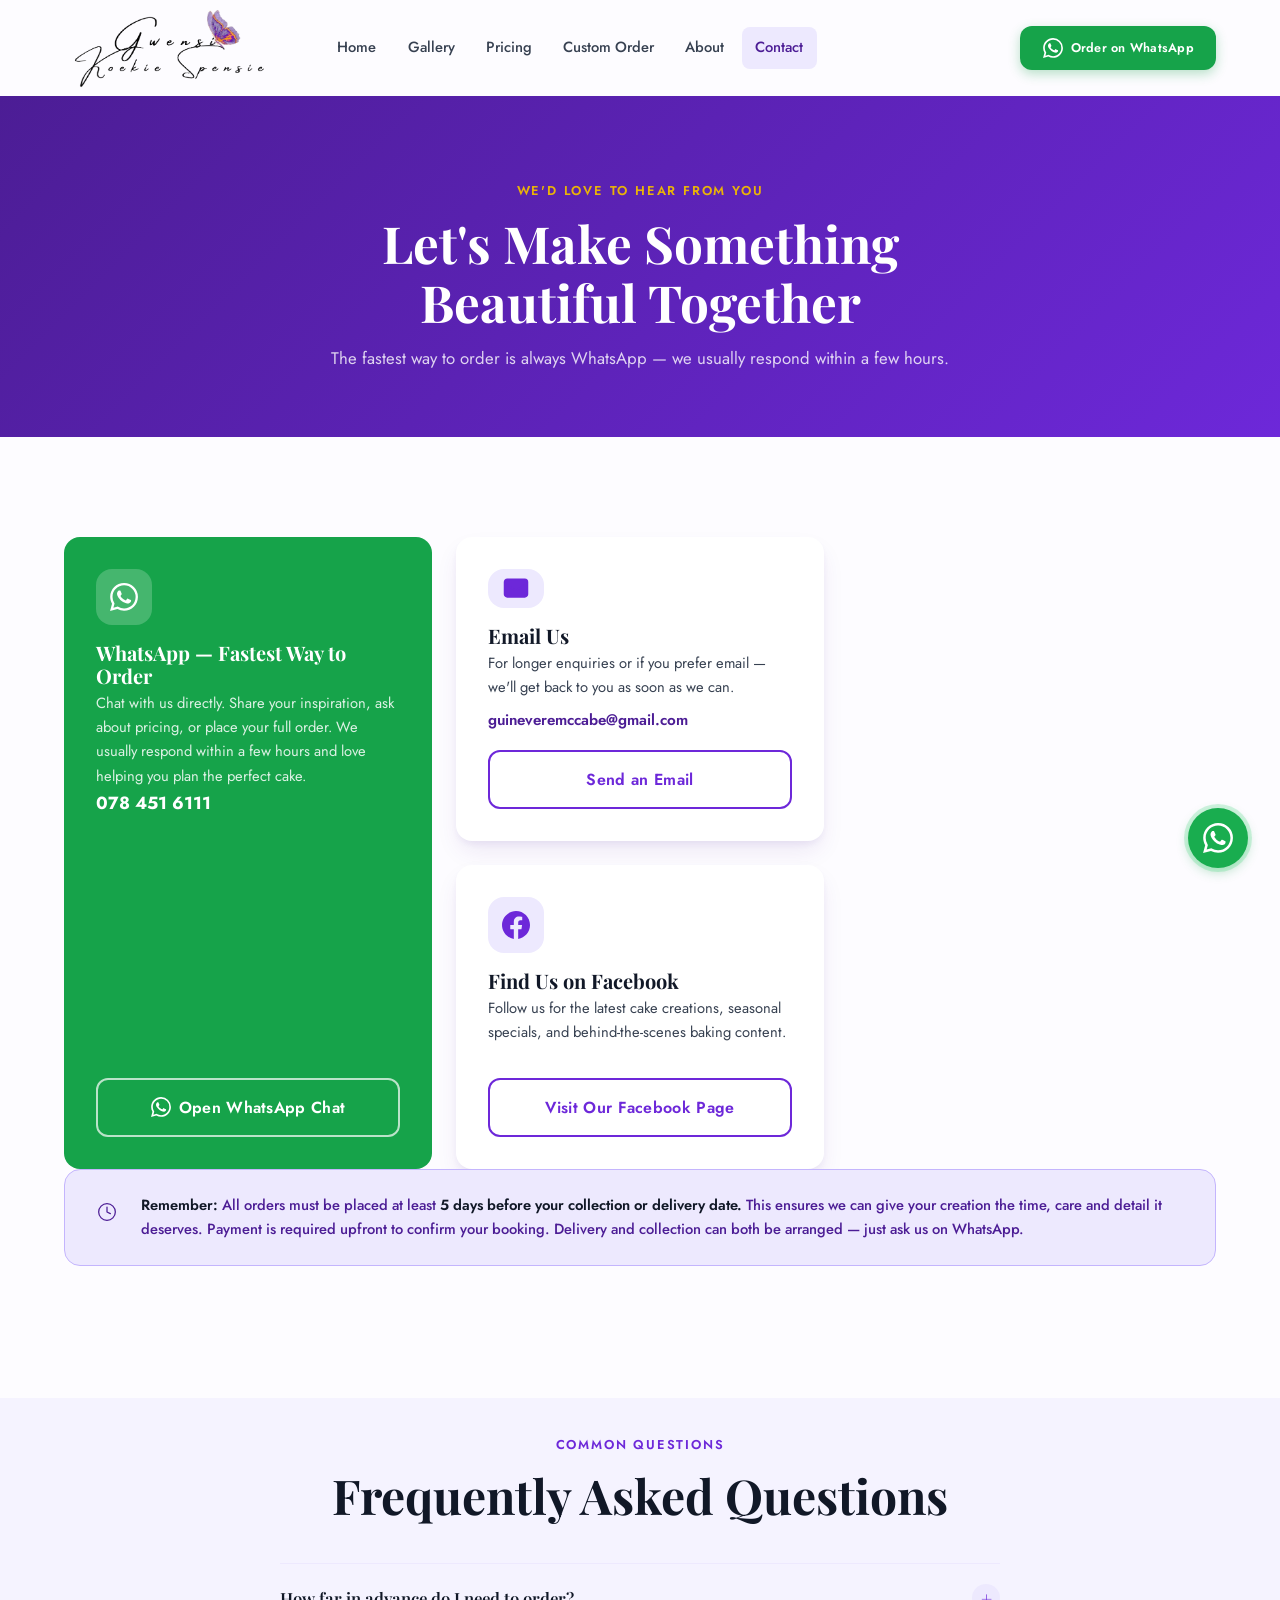
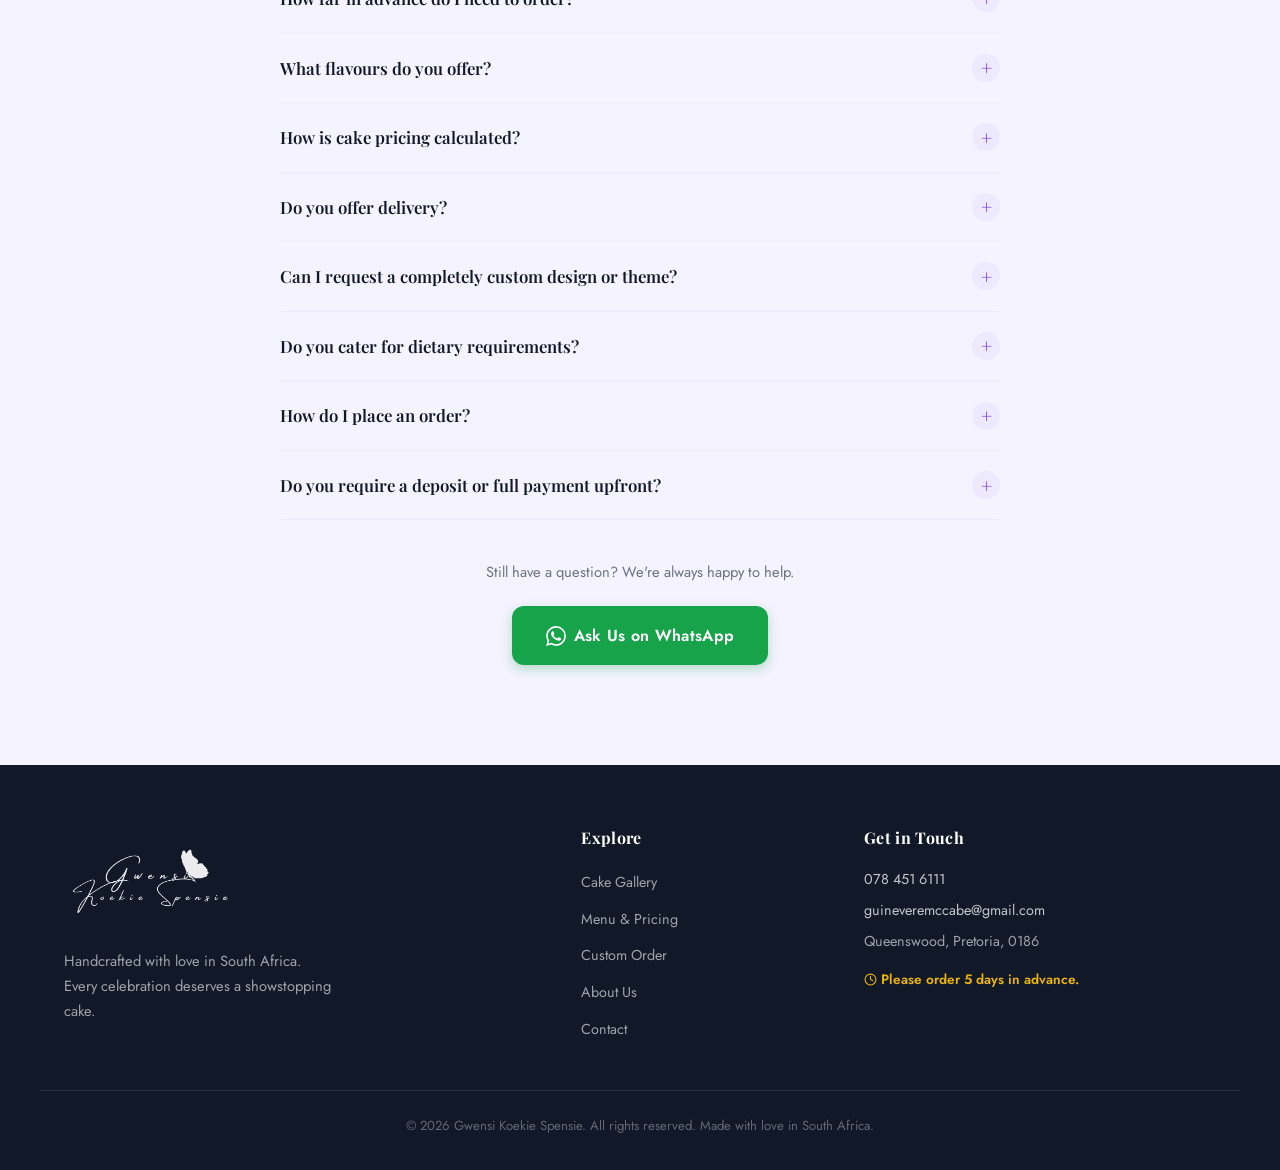
<file: contact.html>
<!DOCTYPE html>
<html lang="en">
<head>
  <meta charset="UTF-8">
  <meta name="viewport" content="width=device-width, initial-scale=1.0">
  <meta name="description" content="Contact Gwensi Koekie Spensie — order custom cakes on WhatsApp, send us an email, or find us on Facebook. We respond within hours.">
  <meta name="theme-color" content="#4C1D95">
  <title>Contact — Gwensi Koekie Spensie</title>
  <link rel="icon" type="image/png" href="images/logo.png">
  <link rel="canonical" href="https://gwensi.co.za/contact">
  <meta property="og:type" content="website">
  <meta property="og:url" content="https://gwensi.co.za/contact">
  <meta property="og:title" content="Contact — Gwensi Koekie Spensie">
  <meta property="og:description" content="Contact Gwensi Koekie Spensie — order custom cakes on WhatsApp, send us an email, or find us on Facebook. We respond within hours.">
  <meta property="og:image" content="images/logo.png">
  <meta property="og:site_name" content="Gwensi Koekie Spensie">
  <link rel="preconnect" href="https://fonts.googleapis.com">
  <link rel="preconnect" href="https://fonts.gstatic.com" crossorigin>
  <link href="https://fonts.googleapis.com/css2?family=Playfair+Display:ital,wght@0,400;0,600;0,700;1,400&family=Jost:wght@300;400;500;600&display=swap" rel="stylesheet">
  <link rel="stylesheet" href="css/base.css">
  <link rel="stylesheet" href="css/components.css">
  <link rel="stylesheet" href="css/pages.css">
</head>
<body data-page="contact">

  <!-- HEADER -->
  <header class="site-header" id="site-header">
    <div class="container header-inner">
      <a href="index.html" class="logo-link" aria-label="Gwensi Koekie Spensie home">
        <img src="images/logo.png" alt="Gwensi Koekie Spensie logo" class="logo-img">
      </a>
      <nav class="main-nav" id="main-nav" aria-label="Main navigation">
        <ul class="nav-list">
          <li><a href="index.html">Home</a></li>
          <li><a href="gallery.html">Gallery</a></li>
          <li><a href="pricing.html">Pricing</a></li>
          <li><a href="order.html">Custom Order</a></li>
          <li><a href="about.html">About</a></li>
          <li><a href="contact.html">Contact</a></li>
        </ul>
      </nav>
      <a href="https://wa.me/27784516111?text=Hi%20Gwensi!%20I%27d%20love%20to%20place%20an%20order." target="_blank" rel="noopener noreferrer" class="btn btn-whatsapp header-wa-btn">
        <svg xmlns="http://www.w3.org/2000/svg" viewBox="0 0 24 24" fill="currentColor" aria-hidden="true" width="20" height="20"><path d="M17.472 14.382c-.297-.149-1.758-.867-2.03-.967-.273-.099-.471-.148-.67.15-.197.297-.767.966-.94 1.164-.173.199-.347.223-.644.075-.297-.15-1.255-.463-2.39-1.475-.883-.788-1.48-1.761-1.653-2.059-.173-.297-.018-.458.13-.606.134-.133.298-.347.446-.52.149-.174.198-.298.298-.497.099-.198.05-.371-.025-.52-.075-.149-.669-1.612-.916-2.207-.242-.579-.487-.5-.669-.51-.173-.008-.371-.01-.57-.01-.198 0-.52.074-.792.372-.272.297-1.04 1.016-1.04 2.479 0 1.462 1.065 2.875 1.213 3.074.149.198 2.096 3.2 5.077 4.487.709.306 1.262.489 1.694.625.712.227 1.36.195 1.871.118.571-.085 1.758-.719 2.006-1.413.248-.694.248-1.289.173-1.413-.074-.124-.272-.198-.57-.347m-5.421 7.403h-.004a9.87 9.87 0 01-5.031-1.378l-.361-.214-3.741.982.998-3.648-.235-.374a9.86 9.86 0 01-1.51-5.26c.001-5.45 4.436-9.884 9.888-9.884 2.64 0 5.122 1.03 6.988 2.898a9.825 9.825 0 012.893 6.994c-.003 5.45-4.437 9.884-9.885 9.884m8.413-18.297A11.815 11.815 0 0012.05 0C5.495 0 .16 5.335.157 11.892c0 2.096.547 4.142 1.588 5.945L.057 24l6.305-1.654a11.882 11.882 0 005.683 1.448h.005c6.554 0 11.89-5.335 11.893-11.893a11.821 11.821 0 00-3.48-8.413z"/></svg>
        Order on WhatsApp
      </a>
      <button class="hamburger" id="hamburger" aria-label="Open navigation menu" aria-expanded="false" aria-controls="main-nav">
        <span></span><span></span><span></span>
      </button>
    </div>
  </header>

  <main>

    <!-- HERO -->
    <section class="contact-hero">
      <span class="eyebrow eyebrow--gold">We'd Love to Hear from You</span>
      <h1 style="font-size: clamp(1.9rem, 4vw, 3.2rem);">Let's Make Something<br>Beautiful Together</h1>
      <p style="margin-top: 0.75rem;">The fastest way to order is always WhatsApp — we usually respond within a few hours.</p>
    </section>

    <!-- CONTACT CARDS -->
    <section class="section">
      <div class="container">

        <div class="contact-grid reveal">

          <!-- WhatsApp — Primary / Dominant -->
          <div class="contact-card contact-card--primary">
            <div class="contact-card__icon" aria-hidden="true">
              <svg xmlns="http://www.w3.org/2000/svg" viewBox="0 0 24 24" aria-hidden="true"><path d="M17.472 14.382c-.297-.149-1.758-.867-2.03-.967-.273-.099-.471-.148-.67.15-.197.297-.767.966-.94 1.164-.173.199-.347.223-.644.075-.297-.15-1.255-.463-2.39-1.475-.883-.788-1.48-1.761-1.653-2.059-.173-.297-.018-.458.13-.606.134-.133.298-.347.446-.52.149-.174.198-.298.298-.497.099-.198.05-.371-.025-.52-.075-.149-.669-1.612-.916-2.207-.242-.579-.487-.5-.669-.51-.173-.008-.371-.01-.57-.01-.198 0-.52.074-.792.372-.272.297-1.04 1.016-1.04 2.479 0 1.462 1.065 2.875 1.213 3.074.149.198 2.096 3.2 5.077 4.487.709.306 1.262.489 1.694.625.712.227 1.36.195 1.871.118.571-.085 1.758-.719 2.006-1.413.248-.694.248-1.289.173-1.413-.074-.124-.272-.198-.57-.347m-5.421 7.403h-.004a9.87 9.87 0 01-5.031-1.378l-.361-.214-3.741.982.998-3.648-.235-.374a9.86 9.86 0 01-1.51-5.26c.001-5.45 4.436-9.884 9.888-9.884 2.64 0 5.122 1.03 6.988 2.898a9.825 9.825 0 012.893 6.994c-.003 5.45-4.437 9.884-9.885 9.884m8.413-18.297A11.815 11.815 0 0012.05 0C5.495 0 .16 5.335.157 11.892c0 2.096.547 4.142 1.588 5.945L.057 24l6.305-1.654a11.882 11.882 0 005.683 1.448h.005c6.554 0 11.89-5.335 11.893-11.893a11.821 11.821 0 00-3.48-8.413z" fill="white"/></svg>
            </div>
            <div>
              <h2 class="contact-card__title">WhatsApp — Fastest Way to Order</h2>
              <p class="contact-card__text">Chat with us directly. Share your inspiration, ask about pricing, or place your full order. We usually respond within a few hours and love helping you plan the perfect cake.</p>
              <p class="contact-card__phone">078 451 6111</p>
            </div>
            <a href="https://wa.me/27784516111?text=Hi%20Gwensi!%20I%27d%20love%20to%20chat%20about%20placing%20an%20order." target="_blank" rel="noopener noreferrer" class="btn btn-outline-white btn--full" style="margin-top: auto; border-color: rgba(255,255,255,0.7);" aria-label="Open WhatsApp to chat with Gwensi">
              <svg xmlns="http://www.w3.org/2000/svg" viewBox="0 0 24 24" fill="currentColor" width="20" height="20" aria-hidden="true"><path d="M17.472 14.382c-.297-.149-1.758-.867-2.03-.967-.273-.099-.471-.148-.67.15-.197.297-.767.966-.94 1.164-.173.199-.347.223-.644.075-.297-.15-1.255-.463-2.39-1.475-.883-.788-1.48-1.761-1.653-2.059-.173-.297-.018-.458.13-.606.134-.133.298-.347.446-.52.149-.174.198-.298.298-.497.099-.198.05-.371-.025-.52-.075-.149-.669-1.612-.916-2.207-.242-.579-.487-.5-.669-.51-.173-.008-.371-.01-.57-.01-.198 0-.52.074-.792.372-.272.297-1.04 1.016-1.04 2.479 0 1.462 1.065 2.875 1.213 3.074.149.198 2.096 3.2 5.077 4.487.709.306 1.262.489 1.694.625.712.227 1.36.195 1.871.118.571-.085 1.758-.719 2.006-1.413.248-.694.248-1.289.173-1.413-.074-.124-.272-.198-.57-.347m-5.421 7.403h-.004a9.87 9.87 0 01-5.031-1.378l-.361-.214-3.741.982.998-3.648-.235-.374a9.86 9.86 0 01-1.51-5.26c.001-5.45 4.436-9.884 9.888-9.884 2.64 0 5.122 1.03 6.988 2.898a9.825 9.825 0 012.893 6.994c-.003 5.45-4.437 9.884-9.885 9.884m8.413-18.297A11.815 11.815 0 0012.05 0C5.495 0 .16 5.335.157 11.892c0 2.096.547 4.142 1.588 5.945L.057 24l6.305-1.654a11.882 11.882 0 005.683 1.448h.005c6.554 0 11.89-5.335 11.893-11.893a11.821 11.821 0 00-3.48-8.413z"/></svg>
              Open WhatsApp Chat
            </a>
          </div>

          <!-- Right column: Email + Facebook -->
          <div style="display: flex; flex-direction: column; gap: 1.5rem;">

            <!-- Email -->
            <div class="contact-card contact-card--secondary" style="flex: 1;">
              <div class="contact-card__icon" aria-hidden="true">
                <svg xmlns="http://www.w3.org/2000/svg" fill="none" viewBox="0 0 24 24" stroke-width="1.5" stroke="var(--purple-mid)" width="28" height="28" aria-hidden="true"><path stroke-linecap="round" stroke-linejoin="round" d="M21.75 6.75v10.5a2.25 2.25 0 01-2.25 2.25h-15a2.25 2.25 0 01-2.25-2.25V6.75m19.5 0A2.25 2.25 0 0019.5 4.5h-15a2.25 2.25 0 00-2.25 2.25m19.5 0v.243a2.25 2.25 0 01-1.07 1.916l-7.5 4.615a2.25 2.25 0 01-2.36 0L3.32 8.91a2.25 2.25 0 01-1.07-1.916V6.75"/></svg>
              </div>
              <div>
                <h3 class="contact-card__title" style="color: var(--text-dark);">Email Us</h3>
                <p class="contact-card__text">For longer enquiries or if you prefer email — we'll get back to you as soon as we can.</p>
                <p style="font-weight: 600; color: var(--purple-deep); font-size: 0.95rem; margin-top: 0.5rem;">guineveremccabe@gmail.com</p>
              </div>
              <a href="mailto:guineveremccabe@gmail.com" class="btn btn-outline btn--full" style="margin-top: auto;">
                Send an Email
              </a>
            </div>

            <!-- Facebook -->
            <div class="contact-card contact-card--secondary" style="flex: 1;">
              <div class="contact-card__icon" aria-hidden="true">
                <svg xmlns="http://www.w3.org/2000/svg" viewBox="0 0 24 24" width="28" height="28" fill="var(--purple-mid)" aria-hidden="true"><path d="M24 12.073c0-6.627-5.373-12-12-12s-12 5.373-12 12c0 5.99 4.388 10.954 10.125 11.854v-8.385H7.078v-3.47h3.047V9.43c0-3.007 1.792-4.669 4.533-4.669 1.312 0 2.686.235 2.686.235v2.953H15.83c-1.491 0-1.956.925-1.956 1.874v2.25h3.328l-.532 3.47h-2.796v8.385C19.612 23.027 24 18.062 24 12.073z"/></svg>
              </div>
              <div>
                <h3 class="contact-card__title" style="color: var(--text-dark);">Find Us on Facebook</h3>
                <p class="contact-card__text">Follow us for the latest cake creations, seasonal specials, and behind-the-scenes baking content.</p>
              </div>
              <a href="https://www.facebook.com/GwensiKoekieSpensie" target="_blank" rel="noopener noreferrer" class="btn btn-outline btn--full" style="margin-top: auto;">
                Visit Our Facebook Page
              </a>
            </div>

          </div>

        </div>

        <!-- Order Reminder -->
        <div class="order-reminder reveal">
          <span class="order-reminder__icon"><svg xmlns="http://www.w3.org/2000/svg" fill="none" viewBox="0 0 24 24" stroke="currentColor" stroke-width="1.5" stroke-linecap="round" stroke-linejoin="round" aria-hidden="true"><circle cx="12" cy="12" r="10"/><polyline points="12 6 12 12 16 14"/></svg></span>
          <div>
            <p><strong>Remember:</strong> All orders must be placed at least <strong>5 days before your collection or delivery date.</strong> This ensures we can give your creation the time, care and detail it deserves. Payment is required upfront to confirm your booking. Delivery and collection can both be arranged — just ask us on WhatsApp.</p>
          </div>
        </div>

      </div>
    </section>

    <!-- FAQ ACCORDION -->
    <section class="section" style="background: var(--purple-tint); padding-top: 2rem;">
      <div class="container">
        <div class="text-center reveal" style="margin-bottom: 2.5rem;">
          <span class="eyebrow">Common Questions</span>
          <h2 class="section-heading">Frequently Asked Questions</h2>
        </div>

        <div class="faq-list reveal">

          <div class="faq-item">
            <button class="faq-question" aria-expanded="false">
              How far in advance do I need to order?
              <span class="faq-icon" aria-hidden="true">+</span>
            </button>
            <div class="faq-answer" role="region">
              <p>All orders require a minimum of <strong>5 days advance notice</strong> before your collection or delivery date. This gives us the time to source the best ingredients, design your cake properly, and bake and decorate it with the care it deserves. For large or complex orders (multi-tier, sculpted cakes, or large sweet tables) we recommend ordering 7–14 days in advance.</p>
            </div>
          </div>

          <div class="faq-item">
            <button class="faq-question" aria-expanded="false">
              What flavours do you offer?
              <span class="faq-icon" aria-hidden="true">+</span>
            </button>
            <div class="faq-answer" role="region">
              <p>We offer 16 flavours, all included in the cake price at no extra charge: Vanilla, Chocolate, Coffee, Carrot, Choc Chip, Choc &amp; Caramel, Peanut Butter, Cookies &amp; Cream, Vanilla with Oreo, Strawberry, Lemon, Orange, Red Velvet, Blue Velvet, Salted Caramel, and Marble. Our most popular are Salted Caramel, Red Velvet, and Choc &amp; Caramel.</p>
            </div>
          </div>

          <div class="faq-item">
            <button class="faq-question" aria-expanded="false">
              How is cake pricing calculated?
              <span class="faq-icon" aria-hidden="true">+</span>
            </button>
            <div class="faq-answer" role="region">
              <p>Our cakes are priced by size — from R250 for a 12cm cake up to R900+ for large or tiered designs. One tier equals three layers, and your chosen flavour is always included in the price. Highly detailed, sculpted, or multi-tier cakes are quoted individually based on complexity and design requirements. <a href="pricing.html" style="color: var(--purple-deep); font-weight: 600;">See our full pricing page</a> or WhatsApp us for a personalised quote.</p>
            </div>
          </div>

          <div class="faq-item">
            <button class="faq-question" aria-expanded="false">
              Do you offer delivery?
              <span class="faq-icon" aria-hidden="true">+</span>
            </button>
            <div class="faq-answer" role="region">
              <p>Yes, delivery can be arranged. Please WhatsApp us to discuss availability and delivery fees for your area. We also offer collection — just confirm your collection address and time with us when you place your order.</p>
            </div>
          </div>

          <div class="faq-item">
            <button class="faq-question" aria-expanded="false">
              Can I request a completely custom design or theme?
              <span class="faq-icon" aria-hidden="true">+</span>
            </button>
            <div class="faq-answer" role="region">
              <p>Absolutely — custom designs are our speciality! Whether you have a detailed vision or just a rough idea, we love bringing new concepts to life. Send us a photo reference, a description, or even just a colour palette and we'll work with you to create something unique. Character cakes, themed designs, sculpted cakes — bring us your idea and we'll make it happen.</p>
            </div>
          </div>

          <div class="faq-item">
            <button class="faq-question" aria-expanded="false">
              Do you cater for dietary requirements?
              <span class="faq-icon" aria-hidden="true">+</span>
            </button>
            <div class="faq-answer" role="region">
              <p>We do offer some options for dietary needs — please WhatsApp us to discuss your specific requirements before ordering. We'll always be honest about what we can accommodate to ensure your cake is both safe and delicious.</p>
            </div>
          </div>

          <div class="faq-item">
            <button class="faq-question" aria-expanded="false">
              How do I place an order?
              <span class="faq-icon" aria-hidden="true">+</span>
            </button>
            <div class="faq-answer" role="region">
              <p>The easiest way is to <a href="https://wa.me/27784516111?text=Hi%20Gwensi!%20I%27d%20love%20to%20place%20an%20order." target="_blank" rel="noopener noreferrer" style="color: var(--purple-deep); font-weight: 600;">WhatsApp us directly</a> with your event date, what you'd like, your chosen flavour, and any design ideas. You can also use our <a href="order.html" style="color: var(--purple-deep); font-weight: 600;">Custom Order form</a> which builds a fully formatted WhatsApp message for you. Once we confirm your order and receive payment, your date is locked in.</p>
            </div>
          </div>

          <div class="faq-item">
            <button class="faq-question" aria-expanded="false">
              Do you require a deposit or full payment upfront?
              <span class="faq-icon" aria-hidden="true">+</span>
            </button>
            <div class="faq-answer" role="region">
              <p>Full payment is required upfront to confirm your order and secure your date. We accept EFT and cash on collection. Once payment is received your slot is confirmed and we get to work on your creation.</p>
            </div>
          </div>

        </div>

        <div class="text-center" style="margin-top: 2.5rem;">
          <p style="color: var(--text-light); margin-bottom: 1.25rem; font-size: 0.92rem;">Still have a question? We're always happy to help.</p>
          <a href="https://wa.me/27784516111?text=Hi%20Gwensi!%20I%20have%20a%20question%20about%20ordering." target="_blank" rel="noopener noreferrer" class="btn btn-whatsapp">
            <svg xmlns="http://www.w3.org/2000/svg" viewBox="0 0 24 24" fill="currentColor" width="20" height="20" aria-hidden="true"><path d="M17.472 14.382c-.297-.149-1.758-.867-2.03-.967-.273-.099-.471-.148-.67.15-.197.297-.767.966-.94 1.164-.173.199-.347.223-.644.075-.297-.15-1.255-.463-2.39-1.475-.883-.788-1.48-1.761-1.653-2.059-.173-.297-.018-.458.13-.606.134-.133.298-.347.446-.52.149-.174.198-.298.298-.497.099-.198.05-.371-.025-.52-.075-.149-.669-1.612-.916-2.207-.242-.579-.487-.5-.669-.51-.173-.008-.371-.01-.57-.01-.198 0-.52.074-.792.372-.272.297-1.04 1.016-1.04 2.479 0 1.462 1.065 2.875 1.213 3.074.149.198 2.096 3.2 5.077 4.487.709.306 1.262.489 1.694.625.712.227 1.36.195 1.871.118.571-.085 1.758-.719 2.006-1.413.248-.694.248-1.289.173-1.413-.074-.124-.272-.198-.57-.347m-5.421 7.403h-.004a9.87 9.87 0 01-5.031-1.378l-.361-.214-3.741.982.998-3.648-.235-.374a9.86 9.86 0 01-1.51-5.26c.001-5.45 4.436-9.884 9.888-9.884 2.64 0 5.122 1.03 6.988 2.898a9.825 9.825 0 012.893 6.994c-.003 5.45-4.437 9.884-9.885 9.884m8.413-18.297A11.815 11.815 0 0012.05 0C5.495 0 .16 5.335.157 11.892c0 2.096.547 4.142 1.588 5.945L.057 24l6.305-1.654a11.882 11.882 0 005.683 1.448h.005c6.554 0 11.89-5.335 11.893-11.893a11.821 11.821 0 00-3.48-8.413z"/></svg>
            Ask Us on WhatsApp
          </a>
        </div>

      </div>
    </section>

  </main>

  <!-- FOOTER -->
  <footer class="site-footer">
    <div class="container footer-grid">
      <div class="footer-brand">
        <img src="images/logo.png" alt="Gwensi Koekie Spensie" class="footer-logo" loading="lazy">
        <p>Handcrafted with love in South Africa.<br>Every celebration deserves a showstopping cake.</p>
      </div>
      <div class="footer-links">
        <h4>Explore</h4>
        <ul>
          <li><a href="gallery.html">Cake Gallery</a></li>
          <li><a href="pricing.html">Menu &amp; Pricing</a></li>
          <li><a href="order.html">Custom Order</a></li>
          <li><a href="about.html">About Us</a></li>
          <li><a href="contact.html">Contact</a></li>
        </ul>
      </div>
      <div class="footer-contact">
        <h4>Get in Touch</h4>
        <p><a href="https://wa.me/27784516111" target="_blank" rel="noopener noreferrer">078 451 6111</a></p>
        <p><a href="mailto:guineveremccabe@gmail.com">guineveremccabe@gmail.com</a></p>
        <p>Queenswood, Pretoria, 0186</p><p class="footer-notice"><svg xmlns="http://www.w3.org/2000/svg" width="13" height="13" fill="none" viewBox="0 0 24 24" stroke="currentColor" stroke-width="2" stroke-linecap="round" stroke-linejoin="round" aria-hidden="true" style="display:inline-block;vertical-align:-2px;margin-right:4px"><circle cx="12" cy="12" r="10"/><polyline points="12 6 12 12 16 14"/></svg>Please order 5 days in advance.</p>
      </div>
    </div>
    <div class="footer-bottom container">
      <p>© 2026 Gwensi Koekie Spensie. All rights reserved. Made with love in South Africa.</p>
    </div>
  </footer>

  <!-- FLOATING WHATSAPP BUBBLE -->
  <button class="scroll-top-btn" id="scroll-top-btn" aria-label="Scroll to top"><svg viewBox="0 0 24 24" aria-hidden="true"><polyline points="18 15 12 9 6 15"></polyline></svg></button>

    <a href="https://wa.me/27784516111?text=Hi%20Gwensi!%20I%27d%20love%20to%20place%20an%20order." target="_blank" rel="noopener noreferrer" class="wa-bubble" aria-label="Order on WhatsApp">
    <svg xmlns="http://www.w3.org/2000/svg" viewBox="0 0 24 24" aria-hidden="true"><path d="M17.472 14.382c-.297-.149-1.758-.867-2.03-.967-.273-.099-.471-.148-.67.15-.197.297-.767.966-.94 1.164-.173.199-.347.223-.644.075-.297-.15-1.255-.463-2.39-1.475-.883-.788-1.48-1.761-1.653-2.059-.173-.297-.018-.458.13-.606.134-.133.298-.347.446-.52.149-.174.198-.298.298-.497.099-.198.05-.371-.025-.52-.075-.149-.669-1.612-.916-2.207-.242-.579-.487-.5-.669-.51-.173-.008-.371-.01-.57-.01-.198 0-.52.074-.792.372-.272.297-1.04 1.016-1.04 2.479 0 1.462 1.065 2.875 1.213 3.074.149.198 2.096 3.2 5.077 4.487.709.306 1.262.489 1.694.625.712.227 1.36.195 1.871.118.571-.085 1.758-.719 2.006-1.413.248-.694.248-1.289.173-1.413-.074-.124-.272-.198-.57-.347m-5.421 7.403h-.004a9.87 9.87 0 01-5.031-1.378l-.361-.214-3.741.982.998-3.648-.235-.374a9.86 9.86 0 01-1.51-5.26c.001-5.45 4.436-9.884 9.888-9.884 2.64 0 5.122 1.03 6.988 2.898a9.825 9.825 0 012.893 6.994c-.003 5.45-4.437 9.884-9.885 9.884m8.413-18.297A11.815 11.815 0 0012.05 0C5.495 0 .16 5.335.157 11.892c0 2.096.547 4.142 1.588 5.945L.057 24l6.305-1.654a11.882 11.882 0 005.683 1.448h.005c6.554 0 11.89-5.335 11.893-11.893a11.821 11.821 0 00-3.48-8.413z"/></svg>
    <span class="wa-bubble__tooltip">Order on WhatsApp</span>
  </a>

  <script src="js/main.js" defer></script>
</body>
</html>
</file>
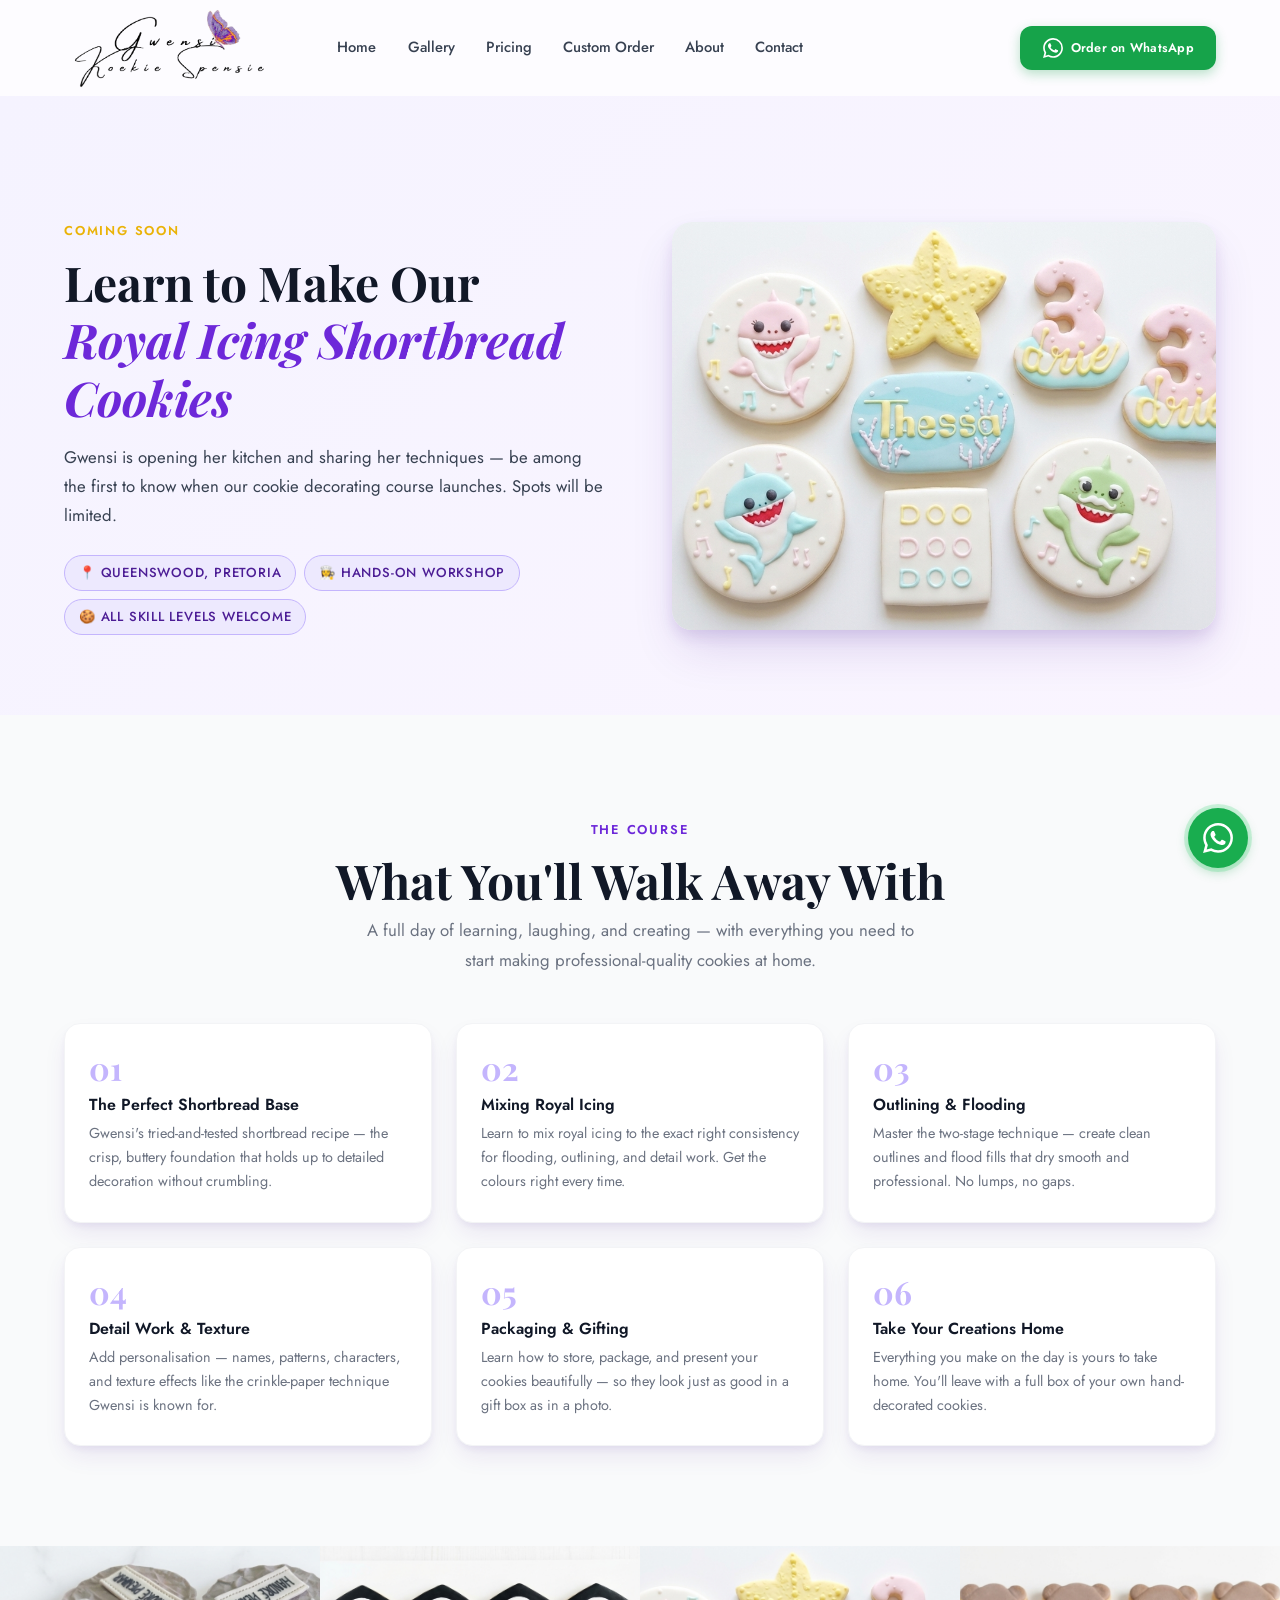
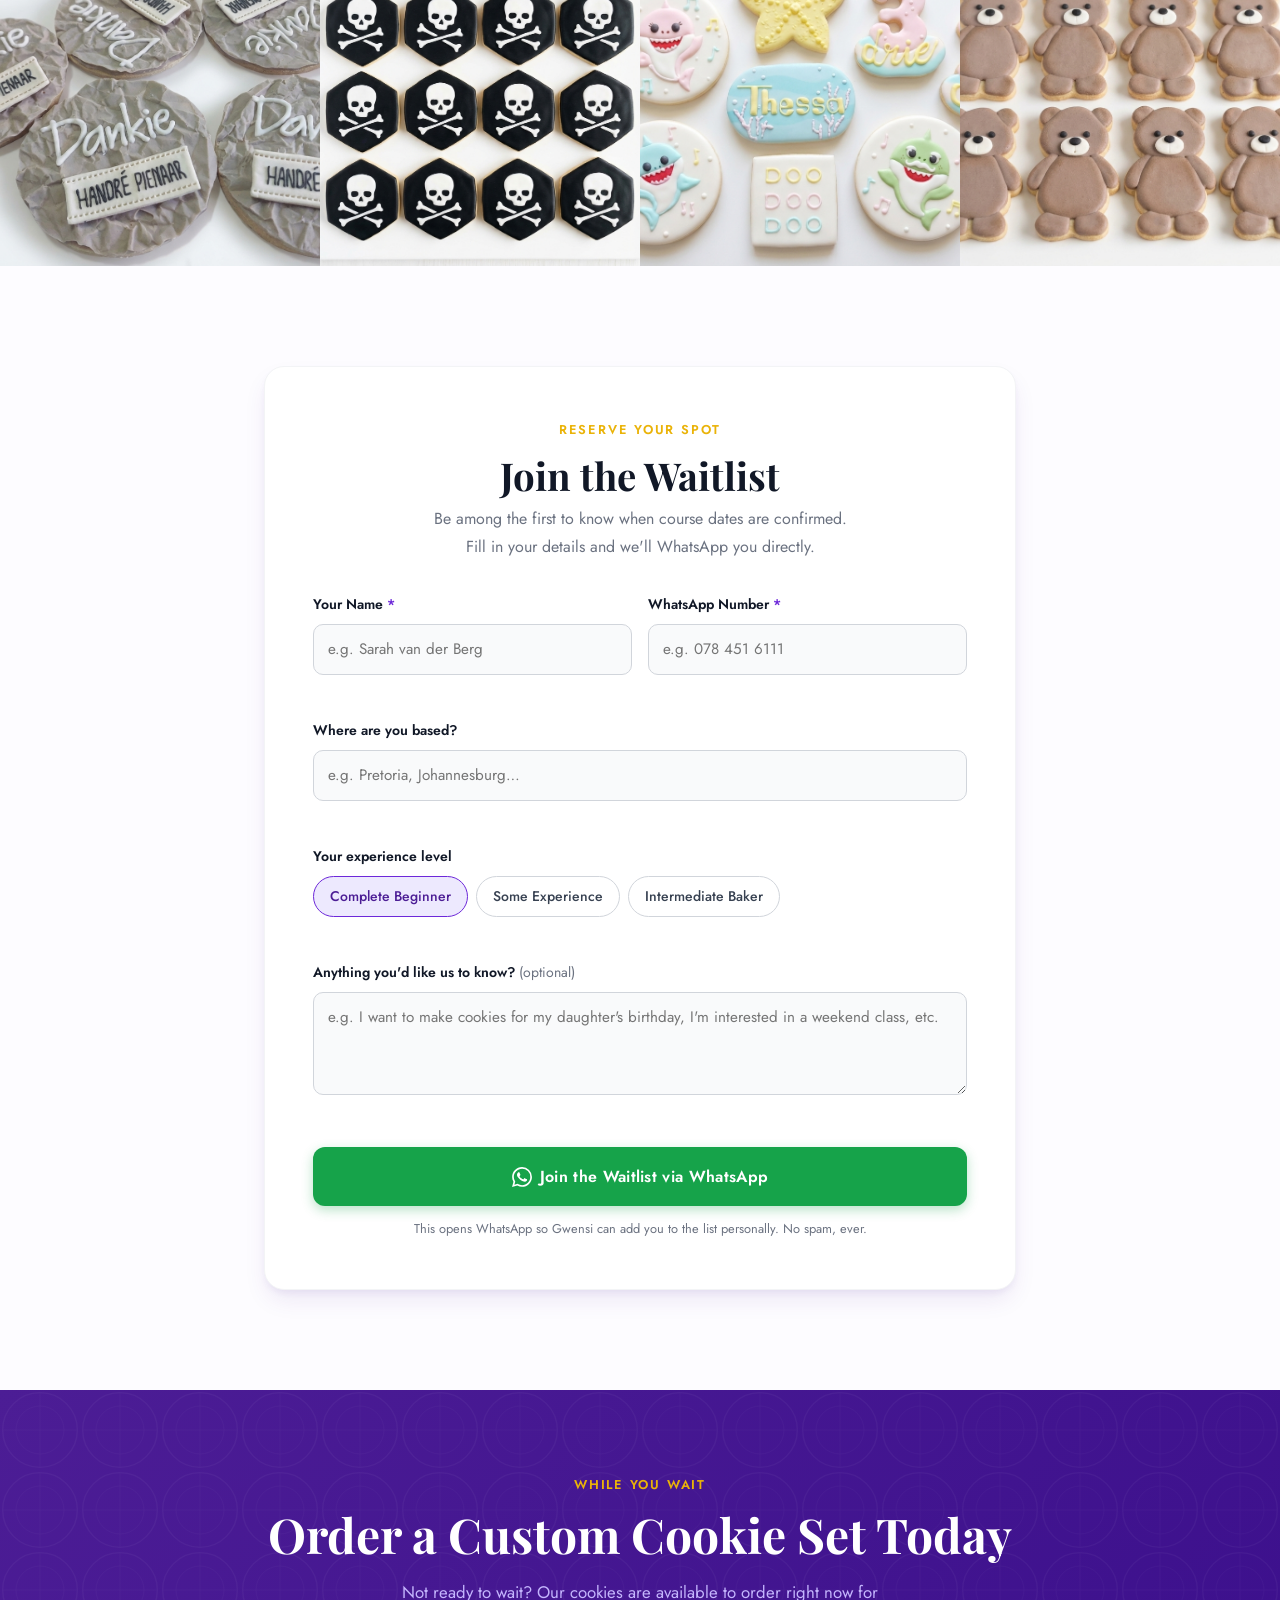
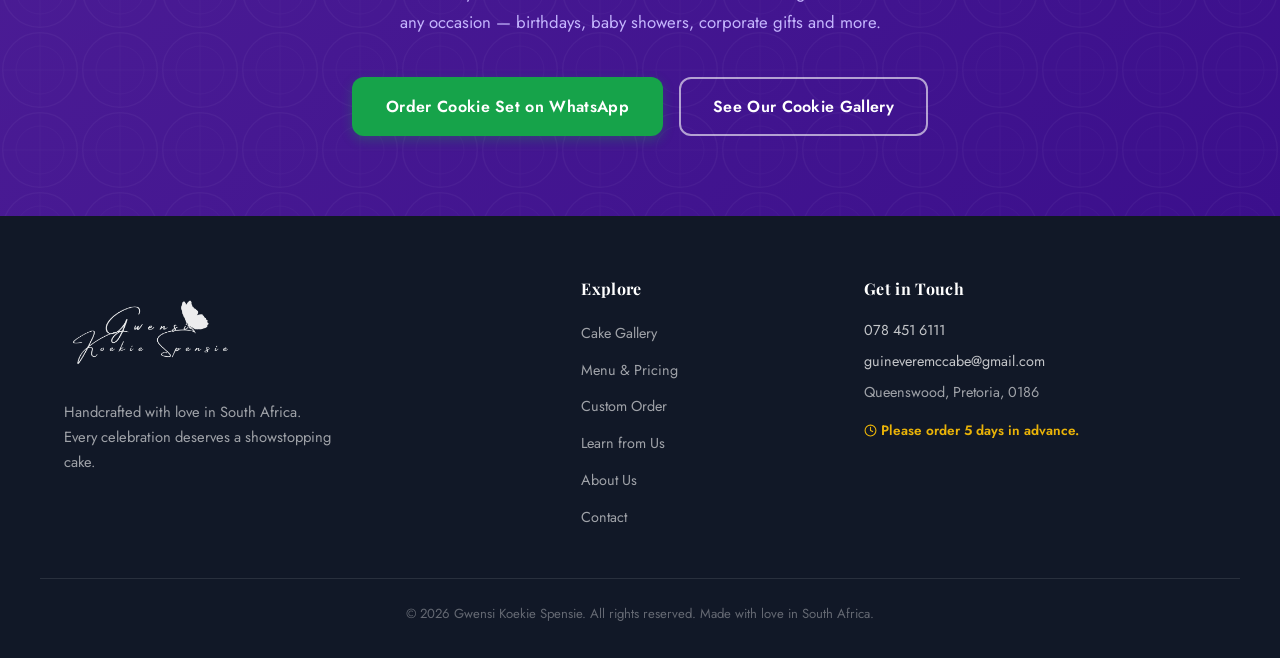
<file: learn.html>
<!DOCTYPE html>
<html lang="en">
<head>
  <meta charset="UTF-8">
  <meta name="viewport" content="width=device-width, initial-scale=1.0">
  <meta name="description" content="Learn to make Gwensi's Special Royal Icing Shortbread Cookies — join the waitlist for our upcoming baking course in Pretoria.">
  <meta name="theme-color" content="#4C1D95">
  <title>Learn from Us — Gwensi Koekie Spensie</title>
  <link rel="icon" type="image/png" href="images/logo.png">
  <link rel="preconnect" href="https://fonts.googleapis.com">
  <link rel="preconnect" href="https://fonts.gstatic.com" crossorigin>
  <link href="https://fonts.googleapis.com/css2?family=Playfair+Display:ital,wght@0,400;0,600;0,700;1,400&family=Jost:wght@300;400;500;600&display=swap" rel="stylesheet">
  <link rel="stylesheet" href="css/base.css">
  <link rel="stylesheet" href="css/components.css">
  <link rel="stylesheet" href="css/pages.css">
</head>
<body data-page="learn">

  <!-- HEADER -->
  <header class="site-header" id="site-header">
    <div class="container header-inner">
      <a href="index.html" class="logo-link" aria-label="Gwensi Koekie Spensie home">
        <img src="images/logo.png" alt="Gwensi Koekie Spensie logo" class="logo-img">
      </a>
      <nav class="main-nav" id="main-nav" aria-label="Main navigation">
        <ul class="nav-list">
          <li><a href="index.html">Home</a></li>
          <li><a href="gallery.html">Gallery</a></li>
          <li><a href="pricing.html">Pricing</a></li>
          <li><a href="order.html">Custom Order</a></li>
          <li><a href="about.html">About</a></li>
          <li><a href="contact.html">Contact</a></li>
        </ul>
      </nav>
      <a href="https://wa.me/27784516111?text=Hi%20Gwensi!%20I%27d%20love%20to%20place%20an%20order." target="_blank" rel="noopener noreferrer" class="btn btn-whatsapp header-wa-btn">
        <svg xmlns="http://www.w3.org/2000/svg" viewBox="0 0 24 24" fill="currentColor" aria-hidden="true" width="20" height="20"><path d="M17.472 14.382c-.297-.149-1.758-.867-2.03-.967-.273-.099-.471-.148-.67.15-.197.297-.767.966-.94 1.164-.173.199-.347.223-.644.075-.297-.15-1.255-.463-2.39-1.475-.883-.788-1.48-1.761-1.653-2.059-.173-.297-.018-.458.13-.606.134-.133.298-.347.446-.52.149-.174.198-.298.298-.497.099-.198.05-.371-.025-.52-.075-.149-.669-1.612-.916-2.207-.242-.579-.487-.5-.669-.51-.173-.008-.371-.01-.57-.01-.198 0-.52.074-.792.372-.272.297-1.04 1.016-1.04 2.479 0 1.462 1.065 2.875 1.213 3.074.149.198 2.096 3.2 5.077 4.487.709.306 1.262.489 1.694.625.712.227 1.36.195 1.871.118.571-.085 1.758-.719 2.006-1.413.248-.694.248-1.289.173-1.413-.074-.124-.272-.198-.57-.347m-5.421 7.403h-.004a9.87 9.87 0 01-5.031-1.378l-.361-.214-3.741.982.998-3.648-.235-.374a9.86 9.86 0 01-1.51-5.26c.001-5.45 4.436-9.884 9.888-9.884 2.64 0 5.122 1.03 6.988 2.898a9.825 9.825 0 012.893 6.994c-.003 5.45-4.437 9.884-9.885 9.884m8.413-18.297A11.815 11.815 0 0012.05 0C5.495 0 .16 5.335.157 11.892c0 2.096.547 4.142 1.588 5.945L.057 24l6.305-1.654a11.882 11.882 0 005.683 1.448h.005c6.554 0 11.89-5.335 11.893-11.893a11.821 11.821 0 00-3.48-8.413z"/></svg>
        Order on WhatsApp
      </a>
      <button class="hamburger" id="hamburger" aria-label="Open navigation menu" aria-expanded="false" aria-controls="main-nav">
        <span></span><span></span><span></span>
      </button>
    </div>
  </header>

  <main>

    <!-- HERO -->
    <section class="learn-hero">
      <div class="container learn-hero__inner">
        <div class="learn-hero__text">
          <span class="eyebrow eyebrow--gold">Coming Soon</span>
          <h1 class="learn-hero__title">Learn to Make Our<br><em>Royal Icing Shortbread Cookies</em></h1>
          <p class="learn-hero__sub">Gwensi is opening her kitchen and sharing her techniques — be among the first to know when our cookie decorating course launches. Spots will be limited.</p>
          <div class="learn-hero__badges">
            <span class="badge badge--purple">📍 Queenswood, Pretoria</span>
            <span class="badge badge--purple">👩‍🍳 Hands-On Workshop</span>
            <span class="badge badge--purple">🍪 All Skill Levels Welcome</span>
          </div>
        </div>
        <div class="learn-hero__img-wrap">
          <img src="images/cookies-baby-shark.jpg" alt="Beautiful Baby Shark themed royal icing cookie set — an example of what you'll learn to create" loading="eager" class="learn-hero__img">
        </div>
      </div>
    </section>

    <!-- WHAT YOU'LL LEARN -->
    <section class="section section--alt">
      <div class="container">
        <div class="text-center reveal">
          <span class="eyebrow">The Course</span>
          <h2 class="section-heading">What You'll Walk Away With</h2>
          <p class="section-sub">A full day of learning, laughing, and creating — with everything you need to start making professional-quality cookies at home.</p>
        </div>
        <div class="learn-modules reveal">
          <div class="learn-module">
            <div class="learn-module__num">01</div>
            <h3 class="learn-module__title">The Perfect Shortbread Base</h3>
            <p class="learn-module__text">Gwensi's tried-and-tested shortbread recipe — the crisp, buttery foundation that holds up to detailed decoration without crumbling.</p>
          </div>
          <div class="learn-module">
            <div class="learn-module__num">02</div>
            <h3 class="learn-module__title">Mixing Royal Icing</h3>
            <p class="learn-module__text">Learn to mix royal icing to the exact right consistency for flooding, outlining, and detail work. Get the colours right every time.</p>
          </div>
          <div class="learn-module">
            <div class="learn-module__num">03</div>
            <h3 class="learn-module__title">Outlining &amp; Flooding</h3>
            <p class="learn-module__text">Master the two-stage technique — create clean outlines and flood fills that dry smooth and professional. No lumps, no gaps.</p>
          </div>
          <div class="learn-module">
            <div class="learn-module__num">04</div>
            <h3 class="learn-module__title">Detail Work &amp; Texture</h3>
            <p class="learn-module__text">Add personalisation — names, patterns, characters, and texture effects like the crinkle-paper technique Gwensi is known for.</p>
          </div>
          <div class="learn-module">
            <div class="learn-module__num">05</div>
            <h3 class="learn-module__title">Packaging &amp; Gifting</h3>
            <p class="learn-module__text">Learn how to store, package, and present your cookies beautifully — so they look just as good in a gift box as in a photo.</p>
          </div>
          <div class="learn-module">
            <div class="learn-module__num">06</div>
            <h3 class="learn-module__title">Take Your Creations Home</h3>
            <p class="learn-module__text">Everything you make on the day is yours to take home. You'll leave with a full box of your own hand-decorated cookies.</p>
          </div>
        </div>
      </div>
    </section>

    <!-- COOKIE PHOTO STRIP -->
    <section class="learn-photo-strip">
      <img src="images/cookies-dankie.jpg" alt="Personalised Dankie royal icing cookies" loading="lazy">
      <img src="images/cookies-skull.jpg" alt="Bold skull and crossbones royal icing cookies" loading="lazy">
      <img src="images/cookies-baby-shark.jpg" alt="Baby Shark themed cookie set" loading="lazy">
      <img src="images/cookies-teddy-bears.jpg" alt="Teddy bear royal icing cookies" loading="lazy">
    </section>

    <!-- WAITLIST SECTION -->
    <section class="section" id="waitlist">
      <div class="container" style="max-width: var(--max-width-narrow);">
        <div class="waitlist-card reveal">
          <div class="text-center">
            <span class="eyebrow eyebrow--gold">Reserve Your Spot</span>
            <h2 style="font-family: var(--font-heading); font-size: clamp(1.6rem, 3vw, 2.4rem); margin-bottom: 0.5rem; color: var(--text-dark);">Join the Waitlist</h2>
            <p style="color: var(--text-light); margin-bottom: 2rem; max-width: 42ch; margin-inline: auto;">Be among the first to know when course dates are confirmed. Fill in your details and we'll WhatsApp you directly.</p>
          </div>

          <form class="waitlist-form" id="waitlist-form" novalidate>
            <div class="waitlist-form__row">
              <div class="form-group">
                <label for="wl-name">Your Name <span aria-hidden="true" style="color: var(--purple-mid);">*</span></label>
                <input type="text" id="wl-name" name="name" placeholder="e.g. Sarah van der Berg" required autocomplete="name">
              </div>
              <div class="form-group">
                <label for="wl-phone">WhatsApp Number <span aria-hidden="true" style="color: var(--purple-mid);">*</span></label>
                <input type="tel" id="wl-phone" name="phone" placeholder="e.g. 078 451 6111" required autocomplete="tel">
              </div>
            </div>
            <div class="form-group">
              <label for="wl-location">Where are you based?</label>
              <input type="text" id="wl-location" name="location" placeholder="e.g. Pretoria, Johannesburg…" autocomplete="address-level2">
            </div>
            <div class="form-group">
              <label>Your experience level</label>
              <div class="learn-level-chips" role="radiogroup" aria-label="Baking experience level">
                <label class="level-chip">
                  <input type="radio" name="level" value="complete-beginner" checked>
                  <span>Complete Beginner</span>
                </label>
                <label class="level-chip">
                  <input type="radio" name="level" value="some-experience">
                  <span>Some Experience</span>
                </label>
                <label class="level-chip">
                  <input type="radio" name="level" value="intermediate">
                  <span>Intermediate Baker</span>
                </label>
              </div>
            </div>
            <div class="form-group">
              <label for="wl-note">Anything you'd like us to know? <span style="color: var(--text-light); font-weight: 400;">(optional)</span></label>
              <textarea id="wl-note" name="note" rows="3" placeholder="e.g. I want to make cookies for my daughter's birthday, I'm interested in a weekend class, etc."></textarea>
            </div>

            <div class="waitlist-form__footer">
              <button type="submit" class="btn btn-whatsapp btn--full waitlist-submit-btn">
                <svg xmlns="http://www.w3.org/2000/svg" viewBox="0 0 24 24" fill="currentColor" width="20" height="20" aria-hidden="true"><path d="M17.472 14.382c-.297-.149-1.758-.867-2.03-.967-.273-.099-.471-.148-.67.15-.197.297-.767.966-.94 1.164-.173.199-.347.223-.644.075-.297-.15-1.255-.463-2.39-1.475-.883-.788-1.48-1.761-1.653-2.059-.173-.297-.018-.458.13-.606.134-.133.298-.347.446-.52.149-.174.198-.298.298-.497.099-.198.05-.371-.025-.52-.075-.149-.669-1.612-.916-2.207-.242-.579-.487-.5-.669-.51-.173-.008-.371-.01-.57-.01-.198 0-.52.074-.792.372-.272.297-1.04 1.016-1.04 2.479 0 1.462 1.065 2.875 1.213 3.074.149.198 2.096 3.2 5.077 4.487.709.306 1.262.489 1.694.625.712.227 1.36.195 1.871.118.571-.085 1.758-.719 2.006-1.413.248-.694.248-1.289.173-1.413-.074-.124-.272-.198-.57-.347m-5.421 7.403h-.004a9.87 9.87 0 01-5.031-1.378l-.361-.214-3.741.982.998-3.648-.235-.374a9.86 9.86 0 01-1.51-5.26c.001-5.45 4.436-9.884 9.888-9.884 2.64 0 5.122 1.03 6.988 2.898a9.825 9.825 0 012.893 6.994c-.003 5.45-4.437 9.884-9.885 9.884m8.413-18.297A11.815 11.815 0 0012.05 0C5.495 0 .16 5.335.157 11.892c0 2.096.547 4.142 1.588 5.945L.057 24l6.305-1.654a11.882 11.882 0 005.683 1.448h.005c6.554 0 11.89-5.335 11.893-11.893a11.821 11.821 0 00-3.48-8.413z"/></svg>
                Join the Waitlist via WhatsApp
              </button>
              <p class="waitlist-form__note">This opens WhatsApp so Gwensi can add you to the list personally. No spam, ever.</p>
            </div>
          </form>
        </div>
      </div>
    </section>

    <!-- BOTTOM CTA -->
    <section class="cta-banner">
      <div class="cta-banner__bg" aria-hidden="true"></div>
      <div class="container">
        <span class="eyebrow eyebrow--gold reveal">While You Wait</span>
        <h2 class="cta-banner__title reveal">Order a Custom Cookie Set Today</h2>
        <p class="cta-banner__sub reveal">Not ready to wait? Our cookies are available to order right now for any occasion — birthdays, baby showers, corporate gifts and more.</p>
        <div class="cta-banner__btns reveal">
          <a href="https://wa.me/27784516111?text=Hi%20Gwensi!%20I%27d%20love%20to%20order%20a%20custom%20royal%20icing%20cookie%20set.%20Can%20we%20chat%3F" target="_blank" rel="noopener noreferrer" class="btn btn-whatsapp">Order Cookie Set on WhatsApp</a>
          <a href="gallery.html" class="btn btn-outline-white">See Our Cookie Gallery</a>
        </div>
      </div>
    </section>

  </main>

  <!-- FOOTER -->
  <footer class="site-footer">
    <div class="container footer-grid">
      <div class="footer-brand">
        <img src="images/logo.png" alt="Gwensi Koekie Spensie" class="footer-logo" loading="lazy">
        <p>Handcrafted with love in South Africa.<br>Every celebration deserves a showstopping cake.</p>
      </div>
      <div class="footer-links">
        <h4>Explore</h4>
        <ul>
          <li><a href="gallery.html">Cake Gallery</a></li>
          <li><a href="pricing.html">Menu &amp; Pricing</a></li>
          <li><a href="order.html">Custom Order</a></li>
          <li><a href="learn.html">Learn from Us</a></li>
          <li><a href="about.html">About Us</a></li>
          <li><a href="contact.html">Contact</a></li>
        </ul>
      </div>
      <div class="footer-contact">
        <h4>Get in Touch</h4>
        <p><a href="https://wa.me/27784516111" target="_blank" rel="noopener noreferrer">078 451 6111</a></p>
        <p><a href="mailto:guineveremccabe@gmail.com">guineveremccabe@gmail.com</a></p>
        <p>Queenswood, Pretoria, 0186</p>
        <p class="footer-notice"><svg xmlns="http://www.w3.org/2000/svg" width="13" height="13" fill="none" viewBox="0 0 24 24" stroke="currentColor" stroke-width="2" stroke-linecap="round" stroke-linejoin="round" aria-hidden="true" style="display:inline-block;vertical-align:-2px;margin-right:4px"><circle cx="12" cy="12" r="10"/><polyline points="12 6 12 12 16 14"/></svg>Please order 5 days in advance.</p>
      </div>
    </div>
    <div class="footer-bottom container">
      <p>© 2026 Gwensi Koekie Spensie. All rights reserved. Made with love in South Africa.</p>
    </div>
  </footer>

  <button class="scroll-top-btn" id="scroll-top-btn" aria-label="Scroll to top">
    <svg viewBox="0 0 24 24" aria-hidden="true"><polyline points="18 15 12 9 6 15"></polyline></svg>
  </button>

  <a href="https://wa.me/27784516111?text=Hi%20Gwensi!%20I%27d%20love%20to%20place%20an%20order." target="_blank" rel="noopener noreferrer" class="wa-bubble" aria-label="Order on WhatsApp">
    <svg xmlns="http://www.w3.org/2000/svg" viewBox="0 0 24 24" aria-hidden="true"><path d="M17.472 14.382c-.297-.149-1.758-.867-2.03-.967-.273-.099-.471-.148-.67.15-.197.297-.767.966-.94 1.164-.173.199-.347.223-.644.075-.297-.15-1.255-.463-2.39-1.475-.883-.788-1.48-1.761-1.653-2.059-.173-.297-.018-.458.13-.606.134-.133.298-.347.446-.52.149-.174.198-.298.298-.497.099-.198.05-.371-.025-.52-.075-.149-.669-1.612-.916-2.207-.242-.579-.487-.5-.669-.51-.173-.008-.371-.01-.57-.01-.198 0-.52.074-.792.372-.272.297-1.04 1.016-1.04 2.479 0 1.462 1.065 2.875 1.213 3.074.149.198 2.096 3.2 5.077 4.487.709.306 1.262.489 1.694.625.712.227 1.36.195 1.871.118.571-.085 1.758-.719 2.006-1.413.248-.694.248-1.289.173-1.413-.074-.124-.272-.198-.57-.347m-5.421 7.403h-.004a9.87 9.87 0 01-5.031-1.378l-.361-.214-3.741.982.998-3.648-.235-.374a9.86 9.86 0 01-1.51-5.26c.001-5.45 4.436-9.884 9.888-9.884 2.64 0 5.122 1.03 6.988 2.898a9.825 9.825 0 012.893 6.994c-.003 5.45-4.437 9.884-9.885 9.884m8.413-18.297A11.815 11.815 0 0012.05 0C5.495 0 .16 5.335.157 11.892c0 2.096.547 4.142 1.588 5.945L.057 24l6.305-1.654a11.882 11.882 0 005.683 1.448h.005c6.554 0 11.89-5.335 11.893-11.893a11.821 11.821 0 00-3.48-8.413z"/></svg>
    <span class="wa-bubble__tooltip">Order on WhatsApp</span>
  </a>

  <script src="js/main.js" defer></script>
  <script src="js/learn.js" defer></script>
</body>
</html>
</file>
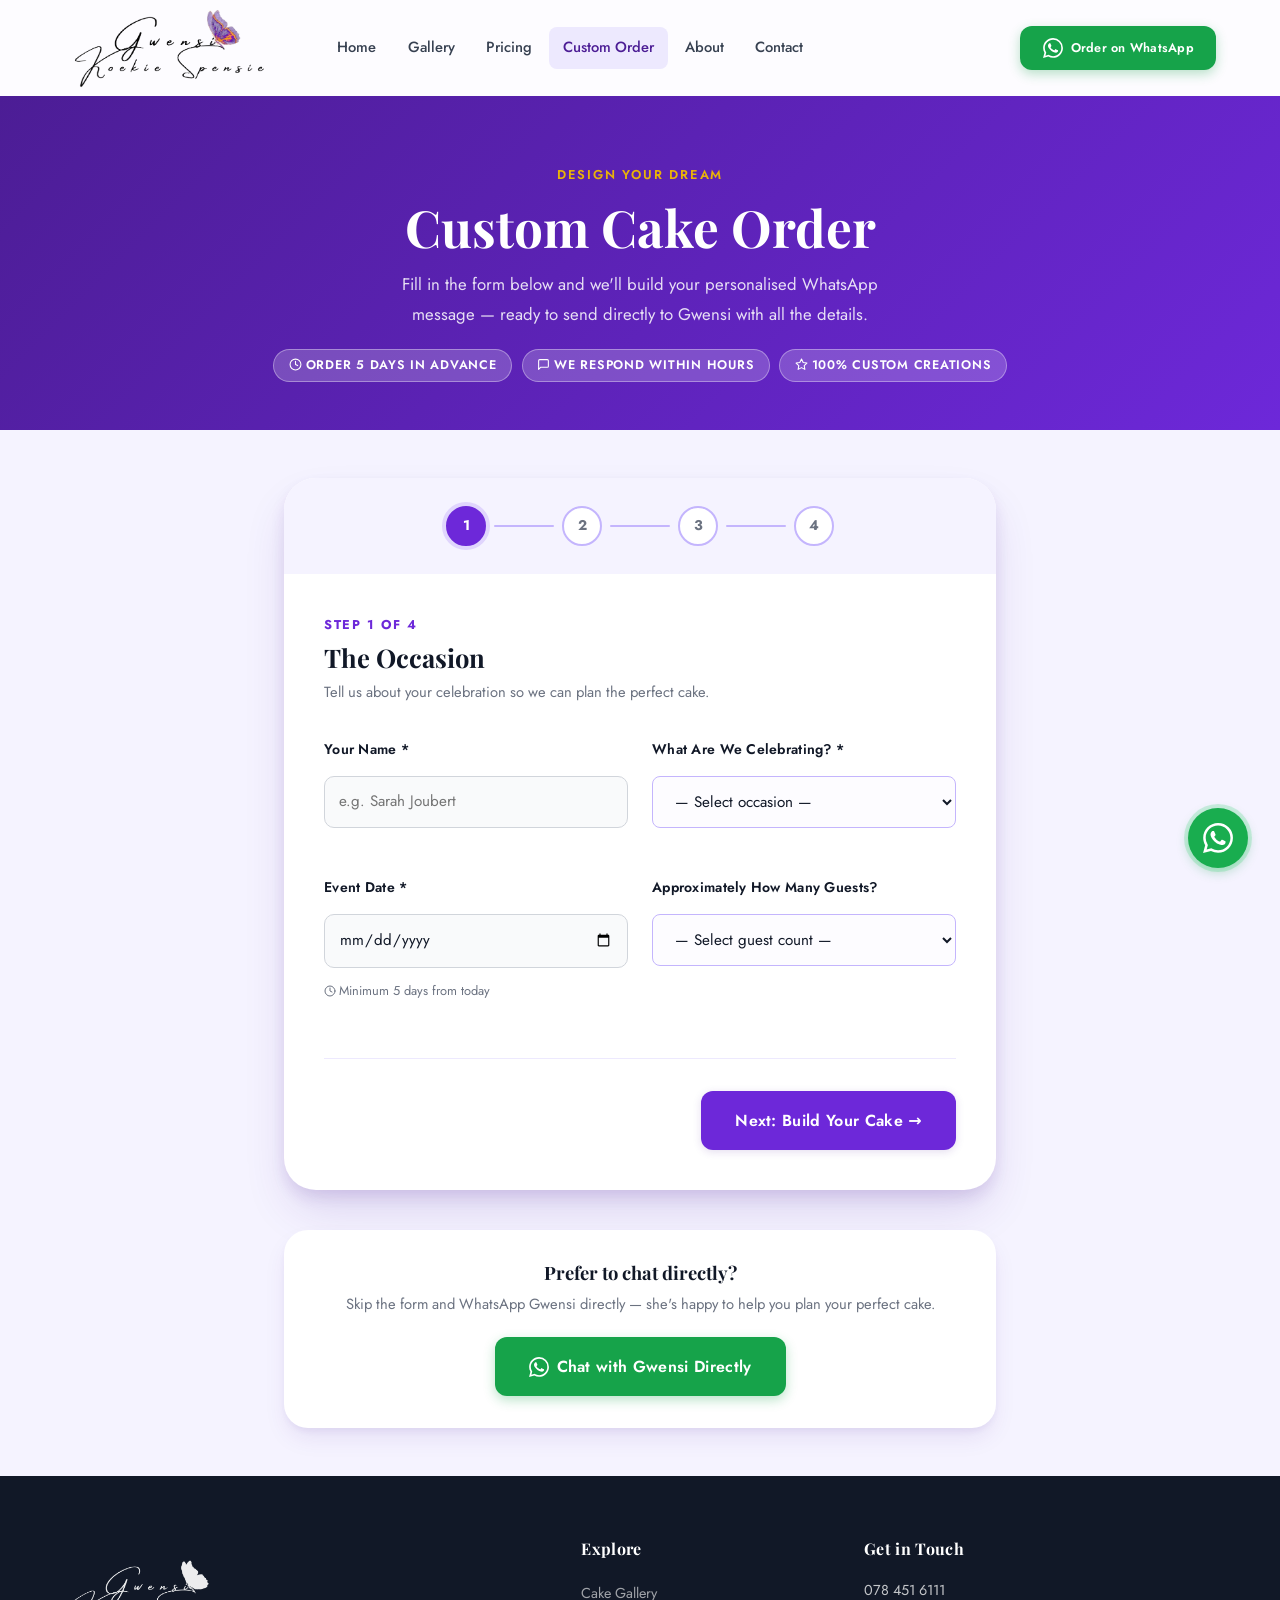
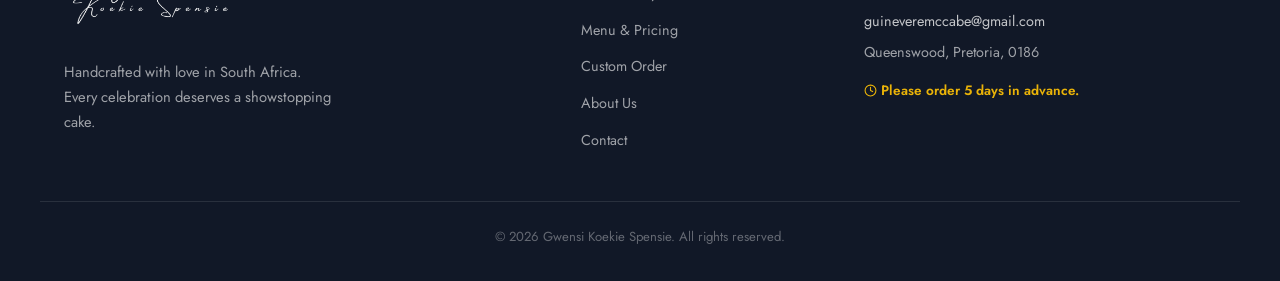
<file: order.html>
<!DOCTYPE html>
<html lang="en">
<head>
  <meta charset="UTF-8">
  <meta name="viewport" content="width=device-width, initial-scale=1.0">
  <meta name="description" content="Design your dream custom cake with Gwensi Koekie Spensie. Fill in our easy order form and we'll send your WhatsApp quote within hours.">
  <meta name="theme-color" content="#4C1D95">
  <title>Custom Order — Gwensi Koekie Spensie</title>
  <link rel="icon" type="image/png" href="images/logo.png">
  <link rel="canonical" href="https://gwensi.co.za/order">
  <meta property="og:type" content="website">
  <meta property="og:url" content="https://gwensi.co.za/order">
  <meta property="og:title" content="Custom Order — Gwensi Koekie Spensie">
  <meta property="og:description" content="Design your dream custom cake with Gwensi Koekie Spensie. Fill in our easy order form and we'll send your WhatsApp quote within hours.">
  <meta property="og:image" content="images/logo.png">
  <meta property="og:site_name" content="Gwensi Koekie Spensie">
  <link rel="preconnect" href="https://fonts.googleapis.com">
  <link rel="preconnect" href="https://fonts.gstatic.com" crossorigin>
  <link href="https://fonts.googleapis.com/css2?family=Playfair+Display:ital,wght@0,400;0,600;0,700;1,400&family=Jost:wght@300;400;500;600&display=swap" rel="stylesheet">
  <link rel="stylesheet" href="css/base.css">
  <link rel="stylesheet" href="css/components.css">
  <link rel="stylesheet" href="css/pages.css">
</head>
<body class="order-page" data-page="order">

  <!-- HEADER -->
  <header class="site-header" id="site-header">
    <div class="container header-inner">
      <a href="index.html" class="logo-link" aria-label="Gwensi Koekie Spensie home">
        <img src="images/logo.png" alt="Gwensi Koekie Spensie logo" class="logo-img">
      </a>
      <nav class="main-nav" id="main-nav" aria-label="Main navigation">
        <ul class="nav-list">
          <li><a href="index.html">Home</a></li>
          <li><a href="gallery.html">Gallery</a></li>
          <li><a href="pricing.html">Pricing</a></li>
          <li><a href="order.html">Custom Order</a></li>
          <li><a href="about.html">About</a></li>
          <li><a href="contact.html">Contact</a></li>
        </ul>
      </nav>
      <a href="https://wa.me/27784516111?text=Hi%20Gwensi!%20I%27d%20love%20to%20place%20an%20order." target="_blank" rel="noopener noreferrer" class="btn btn-whatsapp header-wa-btn">
        <svg xmlns="http://www.w3.org/2000/svg" viewBox="0 0 24 24" fill="currentColor" aria-hidden="true" width="20" height="20"><path d="M17.472 14.382c-.297-.149-1.758-.867-2.03-.967-.273-.099-.471-.148-.67.15-.197.297-.767.966-.94 1.164-.173.199-.347.223-.644.075-.297-.15-1.255-.463-2.39-1.475-.883-.788-1.48-1.761-1.653-2.059-.173-.297-.018-.458.13-.606.134-.133.298-.347.446-.52.149-.174.198-.298.298-.497.099-.198.05-.371-.025-.52-.075-.149-.669-1.612-.916-2.207-.242-.579-.487-.5-.669-.51-.173-.008-.371-.01-.57-.01-.198 0-.52.074-.792.372-.272.297-1.04 1.016-1.04 2.479 0 1.462 1.065 2.875 1.213 3.074.149.198 2.096 3.2 5.077 4.487.709.306 1.262.489 1.694.625.712.227 1.36.195 1.871.118.571-.085 1.758-.719 2.006-1.413.248-.694.248-1.289.173-1.413-.074-.124-.272-.198-.57-.347m-5.421 7.403h-.004a9.87 9.87 0 01-5.031-1.378l-.361-.214-3.741.982.998-3.648-.235-.374a9.86 9.86 0 01-1.51-5.26c.001-5.45 4.436-9.884 9.888-9.884 2.64 0 5.122 1.03 6.988 2.898a9.825 9.825 0 012.893 6.994c-.003 5.45-4.437 9.884-9.885 9.884m8.413-18.297A11.815 11.815 0 0012.05 0C5.495 0 .16 5.335.157 11.892c0 2.096.547 4.142 1.588 5.945L.057 24l6.305-1.654a11.882 11.882 0 005.683 1.448h.005c6.554 0 11.89-5.335 11.893-11.893a11.821 11.821 0 00-3.48-8.413z"/></svg>
        Order on WhatsApp
      </a>
      <button class="hamburger" id="hamburger" aria-label="Open navigation menu" aria-expanded="false" aria-controls="main-nav">
        <span></span><span></span><span></span>
      </button>
    </div>
  </header>

  <main>

    <!-- PAGE HERO -->
    <section style="background: linear-gradient(135deg, var(--purple-deep) 0%, var(--purple-mid) 100%); padding: 4rem 1.5rem 3rem; text-align: center;">
      <span class="eyebrow eyebrow--gold">Design Your Dream</span>
      <h1 style="color: var(--white); margin-bottom: 0.85rem; font-size: clamp(2rem, 4vw, 3.2rem);">Custom Cake Order</h1>
      <p style="color: rgba(255,255,255,0.85); font-size: 1.05rem; max-width: 52ch; margin-inline: auto; line-height: 1.75;">Fill in the form below and we'll build your personalised WhatsApp message — ready to send directly to Gwensi with all the details.</p>
      <div style="margin-top: 1.25rem; display: flex; flex-wrap: wrap; gap: 0.6rem; justify-content: center;">
        <span class="badge badge--white"><svg xmlns="http://www.w3.org/2000/svg" width="13" height="13" fill="none" viewBox="0 0 24 24" stroke="currentColor" stroke-width="2" stroke-linecap="round" stroke-linejoin="round" aria-hidden="true" style="display:inline-block;vertical-align:-2px;margin-right:4px"><circle cx="12" cy="12" r="10"/><polyline points="12 6 12 12 16 14"/></svg>Order 5 days in advance</span>
        <span class="badge badge--white"><svg xmlns="http://www.w3.org/2000/svg" width="13" height="13" fill="none" viewBox="0 0 24 24" stroke="currentColor" stroke-width="2" stroke-linecap="round" stroke-linejoin="round" aria-hidden="true" style="display:inline-block;vertical-align:-2px;margin-right:4px"><path d="M21 15a2 2 0 0 1-2 2H7l-4 4V5a2 2 0 0 1 2-2h14a2 2 0 0 1 2 2z"/></svg>We respond within hours</span>
        <span class="badge badge--white"><svg xmlns="http://www.w3.org/2000/svg" width="13" height="13" fill="none" viewBox="0 0 24 24" stroke="currentColor" stroke-width="2" stroke-linecap="round" stroke-linejoin="round" aria-hidden="true" style="display:inline-block;vertical-align:-2px;margin-right:4px"><polygon points="12 2 15.09 8.26 22 9.27 17 14.14 18.18 21.02 12 17.77 5.82 21.02 7 14.14 2 9.27 8.91 8.26 12 2"/></svg>100% custom creations</span>
      </div>
    </section>

    <!-- FORM SECTION -->
    <section class="order-section">
      <div class="container--narrow">

        <!-- Transition message (shown between steps) -->
        <div class="form-transition-msg" id="transition-msg" aria-live="polite"></div>

        <!-- Form Wrapper -->
        <div class="order-form-wrap" id="order-form-wrap">

          <!-- Step Progress Indicator -->
          <div class="step-indicator" role="group" aria-label="Order form progress">
            <div class="step-dot" id="dot-1" aria-label="Step 1: The Occasion">1</div>
            <div class="step-line"></div>
            <div class="step-dot" id="dot-2" aria-label="Step 2: The Cake">2</div>
            <div class="step-line"></div>
            <div class="step-dot" id="dot-3" aria-label="Step 3: The Look">3</div>
            <div class="step-line"></div>
            <div class="step-dot" id="dot-4" aria-label="Step 4: Your Details">4</div>
          </div>

          <!-- STEP 1: THE OCCASION -->
          <div class="form-step" id="step-1">
            <p class="form-step__eyebrow">Step 1 of 4</p>
            <h2 class="form-step__title">The Occasion</h2>
            <p class="form-step__sub">Tell us about your celebration so we can plan the perfect cake.</p>

            <div class="form-step-grid">
              <div class="form-group">
                <label class="form-label" for="customer-name">Your Name *</label>
                <input type="text" id="customer-name" name="customer-name" class="form-input" placeholder="e.g. Sarah Joubert" autocomplete="given-name" required>
              </div>
              <div class="form-group">
                <label class="form-label" for="occasion-type">What Are We Celebrating? *</label>
                <select id="occasion-type" name="occasion-type" class="form-select" required>
                  <option value="">— Select occasion —</option>
                  <option value="Birthday">Birthday</option>
                  <option value="Wedding">Wedding</option>
                  <option value="Baby Shower">Baby Shower</option>
                  <option value="Kids Party">Kids Party</option>
                  <option value="Gender Reveal">Gender Reveal</option>
                  <option value="Graduation">Graduation</option>
                  <option value="Anniversary">Anniversary</option>
                  <option value="Corporate Event">Corporate Event</option>
                  <option value="Just Because">Just Because</option>
                  <option value="Other">Other</option>
                </select>
              </div>
              <div class="form-group">
                <label class="form-label" for="event-date">Event Date *</label>
                <input type="date" id="event-date" name="event-date" class="form-input" required>
                <p style="font-size: 0.8rem; color: var(--text-light); margin-top: 0.35rem;"><svg xmlns="http://www.w3.org/2000/svg" width="12" height="12" fill="none" viewBox="0 0 24 24" stroke="currentColor" stroke-width="2" stroke-linecap="round" stroke-linejoin="round" aria-hidden="true" style="display:inline-block;vertical-align:-2px;margin-right:3px"><circle cx="12" cy="12" r="10"/><polyline points="12 6 12 12 16 14"/></svg>Minimum 5 days from today</p>
              </div>
              <div class="form-group">
                <label class="form-label" for="guest-count">Approximately How Many Guests?</label>
                <select id="guest-count" name="guest-count" class="form-select">
                  <option value="">— Select guest count —</option>
                  <option value="Under 10">Under 10</option>
                  <option value="10–20">10–20</option>
                  <option value="20–40">20–40</option>
                  <option value="40–60">40–60</option>
                  <option value="60+">60+</option>
                  <option value="Not sure yet">Not sure yet</option>
                </select>
              </div>
            </div>

            <div class="form-nav">
              <span></span>
              <button type="button" class="btn btn-primary" data-next-step>
                Next: Build Your Cake →
              </button>
            </div>
          </div>

          <!-- STEP 2: YOUR ORDER -->
          <div class="form-step" id="step-2" hidden>
            <p class="form-step__eyebrow">Step 2 of 4</p>
            <h2 class="form-step__title">Your Order</h2>
            <p class="form-step__sub">What would you like? Tick everything that applies — you can order more than one item.</p>

            <!-- Product Type — CHECKBOXES (multi-select) -->
            <div class="form-group">
              <label class="form-label">What Would You Like? * <span style="font-weight:400;color:var(--text-light);">(tick all that apply)</span></label>
              <div class="radio-cards">
                <div class="radio-card">
                  <input type="checkbox" name="product-type" id="type-cake" value="Custom Cake">
                  <label class="radio-card__label" for="type-cake">
                    <span class="radio-card__icon">🎂</span>
                    <span class="radio-card__text">Custom Cake</span>
                  </label>
                </div>
                <div class="radio-card">
                  <input type="checkbox" name="product-type" id="type-cupcakes" value="Cupcakes">
                  <label class="radio-card__label" for="type-cupcakes">
                    <span class="radio-card__icon">🧁</span>
                    <span class="radio-card__text">Cupcakes</span>
                  </label>
                </div>
                <div class="radio-card">
                  <input type="checkbox" name="product-type" id="type-cookies" value="Royal Icing Cookies">
                  <label class="radio-card__label" for="type-cookies">
                    <span class="radio-card__icon">🍪</span>
                    <span class="radio-card__text">Royal Icing Cookies</span>
                  </label>
                </div>
                <div class="radio-card">
                  <input type="checkbox" name="product-type" id="type-treats" value="Treats (cakesicles / cake pops / donuts / macarons)">
                  <label class="radio-card__label" for="type-treats">
                    <span class="radio-card__icon">🍭</span>
                    <span class="radio-card__text">Treats</span>
                    <span style="font-size:0.72rem;color:var(--text-light);display:block;margin-top:2px;">cakesicles · cake pops · donuts · macarons</span>
                  </label>
                </div>
                <div class="radio-card">
                  <input type="checkbox" name="product-type" id="type-sweet-table" value="Full Sweet Table">
                  <label class="radio-card__label" for="type-sweet-table">
                    <span class="radio-card__icon">✨</span>
                    <span class="radio-card__text">Sweet Table</span>
                    <span style="font-size:0.72rem;color:var(--text-light);display:block;margin-top:2px;">full event spread</span>
                  </label>
                </div>
              </div>
            </div>

            <!-- Cake Size — only shown when Custom Cake is ticked -->
            <div class="form-group" id="size-row" hidden>
              <label class="form-label" for="cake-size">Cake Size</label>
              <select id="cake-size" name="cake-size" class="form-select">
                <option value="">— Select size —</option>
                <option value="12cm (serves 6–8) — R250">12cm round — serves 6–8 — R250</option>
                <option value="15cm (serves 10–12) — R300">15cm round — serves 10–12 — R300</option>
                <option value="18cm (serves 14–16) — R400">18cm round — serves 14–16 — R400</option>
                <option value="20cm (serves 18–22) — R550">20cm round — serves 18–22 — R550</option>
                <option value="25cm (serves 25–30) — R650">25cm round — serves 25–30 — R650</option>
                <option value="30cm (serves 35–40) — R750">30cm round — serves 35–40 — R750</option>
                <option value="40cm+ / Tiered (50+ people) — quote required">40cm+ / Tiered — 50+ people — quote required</option>
                <option value="Not sure yet — please advise">Not sure yet — please advise</option>
              </select>
            </div>

            <!-- Tiers — only shown when Custom Cake is ticked -->
            <div class="form-group" id="tiers-row" hidden>
              <label class="form-label" for="cake-tiers">Number of Tiers</label>
              <select id="cake-tiers" name="cake-tiers" class="form-select">
                <option value="">— Select tiers —</option>
                <option value="1 tier">1 tier</option>
                <option value="2 tiers">2 tiers</option>
                <option value="3 tiers">3 tiers</option>
                <option value="4+ tiers">4+ tiers (quote required)</option>
              </select>
            </div>

            <!-- Quantity — shown when cupcakes, cookies, or treats are ticked -->
            <div class="form-group" id="quantity-row" hidden>
              <label class="form-label" for="item-quantity">Approximate Quantity</label>
              <input type="text" id="item-quantity" name="item-quantity" class="form-input" placeholder="e.g. 24 cupcakes, 12 cookies, 20 cakesicles">
            </div>

            <!-- Flavours -->
            <div class="form-group">
              <label class="form-label">Flavour(s) — Choose all that appeal</label>
              <div class="checkbox-chips">
                <div class="checkbox-chip"><input type="checkbox" name="flavour" id="fl-vanilla" value="Vanilla"><label class="checkbox-chip__label" for="fl-vanilla">Vanilla</label></div>
                <div class="checkbox-chip"><input type="checkbox" name="flavour" id="fl-choc" value="Chocolate"><label class="checkbox-chip__label" for="fl-choc">Chocolate</label></div>
                <div class="checkbox-chip"><input type="checkbox" name="flavour" id="fl-coffee" value="Coffee"><label class="checkbox-chip__label" for="fl-coffee">Coffee</label></div>
                <div class="checkbox-chip"><input type="checkbox" name="flavour" id="fl-carrot" value="Carrot"><label class="checkbox-chip__label" for="fl-carrot">Carrot</label></div>
                <div class="checkbox-chip"><input type="checkbox" name="flavour" id="fl-chocchip" value="Choc Chip"><label class="checkbox-chip__label" for="fl-chocchip">Choc Chip</label></div>
                <div class="checkbox-chip"><input type="checkbox" name="flavour" id="fl-choccaramel" value="Choc &amp; Caramel"><label class="checkbox-chip__label" for="fl-choccaramel">Choc &amp; Caramel</label></div>
                <div class="checkbox-chip"><input type="checkbox" name="flavour" id="fl-peanut" value="Peanut Butter"><label class="checkbox-chip__label" for="fl-peanut">Peanut Butter</label></div>
                <div class="checkbox-chip"><input type="checkbox" name="flavour" id="fl-cookiescream" value="Cookies &amp; Cream"><label class="checkbox-chip__label" for="fl-cookiescream">Cookies &amp; Cream</label></div>
                <div class="checkbox-chip"><input type="checkbox" name="flavour" id="fl-oreo" value="Vanilla with Oreo"><label class="checkbox-chip__label" for="fl-oreo">Vanilla with Oreo</label></div>
                <div class="checkbox-chip"><input type="checkbox" name="flavour" id="fl-strawberry" value="Strawberry"><label class="checkbox-chip__label" for="fl-strawberry">Strawberry</label></div>
                <div class="checkbox-chip"><input type="checkbox" name="flavour" id="fl-lemon" value="Lemon"><label class="checkbox-chip__label" for="fl-lemon">Lemon</label></div>
                <div class="checkbox-chip"><input type="checkbox" name="flavour" id="fl-orange" value="Orange"><label class="checkbox-chip__label" for="fl-orange">Orange</label></div>
                <div class="checkbox-chip"><input type="checkbox" name="flavour" id="fl-redvelvet" value="Red Velvet"><label class="checkbox-chip__label" for="fl-redvelvet">Red Velvet</label></div>
                <div class="checkbox-chip"><input type="checkbox" name="flavour" id="fl-bluevelvet" value="Blue Velvet"><label class="checkbox-chip__label" for="fl-bluevelvet">Blue Velvet</label></div>
                <div class="checkbox-chip"><input type="checkbox" name="flavour" id="fl-salted" value="Salted Caramel"><label class="checkbox-chip__label" for="fl-salted">Salted Caramel</label></div>
                <div class="checkbox-chip"><input type="checkbox" name="flavour" id="fl-marble" value="Marble"><label class="checkbox-chip__label" for="fl-marble">Marble</label></div>
              </div>
            </div>

            <div class="form-group">
              <label class="form-label" for="budget">Approximate Budget</label>
              <select id="budget" name="budget" class="form-select">
                <option value="">— Select budget —</option>
                <option value="Under R200">Under R200</option>
                <option value="R200 – R400">R200 – R400</option>
                <option value="R400 – R700">R400 – R700</option>
                <option value="R700 – R1200">R700 – R1200</option>
                <option value="R1200 – R2000">R1200 – R2000</option>
                <option value="R2000+">R2000+</option>
                <option value="Not sure yet">Not sure yet</option>
              </select>
            </div>

            <div class="form-nav">
              <button type="button" class="btn btn-outline" data-prev-step>← Back</button>
              <button type="button" class="btn btn-primary" data-next-step>Next: The Look →</button>
            </div>
          </div>

          <!-- STEP 3: THE LOOK -->
          <div class="form-step" id="step-3" hidden>
            <p class="form-step__eyebrow">Step 3 of 4</p>
            <h2 class="form-step__title">The Look</h2>
            <p class="form-step__sub">Help us understand your vision so we can bring it to life beautifully.</p>

            <div class="form-step-grid">
              <div class="form-group">
                <label class="form-label" for="colour-theme">Colour Theme</label>
                <input type="text" id="colour-theme" name="colour-theme" class="form-input" placeholder="e.g. blush pink, gold and white">
              </div>
              <div class="form-group">
                <label class="form-label" for="design-description">Style / Theme</label>
                <input type="text" id="design-description" name="design-description" class="form-input" placeholder="e.g. floral, Roblox, minimalist, rainbow">
              </div>
            </div>

            <!-- Extras -->
            <div class="form-group">
              <label class="form-label">Extras &amp; Add-Ons</label>
              <div class="checkbox-chips">
                <div class="checkbox-chip"><input type="checkbox" name="extras" id="ex-topper" value="Personalised name topper"><label class="checkbox-chip__label" for="ex-topper">Personalised Topper</label></div>
                <div class="checkbox-chip"><input type="checkbox" name="extras" id="ex-drip" value="Gold or chocolate drip"><label class="checkbox-chip__label" for="ex-drip">Gold / Choc Drip</label></div>
                <div class="checkbox-chip"><input type="checkbox" name="extras" id="ex-flowers" value="Fresh or sugar flowers"><label class="checkbox-chip__label" for="ex-flowers">Flowers</label></div>
                <div class="checkbox-chip"><input type="checkbox" name="extras" id="ex-butterflies" value="Edible butterflies"><label class="checkbox-chip__label" for="ex-butterflies">Edible Butterflies</label></div>
                <div class="checkbox-chip"><input type="checkbox" name="extras" id="ex-fondant" value="Fondant figurines / characters"><label class="checkbox-chip__label" for="ex-fondant">Fondant Figurines</label></div>
                <div class="checkbox-chip"><input type="checkbox" name="extras" id="ex-sprinkles" value="Sprinkles and confetti"><label class="checkbox-chip__label" for="ex-sprinkles">Sprinkles</label></div>
                <div class="checkbox-chip"><input type="checkbox" name="extras" id="ex-macarons" value="Macaron topper cluster"><label class="checkbox-chip__label" for="ex-macarons">Macaron Cluster</label></div>
                <div class="checkbox-chip"><input type="checkbox" name="extras" id="ex-number" value="Number or letter decorations"><label class="checkbox-chip__label" for="ex-number">Number / Letters</label></div>
              </div>
            </div>

            <!-- Inspiration -->
            <div class="form-group">
              <label class="form-label" for="inspiration">Your Inspiration or Reference</label>
              <textarea id="inspiration" name="inspiration" class="form-textarea" placeholder="Describe your dream cake in as much detail as you like, or paste a link to a photo for reference. The more we know, the better we can match your vision!"></textarea>
            </div>

            <div class="form-nav">
              <button type="button" class="btn btn-outline" data-prev-step>← Back</button>
              <button type="button" class="btn btn-primary" data-next-step>Next: Your Details →</button>
            </div>
          </div>

          <!-- STEP 4: YOUR DETAILS -->
          <div class="form-step" id="step-4" hidden>
            <p class="form-step__eyebrow">Step 4 of 4</p>
            <h2 class="form-step__title">Your Details</h2>
            <p class="form-step__sub">Almost done! We just need your number so Gwensi can reach you.</p>

            <div class="form-step-grid">
              <div class="form-group">
                <label class="form-label" for="customer-phone">Your WhatsApp Number *</label>
                <input type="tel" id="customer-phone" name="customer-phone" class="form-input" placeholder="e.g. 078 451 6111" autocomplete="tel" required>
              </div>
              <div class="form-group">
                <label class="form-label">Collection or Delivery?</label>
                <div class="radio-cards" style="grid-template-columns: 1fr 1fr;">
                  <div class="radio-card">
                    <input type="radio" name="collection-type" id="col-collect" value="I will collect" checked>
                    <label class="radio-card__label" for="col-collect">
                      <span class="radio-card__icon"><svg xmlns="http://www.w3.org/2000/svg" fill="none" viewBox="0 0 24 24" stroke="currentColor" stroke-width="1.5" stroke-linecap="round" stroke-linejoin="round" aria-hidden="true"><path d="M3 9l9-7 9 7v11a2 2 0 0 1-2 2H5a2 2 0 0 1-2-2z"/><polyline points="9 22 9 12 15 12 15 22"/></svg></span>
                      <span class="radio-card__text">I'll Collect</span>
                    </label>
                  </div>
                  <div class="radio-card">
                    <input type="radio" name="collection-type" id="col-deliver" value="Uber delivery at my own risk">
                    <label class="radio-card__label" for="col-deliver">
                      <span class="radio-card__icon"><svg xmlns="http://www.w3.org/2000/svg" fill="none" viewBox="0 0 24 24" stroke="currentColor" stroke-width="1.5" stroke-linecap="round" stroke-linejoin="round" aria-hidden="true"><rect x="1" y="3" width="15" height="13"/><polygon points="16 8 20 8 23 11 23 16 16 16 16 8"/><circle cx="5.5" cy="18.5" r="2.5"/><circle cx="18.5" cy="18.5" r="2.5"/></svg></span>
                      <span class="radio-card__text">Uber Delivery (at my own risk)</span>
                    </label>
                  </div>
                </div>
              </div>
            </div>

            <div class="form-group">
              <label class="form-label" for="final-notes">Anything Else We Should Know?</label>
              <textarea id="final-notes" name="final-notes" class="form-textarea" style="min-height: 90px;" placeholder="Allergies, dietary requirements, special requests, delivery address, or any other details..."></textarea>
            </div>

            <!-- Submit / Build Message -->
            <div style="background: var(--purple-tint); border-radius: var(--radius-md); padding: 1.5rem; margin-bottom: 1.5rem; border: 1px solid var(--purple-light);">
              <p style="font-size: 0.9rem; color: var(--text-mid); margin-bottom: 0;">
                <strong>Almost there!</strong> Click the button below and we'll build your personalised WhatsApp message with all your order details — ready to send straight to Gwensi. She'll reply with your quote and confirm your date.
              </p>
            </div>

            <div class="form-nav">
              <button type="button" class="btn btn-outline" data-prev-step>← Back</button>
              <button type="button" id="build-message-btn" class="btn btn-whatsapp" style="font-size: 1.05rem; padding: 1rem 2.5rem;">
                <svg xmlns="http://www.w3.org/2000/svg" viewBox="0 0 24 24" fill="currentColor" width="22" height="22" aria-hidden="true"><path d="M17.472 14.382c-.297-.149-1.758-.867-2.03-.967-.273-.099-.471-.148-.67.15-.197.297-.767.966-.94 1.164-.173.199-.347.223-.644.075-.297-.15-1.255-.463-2.39-1.475-.883-.788-1.48-1.761-1.653-2.059-.173-.297-.018-.458.13-.606.134-.133.298-.347.446-.52.149-.174.198-.298.298-.497.099-.198.05-.371-.025-.52-.075-.149-.669-1.612-.916-2.207-.242-.579-.487-.5-.669-.51-.173-.008-.371-.01-.57-.01-.198 0-.52.074-.792.372-.272.297-1.04 1.016-1.04 2.479 0 1.462 1.065 2.875 1.213 3.074.149.198 2.096 3.2 5.077 4.487.709.306 1.262.489 1.694.625.712.227 1.36.195 1.871.118.571-.085 1.758-.719 2.006-1.413.248-.694.248-1.289.173-1.413-.074-.124-.272-.198-.57-.347m-5.421 7.403h-.004a9.87 9.87 0 01-5.031-1.378l-.361-.214-3.741.982.998-3.648-.235-.374a9.86 9.86 0 01-1.51-5.26c.001-5.45 4.436-9.884 9.888-9.884 2.64 0 5.122 1.03 6.988 2.898a9.825 9.825 0 012.893 6.994c-.003 5.45-4.437 9.884-9.885 9.884m8.413-18.297A11.815 11.815 0 0012.05 0C5.495 0 .16 5.335.157 11.892c0 2.096.547 4.142 1.588 5.945L.057 24l6.305-1.654a11.882 11.882 0 005.683 1.448h.005c6.554 0 11.89-5.335 11.893-11.893a11.821 11.821 0 00-3.48-8.413z"/></svg>
                Send My Order to Gwensi on WhatsApp
              </button>
            </div>
          </div>

        </div><!-- /order-form-wrap -->

        <!-- Reassurance strip below form -->
        <div style="text-align: center; margin-top: 2.5rem; padding: 2rem; background: var(--white); border-radius: var(--radius-lg); box-shadow: var(--shadow-card);">
          <h3 style="font-size: 1.15rem; margin-bottom: 0.5rem;">Prefer to chat directly?</h3>
          <p style="margin-bottom: 1.25rem; color: var(--text-light); font-size: 0.92rem;">Skip the form and WhatsApp Gwensi directly — she's happy to help you plan your perfect cake.</p>
          <a href="https://wa.me/27784516111?text=Hi%20Gwensi!%20I%27d%20love%20to%20discuss%20a%20custom%20cake%20order." target="_blank" rel="noopener noreferrer" class="btn btn-whatsapp">
            <svg xmlns="http://www.w3.org/2000/svg" viewBox="0 0 24 24" fill="currentColor" width="20" height="20" aria-hidden="true"><path d="M17.472 14.382c-.297-.149-1.758-.867-2.03-.967-.273-.099-.471-.148-.67.15-.197.297-.767.966-.94 1.164-.173.199-.347.223-.644.075-.297-.15-1.255-.463-2.39-1.475-.883-.788-1.48-1.761-1.653-2.059-.173-.297-.018-.458.13-.606.134-.133.298-.347.446-.52.149-.174.198-.298.298-.497.099-.198.05-.371-.025-.52-.075-.149-.669-1.612-.916-2.207-.242-.579-.487-.5-.669-.51-.173-.008-.371-.01-.57-.01-.198 0-.52.074-.792.372-.272.297-1.04 1.016-1.04 2.479 0 1.462 1.065 2.875 1.213 3.074.149.198 2.096 3.2 5.077 4.487.709.306 1.262.489 1.694.625.712.227 1.36.195 1.871.118.571-.085 1.758-.719 2.006-1.413.248-.694.248-1.289.173-1.413-.074-.124-.272-.198-.57-.347m-5.421 7.403h-.004a9.87 9.87 0 01-5.031-1.378l-.361-.214-3.741.982.998-3.648-.235-.374a9.86 9.86 0 01-1.51-5.26c.001-5.45 4.436-9.884 9.888-9.884 2.64 0 5.122 1.03 6.988 2.898a9.825 9.825 0 012.893 6.994c-.003 5.45-4.437 9.884-9.885 9.884m8.413-18.297A11.815 11.815 0 0012.05 0C5.495 0 .16 5.335.157 11.892c0 2.096.547 4.142 1.588 5.945L.057 24l6.305-1.654a11.882 11.882 0 005.683 1.448h.005c6.554 0 11.89-5.335 11.893-11.893a11.821 11.821 0 00-3.48-8.413z"/></svg>
            Chat with Gwensi Directly
          </a>
        </div>

      </div>
    </section>

  </main>

  <!-- FOOTER -->
  <footer class="site-footer">
    <div class="container footer-grid">
      <div class="footer-brand">
        <img src="images/logo.png" alt="Gwensi Koekie Spensie" class="footer-logo" loading="lazy">
        <p>Handcrafted with love in South Africa.<br>Every celebration deserves a showstopping cake.</p>
      </div>
      <div class="footer-links">
        <h4>Explore</h4>
        <ul>
          <li><a href="gallery.html">Cake Gallery</a></li>
          <li><a href="pricing.html">Menu &amp; Pricing</a></li>
          <li><a href="order.html">Custom Order</a></li>
          <li><a href="about.html">About Us</a></li>
          <li><a href="contact.html">Contact</a></li>
        </ul>
      </div>
      <div class="footer-contact">
        <h4>Get in Touch</h4>
        <p><a href="https://wa.me/27784516111" target="_blank" rel="noopener noreferrer">078 451 6111</a></p>
        <p><a href="mailto:guineveremccabe@gmail.com">guineveremccabe@gmail.com</a></p>
        <p>Queenswood, Pretoria, 0186</p><p class="footer-notice"><svg xmlns="http://www.w3.org/2000/svg" width="13" height="13" fill="none" viewBox="0 0 24 24" stroke="currentColor" stroke-width="2" stroke-linecap="round" stroke-linejoin="round" aria-hidden="true" style="display:inline-block;vertical-align:-2px;margin-right:4px"><circle cx="12" cy="12" r="10"/><polyline points="12 6 12 12 16 14"/></svg>Please order 5 days in advance.</p>
      </div>
    </div>
    <div class="footer-bottom container">
      <p>© 2026 Gwensi Koekie Spensie. All rights reserved.</p>
    </div>
  </footer>

  <!-- FLOATING WHATSAPP BUBBLE -->
  <button class="scroll-top-btn" id="scroll-top-btn" aria-label="Scroll to top"><svg viewBox="0 0 24 24" aria-hidden="true"><polyline points="18 15 12 9 6 15"></polyline></svg></button>

    <a href="https://wa.me/27784516111?text=Hi%20Gwensi!%20I%27d%20love%20to%20place%20an%20order." target="_blank" rel="noopener noreferrer" class="wa-bubble" aria-label="Order on WhatsApp">
    <svg xmlns="http://www.w3.org/2000/svg" viewBox="0 0 24 24" aria-hidden="true"><path d="M17.472 14.382c-.297-.149-1.758-.867-2.03-.967-.273-.099-.471-.148-.67.15-.197.297-.767.966-.94 1.164-.173.199-.347.223-.644.075-.297-.15-1.255-.463-2.39-1.475-.883-.788-1.48-1.761-1.653-2.059-.173-.297-.018-.458.13-.606.134-.133.298-.347.446-.52.149-.174.198-.298.298-.497.099-.198.05-.371-.025-.52-.075-.149-.669-1.612-.916-2.207-.242-.579-.487-.5-.669-.51-.173-.008-.371-.01-.57-.01-.198 0-.52.074-.792.372-.272.297-1.04 1.016-1.04 2.479 0 1.462 1.065 2.875 1.213 3.074.149.198 2.096 3.2 5.077 4.487.709.306 1.262.489 1.694.625.712.227 1.36.195 1.871.118.571-.085 1.758-.719 2.006-1.413.248-.694.248-1.289.173-1.413-.074-.124-.272-.198-.57-.347m-5.421 7.403h-.004a9.87 9.87 0 01-5.031-1.378l-.361-.214-3.741.982.998-3.648-.235-.374a9.86 9.86 0 01-1.51-5.26c.001-5.45 4.436-9.884 9.888-9.884 2.64 0 5.122 1.03 6.988 2.898a9.825 9.825 0 012.893 6.994c-.003 5.45-4.437 9.884-9.885 9.884m8.413-18.297A11.815 11.815 0 0012.05 0C5.495 0 .16 5.335.157 11.892c0 2.096.547 4.142 1.588 5.945L.057 24l6.305-1.654a11.882 11.882 0 005.683 1.448h.005c6.554 0 11.89-5.335 11.893-11.893a11.821 11.821 0 00-3.48-8.413z"/></svg>
    <span class="wa-bubble__tooltip">Order on WhatsApp</span>
  </a>

  <script src="js/main.js" defer></script>
  <script src="js/order.js" defer></script>
</body>
</html>
</file>
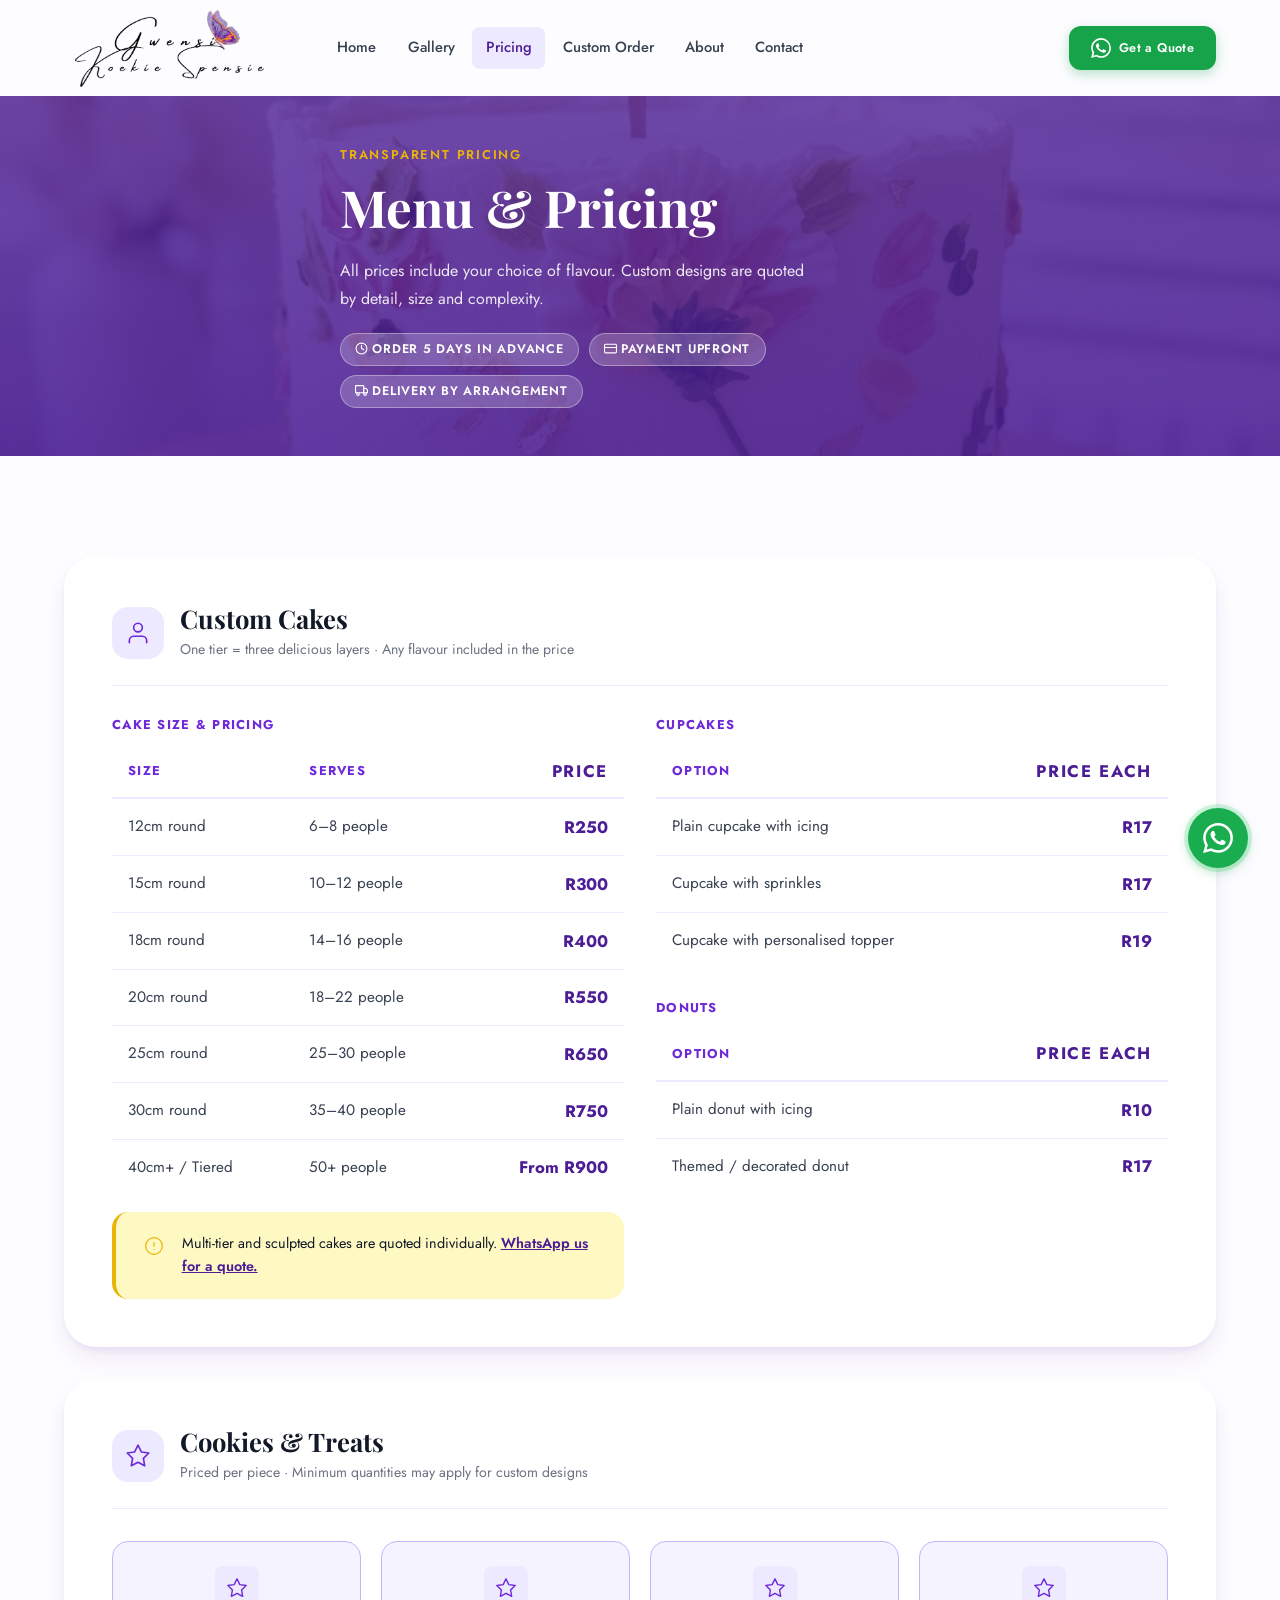
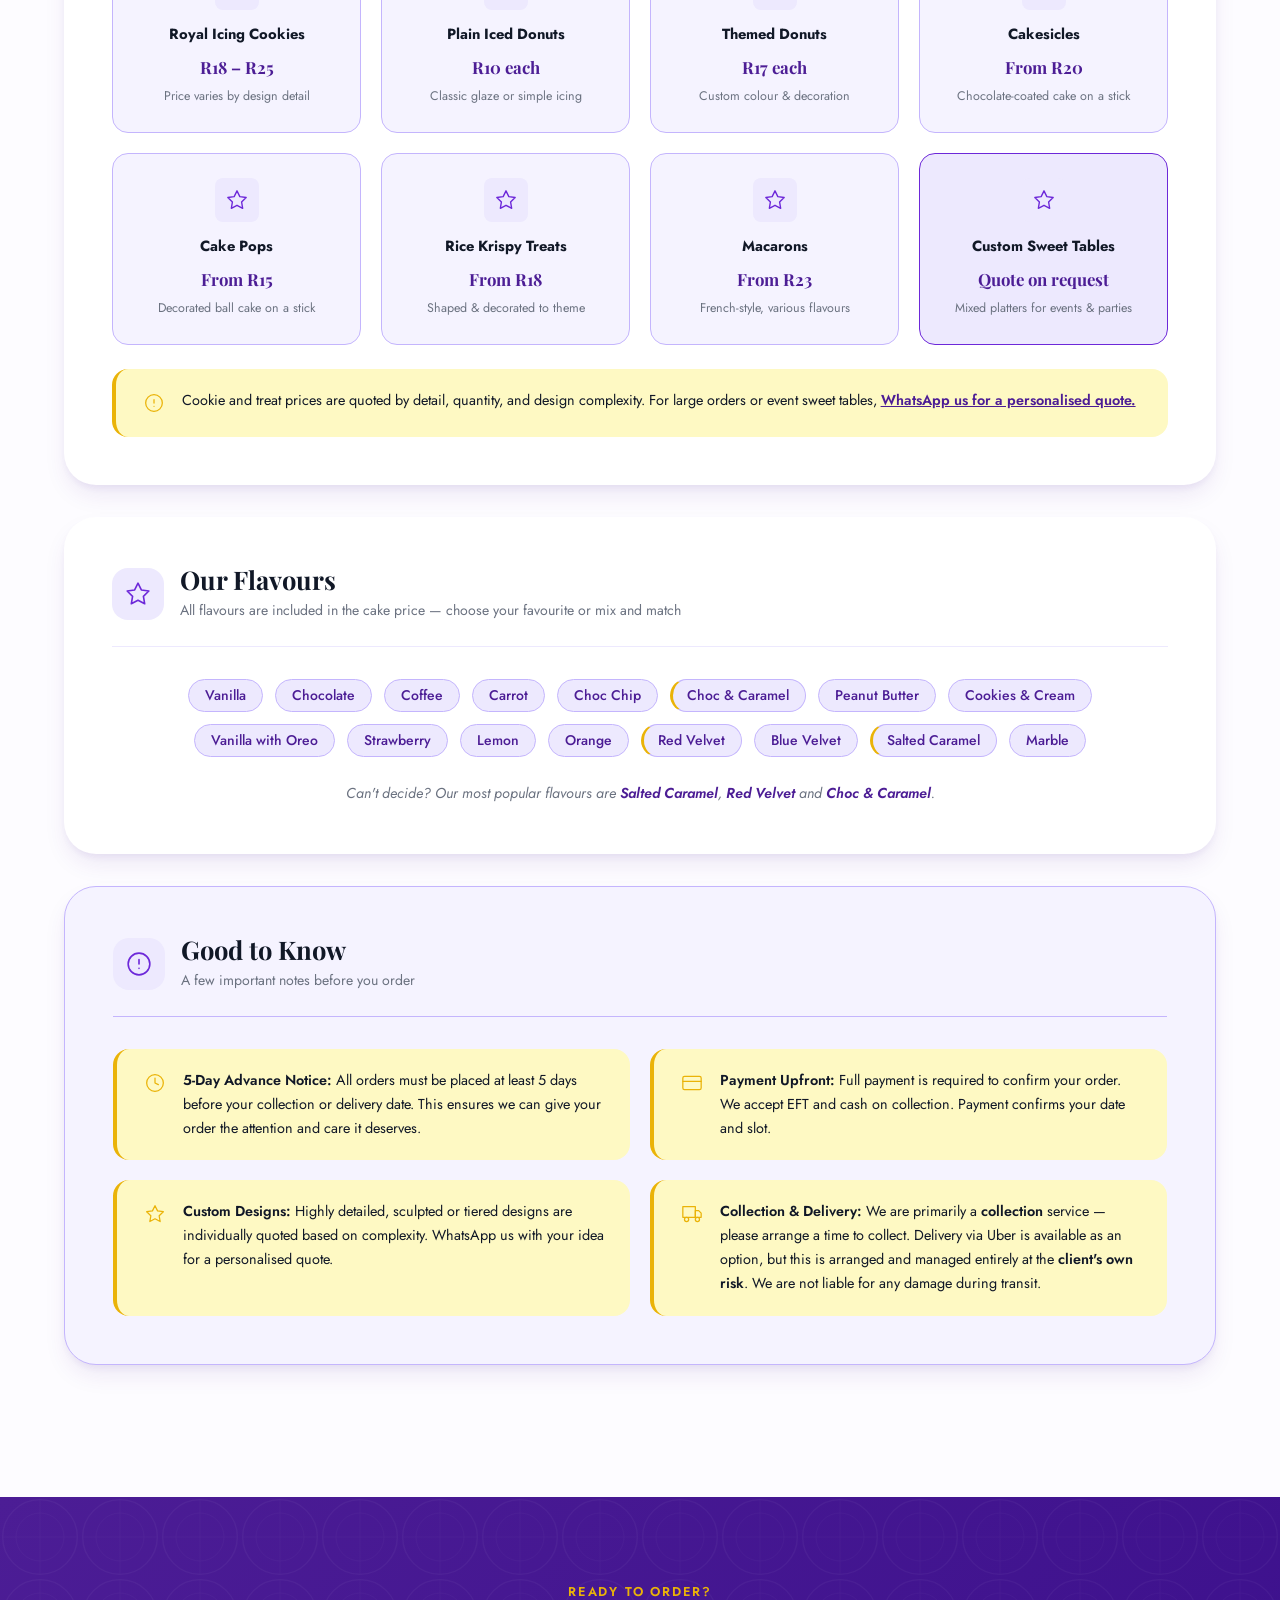
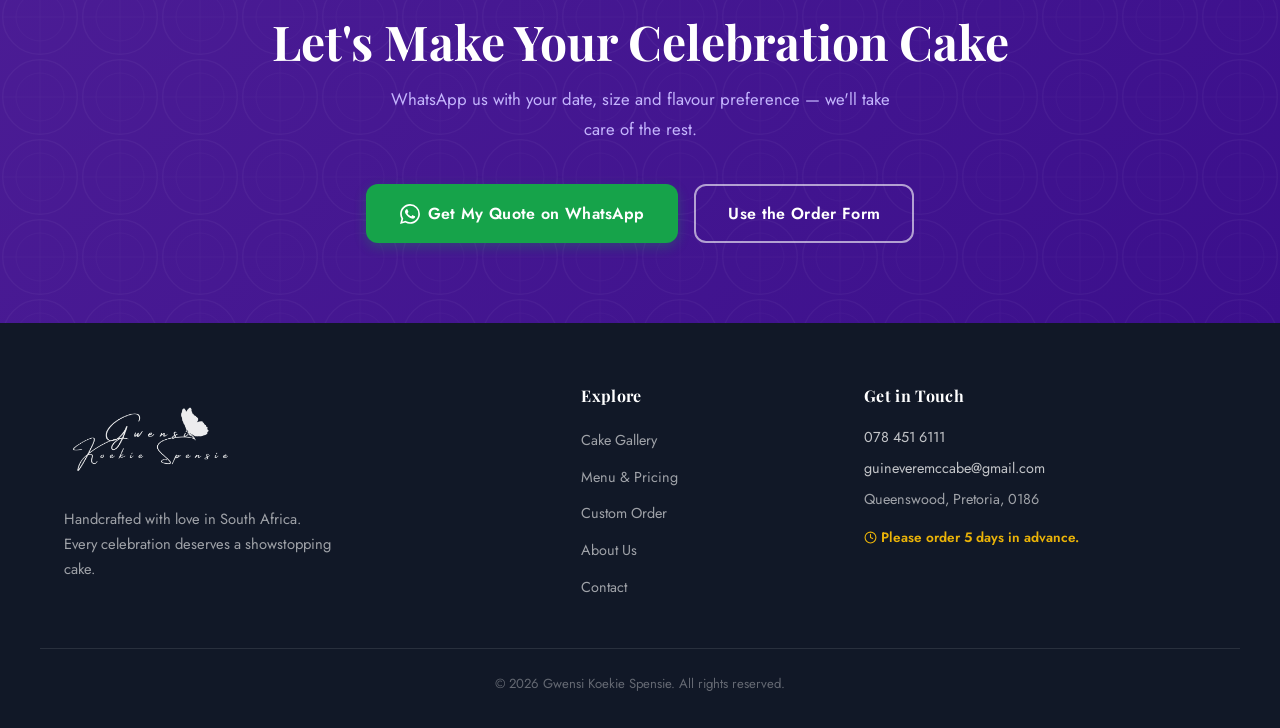
<file: pricing.html>
<!DOCTYPE html>
<html lang="en">
<head>
  <meta charset="UTF-8">
  <meta name="viewport" content="width=device-width, initial-scale=1.0">
  <meta name="description" content="Gwensi Koekie Spensie pricing menu — custom cakes from R250, cupcakes from R17, cookies, macarons, cake pops and more. Transparent pricing, no surprises.">
  <meta name="theme-color" content="#4C1D95">
  <title>Menu &amp; Pricing — Gwensi Koekie Spensie</title>
  <link rel="icon" type="image/png" href="images/logo.png">
  <link rel="canonical" href="https://gwensi.co.za/pricing">
  <meta property="og:type" content="website">
  <meta property="og:url" content="https://gwensi.co.za/pricing">
  <meta property="og:title" content="Menu &amp; Pricing — Gwensi Koekie Spensie">
  <meta property="og:description" content="Gwensi Koekie Spensie pricing menu — custom cakes from R250, cupcakes from R17, cookies, macarons, cake pops and more. Transparent pricing, no surprises.">
  <meta property="og:image" content="images/cake-birthday-floral.jpg">
  <meta property="og:site_name" content="Gwensi Koekie Spensie">
  <link rel="preload" as="image" href="images/cake-birthday-floral.jpg">
  <link rel="preconnect" href="https://fonts.googleapis.com">
  <link rel="preconnect" href="https://fonts.gstatic.com" crossorigin>
  <link href="https://fonts.googleapis.com/css2?family=Playfair+Display:ital,wght@0,400;0,600;0,700;1,400&family=Jost:wght@300;400;500;600&display=swap" rel="stylesheet">
  <link rel="stylesheet" href="css/base.css">
  <link rel="stylesheet" href="css/components.css">
  <link rel="stylesheet" href="css/pages.css">
</head>
<body data-page="pricing">

  <!-- HEADER -->
  <header class="site-header" id="site-header">
    <div class="container header-inner">
      <a href="index.html" class="logo-link" aria-label="Gwensi Koekie Spensie home">
        <img src="images/logo.png" alt="Gwensi Koekie Spensie logo" class="logo-img">
      </a>
      <nav class="main-nav" id="main-nav" aria-label="Main navigation">
        <ul class="nav-list">
          <li><a href="index.html">Home</a></li>
          <li><a href="gallery.html">Gallery</a></li>
          <li><a href="pricing.html">Pricing</a></li>
          <li><a href="order.html">Custom Order</a></li>
          <li><a href="about.html">About</a></li>
          <li><a href="contact.html">Contact</a></li>
        </ul>
      </nav>
      <a href="https://wa.me/27784516111?text=Hi%20Gwensi!%20I%27d%20love%20to%20get%20a%20quote." target="_blank" rel="noopener noreferrer" class="btn btn-whatsapp header-wa-btn">
        <svg xmlns="http://www.w3.org/2000/svg" viewBox="0 0 24 24" fill="currentColor" aria-hidden="true" width="20" height="20"><path d="M17.472 14.382c-.297-.149-1.758-.867-2.03-.967-.273-.099-.471-.148-.67.15-.197.297-.767.966-.94 1.164-.173.199-.347.223-.644.075-.297-.15-1.255-.463-2.39-1.475-.883-.788-1.48-1.761-1.653-2.059-.173-.297-.018-.458.13-.606.134-.133.298-.347.446-.52.149-.174.198-.298.298-.497.099-.198.05-.371-.025-.52-.075-.149-.669-1.612-.916-2.207-.242-.579-.487-.5-.669-.51-.173-.008-.371-.01-.57-.01-.198 0-.52.074-.792.372-.272.297-1.04 1.016-1.04 2.479 0 1.462 1.065 2.875 1.213 3.074.149.198 2.096 3.2 5.077 4.487.709.306 1.262.489 1.694.625.712.227 1.36.195 1.871.118.571-.085 1.758-.719 2.006-1.413.248-.694.248-1.289.173-1.413-.074-.124-.272-.198-.57-.347m-5.421 7.403h-.004a9.87 9.87 0 01-5.031-1.378l-.361-.214-3.741.982.998-3.648-.235-.374a9.86 9.86 0 01-1.51-5.26c.001-5.45 4.436-9.884 9.888-9.884 2.64 0 5.122 1.03 6.988 2.898a9.825 9.825 0 012.893 6.994c-.003 5.45-4.437 9.884-9.885 9.884m8.413-18.297A11.815 11.815 0 0012.05 0C5.495 0 .16 5.335.157 11.892c0 2.096.547 4.142 1.588 5.945L.057 24l6.305-1.654a11.882 11.882 0 005.683 1.448h.005c6.554 0 11.89-5.335 11.893-11.893a11.821 11.821 0 00-3.48-8.413z"/></svg>
        Get a Quote
      </a>
      <button class="hamburger" id="hamburger" aria-label="Open navigation menu" aria-expanded="false" aria-controls="main-nav">
        <span></span><span></span><span></span>
      </button>
    </div>
  </header>

  <main>

    <!-- HERO BANNER -->
    <section class="hero hero--narrow">
      <div class="hero__backdrop" style="background-image: url('images/cake-birthday-floral.jpg');" role="img" aria-label="Elegant hand-painted floral birthday cake"></div>
      <div class="hero__overlay"></div>
      <div class="container">
        <div class="hero__content" style="max-width: 600px;">
          <span class="eyebrow eyebrow--gold">Transparent Pricing</span>
          <h1 class="hero__title" style="font-size: clamp(2rem, 4vw, 3.5rem);">Menu &amp; Pricing</h1>
          <p class="hero__sub" style="font-size: 1rem;">All prices include your choice of flavour. Custom designs are quoted by detail, size and complexity.</p>
          <div style="margin-top: 1.25rem; display: flex; flex-wrap: wrap; gap: 0.6rem;">
            <span class="badge badge--white"><svg xmlns="http://www.w3.org/2000/svg" width="13" height="13" fill="none" viewBox="0 0 24 24" stroke="currentColor" stroke-width="2" stroke-linecap="round" stroke-linejoin="round" aria-hidden="true" style="display:inline-block;vertical-align:-2px;margin-right:4px"><circle cx="12" cy="12" r="10"/><polyline points="12 6 12 12 16 14"/></svg>ORDER 5 DAYS IN ADVANCE</span>
            <span class="badge badge--white"><svg xmlns="http://www.w3.org/2000/svg" width="13" height="13" fill="none" viewBox="0 0 24 24" stroke="currentColor" stroke-width="2" stroke-linecap="round" stroke-linejoin="round" aria-hidden="true" style="display:inline-block;vertical-align:-2px;margin-right:4px"><rect x="1" y="4" width="22" height="16" rx="2" ry="2"/><line x1="1" y1="10" x2="23" y2="10"/></svg>PAYMENT UPFRONT</span>
            <span class="badge badge--white"><svg xmlns="http://www.w3.org/2000/svg" width="13" height="13" fill="none" viewBox="0 0 24 24" stroke="currentColor" stroke-width="2" stroke-linecap="round" stroke-linejoin="round" aria-hidden="true" style="display:inline-block;vertical-align:-2px;margin-right:4px"><rect x="1" y="3" width="15" height="13"/><polygon points="16 8 20 8 23 11 23 16 16 16 16 8"/><circle cx="5.5" cy="18.5" r="2.5"/><circle cx="18.5" cy="18.5" r="2.5"/></svg>DELIVERY BY ARRANGEMENT</span>
          </div>
        </div>
      </div>
    </section>

    <!-- PRICING BLOCKS -->
    <section class="section pricing-section">
      <div class="container">

        <!-- BLOCK 1: CAKES -->
        <div class="pricing-block reveal">
          <div class="pricing-block__header">
            <span class="pricing-block__icon"><svg xmlns="http://www.w3.org/2000/svg" fill="none" viewBox="0 0 24 24" stroke="currentColor" stroke-width="1.5" stroke-linecap="round" stroke-linejoin="round" aria-hidden="true"><path d="M20 21v-2a4 4 0 0 0-4-4H8a4 4 0 0 0-4 4v2"/><circle cx="12" cy="7" r="4"/></svg></span>
            <div>
              <h2 class="pricing-block__title">Custom Cakes</h2>
              <p class="pricing-block__sub">One tier = three delicious layers · Any flavour included in the price</p>
            </div>
          </div>

          <div class="pricing-two-col">
            <!-- Cake Size Table -->
            <div>
              <h4 style="font-family: var(--font-body); font-size: 0.8rem; font-weight: 700; letter-spacing: 0.1em; text-transform: uppercase; color: var(--purple-mid); margin-bottom: 0.75rem;">Cake Size &amp; Pricing</h4>
              <table class="price-table" aria-label="Cake sizes and prices">
                <thead>
                  <tr>
                    <th>Size</th>
                    <th>Serves</th>
                    <th class="price-col">Price</th>
                  </tr>
                </thead>
                <tbody>
                  <tr>
                    <td>12cm round</td>
                    <td>6–8 people</td>
                    <td class="price-col">R250</td>
                  </tr>
                  <tr>
                    <td>15cm round</td>
                    <td>10–12 people</td>
                    <td class="price-col">R300</td>
                  </tr>
                  <tr>
                    <td>18cm round</td>
                    <td>14–16 people</td>
                    <td class="price-col">R400</td>
                  </tr>
                  <tr>
                    <td>20cm round</td>
                    <td>18–22 people</td>
                    <td class="price-col">R550</td>
                  </tr>
                  <tr>
                    <td>25cm round</td>
                    <td>25–30 people</td>
                    <td class="price-col">R650</td>
                  </tr>
                  <tr>
                    <td>30cm round</td>
                    <td>35–40 people</td>
                    <td class="price-col">R750</td>
                  </tr>
                  <tr>
                    <td>40cm+ / Tiered</td>
                    <td>50+ people</td>
                    <td class="price-col">From R900</td>
                  </tr>
                </tbody>
              </table>
              <div class="pricing-note-card" style="margin-top: 1rem;">
                <span class="pricing-note-card__icon"><svg xmlns="http://www.w3.org/2000/svg" fill="none" viewBox="0 0 24 24" stroke="currentColor" stroke-width="1.5" stroke-linecap="round" stroke-linejoin="round" aria-hidden="true"><circle cx="12" cy="12" r="10"/><line x1="12" y1="8" x2="12" y2="12"/><line x1="12" y1="16" x2="12.01" y2="16"/></svg></span>
                <p>Multi-tier and sculpted cakes are quoted individually. <a href="https://wa.me/27784516111?text=Hi%20Gwensi!%20I%27d%20love%20a%20quote%20for%20a%20tiered%20or%20sculpted%20cake." target="_blank" rel="noopener noreferrer" style="color: var(--purple-deep); font-weight: 600; text-decoration: underline;">WhatsApp us for a quote.</a></p>
              </div>
            </div>

            <!-- Cupcake info -->
            <div>
              <h4 style="font-family: var(--font-body); font-size: 0.8rem; font-weight: 700; letter-spacing: 0.1em; text-transform: uppercase; color: var(--purple-mid); margin-bottom: 0.75rem;">Cupcakes</h4>
              <table class="price-table" aria-label="Cupcake options and prices">
                <thead>
                  <tr>
                    <th>Option</th>
                    <th class="price-col">Price each</th>
                  </tr>
                </thead>
                <tbody>
                  <tr>
                    <td>Plain cupcake with icing</td>
                    <td class="price-col">R17</td>
                  </tr>
                  <tr>
                    <td>Cupcake with sprinkles</td>
                    <td class="price-col">R17</td>
                  </tr>
                  <tr>
                    <td>Cupcake with personalised topper</td>
                    <td class="price-col">R19</td>
                  </tr>
                </tbody>
              </table>

              <div style="margin-top: 2rem;">
                <h4 style="font-family: var(--font-body); font-size: 0.8rem; font-weight: 700; letter-spacing: 0.1em; text-transform: uppercase; color: var(--purple-mid); margin-bottom: 0.75rem;">Donuts</h4>
                <table class="price-table" aria-label="Donut options and prices">
                  <thead>
                    <tr>
                      <th>Option</th>
                      <th class="price-col">Price each</th>
                    </tr>
                  </thead>
                  <tbody>
                    <tr>
                      <td>Plain donut with icing</td>
                      <td class="price-col">R10</td>
                    </tr>
                    <tr>
                      <td>Themed / decorated donut</td>
                      <td class="price-col">R17</td>
                    </tr>
                  </tbody>
                </table>
              </div>
            </div>
          </div>
        </div>

        <!-- BLOCK 2: COOKIES & TREATS -->
        <div class="pricing-block reveal">
          <div class="pricing-block__header">
            <span class="pricing-block__icon"><svg xmlns="http://www.w3.org/2000/svg" fill="none" viewBox="0 0 24 24" stroke="currentColor" stroke-width="1.5" stroke-linecap="round" stroke-linejoin="round" aria-hidden="true"><polygon points="12 2 15.09 8.26 22 9.27 17 14.14 18.18 21.02 12 17.77 5.82 21.02 7 14.14 2 9.27 8.91 8.26 12 2"/></svg></span>
            <div>
              <h2 class="pricing-block__title">Cookies &amp; Treats</h2>
              <p class="pricing-block__sub">Priced per piece · Minimum quantities may apply for custom designs</p>
            </div>
          </div>

          <div class="treats-grid">
            <div class="treat-card">
              <span class="treat-card__icon"><svg xmlns="http://www.w3.org/2000/svg" fill="none" viewBox="0 0 24 24" stroke="currentColor" stroke-width="1.5" stroke-linecap="round" stroke-linejoin="round" aria-hidden="true"><polygon points="12 2 15.09 8.26 22 9.27 17 14.14 18.18 21.02 12 17.77 5.82 21.02 7 14.14 2 9.27 8.91 8.26 12 2"/></svg></span>
              <p class="treat-card__name">Royal Icing Cookies</p>
              <p class="treat-card__price">R18 – R25</p>
              <p class="treat-card__note">Price varies by design detail</p>
            </div>
            <div class="treat-card">
              <span class="treat-card__icon"><svg xmlns="http://www.w3.org/2000/svg" fill="none" viewBox="0 0 24 24" stroke="currentColor" stroke-width="1.5" stroke-linecap="round" stroke-linejoin="round" aria-hidden="true"><polygon points="12 2 15.09 8.26 22 9.27 17 14.14 18.18 21.02 12 17.77 5.82 21.02 7 14.14 2 9.27 8.91 8.26 12 2"/></svg></span>
              <p class="treat-card__name">Plain Iced Donuts</p>
              <p class="treat-card__price">R10 each</p>
              <p class="treat-card__note">Classic glaze or simple icing</p>
            </div>
            <div class="treat-card">
              <span class="treat-card__icon"><svg xmlns="http://www.w3.org/2000/svg" fill="none" viewBox="0 0 24 24" stroke="currentColor" stroke-width="1.5" stroke-linecap="round" stroke-linejoin="round" aria-hidden="true"><polygon points="12 2 15.09 8.26 22 9.27 17 14.14 18.18 21.02 12 17.77 5.82 21.02 7 14.14 2 9.27 8.91 8.26 12 2"/></svg></span>
              <p class="treat-card__name">Themed Donuts</p>
              <p class="treat-card__price">R17 each</p>
              <p class="treat-card__note">Custom colour &amp; decoration</p>
            </div>
            <div class="treat-card">
              <span class="treat-card__icon"><svg xmlns="http://www.w3.org/2000/svg" fill="none" viewBox="0 0 24 24" stroke="currentColor" stroke-width="1.5" stroke-linecap="round" stroke-linejoin="round" aria-hidden="true"><polygon points="12 2 15.09 8.26 22 9.27 17 14.14 18.18 21.02 12 17.77 5.82 21.02 7 14.14 2 9.27 8.91 8.26 12 2"/></svg></span>
              <p class="treat-card__name">Cakesicles</p>
              <p class="treat-card__price">From R20</p>
              <p class="treat-card__note">Chocolate-coated cake on a stick</p>
            </div>
            <div class="treat-card">
              <span class="treat-card__icon"><svg xmlns="http://www.w3.org/2000/svg" fill="none" viewBox="0 0 24 24" stroke="currentColor" stroke-width="1.5" stroke-linecap="round" stroke-linejoin="round" aria-hidden="true"><polygon points="12 2 15.09 8.26 22 9.27 17 14.14 18.18 21.02 12 17.77 5.82 21.02 7 14.14 2 9.27 8.91 8.26 12 2"/></svg></span>
              <p class="treat-card__name">Cake Pops</p>
              <p class="treat-card__price">From R15</p>
              <p class="treat-card__note">Decorated ball cake on a stick</p>
            </div>
            <div class="treat-card">
              <span class="treat-card__icon"><svg xmlns="http://www.w3.org/2000/svg" fill="none" viewBox="0 0 24 24" stroke="currentColor" stroke-width="1.5" stroke-linecap="round" stroke-linejoin="round" aria-hidden="true"><polygon points="12 2 15.09 8.26 22 9.27 17 14.14 18.18 21.02 12 17.77 5.82 21.02 7 14.14 2 9.27 8.91 8.26 12 2"/></svg></span>
              <p class="treat-card__name">Rice Krispy Treats</p>
              <p class="treat-card__price">From R18</p>
              <p class="treat-card__note">Shaped &amp; decorated to theme</p>
            </div>
            <div class="treat-card">
              <span class="treat-card__icon"><svg xmlns="http://www.w3.org/2000/svg" fill="none" viewBox="0 0 24 24" stroke="currentColor" stroke-width="1.5" stroke-linecap="round" stroke-linejoin="round" aria-hidden="true"><polygon points="12 2 15.09 8.26 22 9.27 17 14.14 18.18 21.02 12 17.77 5.82 21.02 7 14.14 2 9.27 8.91 8.26 12 2"/></svg></span>
              <p class="treat-card__name">Macarons</p>
              <p class="treat-card__price">From R23</p>
              <p class="treat-card__note">French-style, various flavours</p>
            </div>
            <div class="treat-card" style="background: var(--purple-wash); border-color: var(--purple-mid);">
              <span class="treat-card__icon"><svg xmlns="http://www.w3.org/2000/svg" fill="none" viewBox="0 0 24 24" stroke="currentColor" stroke-width="1.5" stroke-linecap="round" stroke-linejoin="round" aria-hidden="true"><polygon points="12 2 15.09 8.26 22 9.27 17 14.14 18.18 21.02 12 17.77 5.82 21.02 7 14.14 2 9.27 8.91 8.26 12 2"/></svg></span>
              <p class="treat-card__name">Custom Sweet Tables</p>
              <p class="treat-card__price">Quote on request</p>
              <p class="treat-card__note">Mixed platters for events &amp; parties</p>
            </div>
          </div>

          <div class="pricing-note-card" style="margin-top: 1.5rem;">
            <span class="pricing-note-card__icon"><svg xmlns="http://www.w3.org/2000/svg" fill="none" viewBox="0 0 24 24" stroke="currentColor" stroke-width="1.5" stroke-linecap="round" stroke-linejoin="round" aria-hidden="true"><circle cx="12" cy="12" r="10"/><line x1="12" y1="8" x2="12" y2="12"/><line x1="12" y1="16" x2="12.01" y2="16"/></svg></span>
            <p>Cookie and treat prices are quoted by detail, quantity, and design complexity. For large orders or event sweet tables, <a href="https://wa.me/27784516111?text=Hi%20Gwensi!%20I%27d%20love%20a%20quote%20for%20a%20sweet%20table%20or%20treat%20platter." target="_blank" rel="noopener noreferrer" style="color: var(--purple-deep); font-weight: 600; text-decoration: underline;">WhatsApp us for a personalised quote.</a></p>
          </div>
        </div>

        <!-- BLOCK 3: FLAVOURS -->
        <div class="pricing-block reveal">
          <div class="pricing-block__header">
            <span class="pricing-block__icon"><svg xmlns="http://www.w3.org/2000/svg" fill="none" viewBox="0 0 24 24" stroke="currentColor" stroke-width="1.5" stroke-linecap="round" stroke-linejoin="round" aria-hidden="true"><polygon points="12 2 15.09 8.26 22 9.27 17 14.14 18.18 21.02 12 17.77 5.82 21.02 7 14.14 2 9.27 8.91 8.26 12 2"/></svg></span>
            <div>
              <h2 class="pricing-block__title">Our Flavours</h2>
              <p class="pricing-block__sub">All flavours are included in the cake price — choose your favourite or mix and match</p>
            </div>
          </div>

          <div class="flavour-cloud">
            <span class="flavour-chip">Vanilla</span>
            <span class="flavour-chip">Chocolate</span>
            <span class="flavour-chip">Coffee</span>
            <span class="flavour-chip">Carrot</span>
            <span class="flavour-chip">Choc Chip</span>
            <span class="flavour-chip flavour-chip--popular">Choc &amp; Caramel</span>
            <span class="flavour-chip">Peanut Butter</span>
            <span class="flavour-chip">Cookies &amp; Cream</span>
            <span class="flavour-chip">Vanilla with Oreo</span>
            <span class="flavour-chip">Strawberry</span>
            <span class="flavour-chip">Lemon</span>
            <span class="flavour-chip">Orange</span>
            <span class="flavour-chip flavour-chip--popular">Red Velvet</span>
            <span class="flavour-chip">Blue Velvet</span>
            <span class="flavour-chip flavour-chip--popular">Salted Caramel</span>
            <span class="flavour-chip">Marble</span>
          </div>

          <p style="text-align: center; margin-top: 1.5rem; font-size: 0.9rem; color: var(--text-light); font-style: italic;">
            Can't decide? Our most popular flavours are <strong style="color: var(--purple-deep);">Salted Caramel</strong>, <strong style="color: var(--purple-deep);">Red Velvet</strong> and <strong style="color: var(--purple-deep);">Choc &amp; Caramel</strong>.
          </p>
        </div>

        <!-- BLOCK 4: IMPORTANT NOTES -->
        <div class="pricing-block reveal" style="background: var(--purple-tint); border: 1px solid var(--purple-light);">
          <div class="pricing-block__header" style="border-bottom-color: var(--purple-light);">
            <span class="pricing-block__icon"><svg xmlns="http://www.w3.org/2000/svg" fill="none" viewBox="0 0 24 24" stroke="currentColor" stroke-width="1.5" stroke-linecap="round" stroke-linejoin="round" aria-hidden="true"><circle cx="12" cy="12" r="10"/><line x1="12" y1="8" x2="12" y2="12"/><line x1="12" y1="16" x2="12.01" y2="16"/></svg></span>
            <div>
              <h2 class="pricing-block__title">Good to Know</h2>
              <p class="pricing-block__sub">A few important notes before you order</p>
            </div>
          </div>

          <div class="grid-2" style="gap: 1.25rem;">
            <div class="pricing-note-card">
              <span class="pricing-note-card__icon"><svg xmlns="http://www.w3.org/2000/svg" fill="none" viewBox="0 0 24 24" stroke="currentColor" stroke-width="1.5" stroke-linecap="round" stroke-linejoin="round" aria-hidden="true"><circle cx="12" cy="12" r="10"/><polyline points="12 6 12 12 16 14"/></svg></span>
              <p><strong>5-Day Advance Notice:</strong> All orders must be placed at least 5 days before your collection or delivery date. This ensures we can give your order the attention and care it deserves.</p>
            </div>
            <div class="pricing-note-card">
              <span class="pricing-note-card__icon"><svg xmlns="http://www.w3.org/2000/svg" fill="none" viewBox="0 0 24 24" stroke="currentColor" stroke-width="1.5" stroke-linecap="round" stroke-linejoin="round" aria-hidden="true"><rect x="1" y="4" width="22" height="16" rx="2" ry="2"/><line x1="1" y1="10" x2="23" y2="10"/></svg></span>
              <p><strong>Payment Upfront:</strong> Full payment is required to confirm your order. We accept EFT and cash on collection. Payment confirms your date and slot.</p>
            </div>
            <div class="pricing-note-card">
              <span class="pricing-note-card__icon"><svg xmlns="http://www.w3.org/2000/svg" fill="none" viewBox="0 0 24 24" stroke="currentColor" stroke-width="1.5" stroke-linecap="round" stroke-linejoin="round" aria-hidden="true"><polygon points="12 2 15.09 8.26 22 9.27 17 14.14 18.18 21.02 12 17.77 5.82 21.02 7 14.14 2 9.27 8.91 8.26 12 2"/></svg></span>
              <p><strong>Custom Designs:</strong> Highly detailed, sculpted or tiered designs are individually quoted based on complexity. WhatsApp us with your idea for a personalised quote.</p>
            </div>
            <div class="pricing-note-card">
              <span class="pricing-note-card__icon"><svg xmlns="http://www.w3.org/2000/svg" fill="none" viewBox="0 0 24 24" stroke="currentColor" stroke-width="1.5" stroke-linecap="round" stroke-linejoin="round" aria-hidden="true"><rect x="1" y="3" width="15" height="13"/><polygon points="16 8 20 8 23 11 23 16 16 16 16 8"/><circle cx="5.5" cy="18.5" r="2.5"/><circle cx="18.5" cy="18.5" r="2.5"/></svg></span>
              <p><strong>Collection &amp; Delivery:</strong> We are primarily a <strong>collection</strong> service — please arrange a time to collect. Delivery via Uber is available as an option, but this is arranged and managed entirely at the <strong>client's own risk</strong>. We are not liable for any damage during transit.</p>
            </div>
          </div>
        </div>

      </div>
    </section>

    <!-- BOTTOM CTA -->
    <section class="cta-banner">
      <div class="cta-banner__bg" aria-hidden="true"></div>
      <div class="container">
        <span class="eyebrow eyebrow--gold reveal">Ready to Order?</span>
        <h2 class="cta-banner__title reveal">Let's Make Your Celebration Cake</h2>
        <p class="cta-banner__sub reveal">WhatsApp us with your date, size and flavour preference — we'll take care of the rest.</p>
        <div class="cta-banner__btns reveal">
          <a href="https://wa.me/27784516111?text=Hi%20Gwensi!%20I%27d%20like%20to%20get%20a%20quote%20for%20a%20cake.%20Can%20we%20chat%3F" target="_blank" rel="noopener noreferrer" class="btn btn-whatsapp">
            <svg xmlns="http://www.w3.org/2000/svg" viewBox="0 0 24 24" fill="currentColor" width="20" height="20" aria-hidden="true"><path d="M17.472 14.382c-.297-.149-1.758-.867-2.03-.967-.273-.099-.471-.148-.67.15-.197.297-.767.966-.94 1.164-.173.199-.347.223-.644.075-.297-.15-1.255-.463-2.39-1.475-.883-.788-1.48-1.761-1.653-2.059-.173-.297-.018-.458.13-.606.134-.133.298-.347.446-.52.149-.174.198-.298.298-.497.099-.198.05-.371-.025-.52-.075-.149-.669-1.612-.916-2.207-.242-.579-.487-.5-.669-.51-.173-.008-.371-.01-.57-.01-.198 0-.52.074-.792.372-.272.297-1.04 1.016-1.04 2.479 0 1.462 1.065 2.875 1.213 3.074.149.198 2.096 3.2 5.077 4.487.709.306 1.262.489 1.694.625.712.227 1.36.195 1.871.118.571-.085 1.758-.719 2.006-1.413.248-.694.248-1.289.173-1.413-.074-.124-.272-.198-.57-.347m-5.421 7.403h-.004a9.87 9.87 0 01-5.031-1.378l-.361-.214-3.741.982.998-3.648-.235-.374a9.86 9.86 0 01-1.51-5.26c.001-5.45 4.436-9.884 9.888-9.884 2.64 0 5.122 1.03 6.988 2.898a9.825 9.825 0 012.893 6.994c-.003 5.45-4.437 9.884-9.885 9.884m8.413-18.297A11.815 11.815 0 0012.05 0C5.495 0 .16 5.335.157 11.892c0 2.096.547 4.142 1.588 5.945L.057 24l6.305-1.654a11.882 11.882 0 005.683 1.448h.005c6.554 0 11.89-5.335 11.893-11.893a11.821 11.821 0 00-3.48-8.413z"/></svg>
            Get My Quote on WhatsApp
          </a>
          <a href="order.html" class="btn btn-outline-white">Use the Order Form</a>
        </div>
      </div>
    </section>

  </main>

  <!-- FOOTER -->
  <footer class="site-footer">
    <div class="container footer-grid">
      <div class="footer-brand">
        <img src="images/logo.png" alt="Gwensi Koekie Spensie" class="footer-logo" loading="lazy">
        <p>Handcrafted with love in South Africa.<br>Every celebration deserves a showstopping cake.</p>
      </div>
      <div class="footer-links">
        <h4>Explore</h4>
        <ul>
          <li><a href="gallery.html">Cake Gallery</a></li>
          <li><a href="pricing.html">Menu &amp; Pricing</a></li>
          <li><a href="order.html">Custom Order</a></li>
          <li><a href="about.html">About Us</a></li>
          <li><a href="contact.html">Contact</a></li>
        </ul>
      </div>
      <div class="footer-contact">
        <h4>Get in Touch</h4>
        <p><a href="https://wa.me/27784516111" target="_blank" rel="noopener noreferrer">078 451 6111</a></p>
        <p><a href="mailto:guineveremccabe@gmail.com">guineveremccabe@gmail.com</a></p>
        <p>Queenswood, Pretoria, 0186</p><p class="footer-notice"><svg xmlns="http://www.w3.org/2000/svg" width="13" height="13" fill="none" viewBox="0 0 24 24" stroke="currentColor" stroke-width="2" stroke-linecap="round" stroke-linejoin="round" aria-hidden="true" style="display:inline-block;vertical-align:-2px;margin-right:4px"><circle cx="12" cy="12" r="10"/><polyline points="12 6 12 12 16 14"/></svg>Please order 5 days in advance.</p>
      </div>
    </div>
    <div class="footer-bottom container">
      <p>© 2026 Gwensi Koekie Spensie. All rights reserved.</p>
    </div>
  </footer>

  <!-- FLOATING WHATSAPP BUBBLE -->
  <button class="scroll-top-btn" id="scroll-top-btn" aria-label="Scroll to top"><svg viewBox="0 0 24 24" aria-hidden="true"><polyline points="18 15 12 9 6 15"></polyline></svg></button>

    <a href="https://wa.me/27784516111?text=Hi%20Gwensi!%20I%27d%20like%20to%20get%20a%20quote%20for%20a%20cake." target="_blank" rel="noopener noreferrer" class="wa-bubble" aria-label="Get a quote on WhatsApp">
    <svg xmlns="http://www.w3.org/2000/svg" viewBox="0 0 24 24" aria-hidden="true"><path d="M17.472 14.382c-.297-.149-1.758-.867-2.03-.967-.273-.099-.471-.148-.67.15-.197.297-.767.966-.94 1.164-.173.199-.347.223-.644.075-.297-.15-1.255-.463-2.39-1.475-.883-.788-1.48-1.761-1.653-2.059-.173-.297-.018-.458.13-.606.134-.133.298-.347.446-.52.149-.174.198-.298.298-.497.099-.198.05-.371-.025-.52-.075-.149-.669-1.612-.916-2.207-.242-.579-.487-.5-.669-.51-.173-.008-.371-.01-.57-.01-.198 0-.52.074-.792.372-.272.297-1.04 1.016-1.04 2.479 0 1.462 1.065 2.875 1.213 3.074.149.198 2.096 3.2 5.077 4.487.709.306 1.262.489 1.694.625.712.227 1.36.195 1.871.118.571-.085 1.758-.719 2.006-1.413.248-.694.248-1.289.173-1.413-.074-.124-.272-.198-.57-.347m-5.421 7.403h-.004a9.87 9.87 0 01-5.031-1.378l-.361-.214-3.741.982.998-3.648-.235-.374a9.86 9.86 0 01-1.51-5.26c.001-5.45 4.436-9.884 9.888-9.884 2.64 0 5.122 1.03 6.988 2.898a9.825 9.825 0 012.893 6.994c-.003 5.45-4.437 9.884-9.885 9.884m8.413-18.297A11.815 11.815 0 0012.05 0C5.495 0 .16 5.335.157 11.892c0 2.096.547 4.142 1.588 5.945L.057 24l6.305-1.654a11.882 11.882 0 005.683 1.448h.005c6.554 0 11.89-5.335 11.893-11.893a11.821 11.821 0 00-3.48-8.413z"/></svg>
    <span class="wa-bubble__tooltip">Get a Quote</span>
  </a>

  <script src="js/main.js" defer></script>
</body>
</html>
</file>
<file: css/base.css>
/* ============================================================
   BASE — Custom Properties, Reset, Typography, Utilities
   Gwensi Koekie Spensie
   ============================================================ */

/* ── Custom Properties ──────────────────────────────────────── */
:root {
  /* Brand Palette — Purple */
  --purple-deep:  #4C1D95;
  --purple-mid:   #6D28D9;
  --purple-500:   #8B5CF6;
  --purple-light: #C4B5FD;
  --purple-wash:  #EDE9FE;
  --purple-tint:  #F5F3FF;

  /* Brand Palette — Green (WhatsApp) */
  --wa-green:     #16A34A;
  --wa-green-h:   #22C55E;
  --wa-dark:      #128C7E;
  --green-50:     #F0FDF4;

  /* Brand Palette — Gold */
  --gold:         #EAB308;
  --gold-light:   #FEF9C3;
  --gold-100:     #FEF9C3;

  /* Neutrals */
  --white:        #FFFFFF;
  --off-white:    #FDFCFF;
  --gray-50:      #F9FAFB;
  --gray-100:     #F3F4F6;
  --gray-300:     #D1D5DB;
  --gray-500:     #6B7280;
  --gray-700:     #374151;
  --gray-900:     #111827;

  /* Legacy aliases (keep for backward compat) */
  --text-dark:    #111827;
  --text-mid:     #374151;
  --text-light:   #6B7280;

  /* Typography */
  --font-heading: 'Playfair Display', Georgia, 'Times New Roman', serif;
  --font-body:    'Jost', 'Segoe UI', system-ui, sans-serif;

  /* Spacing — Section rhythm */
  --section-gap-desktop: 100px;
  --section-gap-mobile:  64px;
  --content-gap-desktop: 48px;
  --content-gap-mobile:  32px;

  /* Legacy spacing */
  --space-xs:  0.5rem;
  --space-sm:  1rem;
  --space-md:  2rem;
  --space-lg:  4rem;
  --space-xl:  7rem;

  /* Radius — Universal system */
  --btn-border-radius:  12px;
  --card-border-radius: 16px;
  --radius-sm:   8px;
  --radius-md:   16px;
  --radius-lg:   24px;
  --radius-xl:   32px;
  --radius-pill: 9999px;

  /* Buttons */
  --btn-padding:       14px 32px;
  --btn-font-size:     1rem;
  --btn-font-weight:   600;

  /* Cards */
  --card-padding-desktop: 32px;
  --card-padding-mobile:  24px;
  --card-gap: 24px;

  /* Max widths */
  --max-width:        1200px;
  --max-width-narrow: 800px;

  /* Shadows */
  --shadow-card:  0 4px 6px -1px rgba(76,29,149,0.06),
                  0 12px 24px -4px rgba(76,29,149,0.10);
  --shadow-hover: 0 8px 16px -2px rgba(76,29,149,0.14),
                  0 24px 48px -8px rgba(76,29,149,0.16);
  --shadow-cta:   0 4px 20px rgba(234,179,8,0.35);
  --shadow-wa:    0 4px 12px rgba(22,163,74,0.3);

  /* Motion */
  --ease-smooth: cubic-bezier(0.4, 0, 0.2, 1);
  --ease-spring: cubic-bezier(0.34, 1.56, 0.64, 1);
  --duration:    200ms;
  --duration-lg: 500ms;
}

/* ── Reset ──────────────────────────────────────────────────── */
*, *::before, *::after {
  box-sizing: border-box;
  margin: 0;
  padding: 0;
}

html {
  scroll-behavior: smooth;
  -webkit-text-size-adjust: 100%;
}

body {
  font-family: var(--font-body);
  font-size: 1rem;
  line-height: 1.7;
  color: var(--text-mid);
  background-color: var(--off-white);
  -webkit-font-smoothing: antialiased;
  -moz-osx-font-smoothing: grayscale;
}

img, video {
  display: block;
  max-width: 100%;
  height: auto;
}

a {
  color: inherit;
  text-decoration: none;
}

ul, ol {
  list-style: none;
}

button, input, select, textarea {
  font: inherit;
  border: none;
  background: none;
}

button {
  outline: none; /* buttons have :focus-visible styles */
}

button {
  cursor: pointer;
}

/* ── Typography ─────────────────────────────────────────────── */
h1, h2, h3, h4, h5, h6 {
  font-family: var(--font-heading);
  color: var(--text-dark);
  line-height: 1.15;
  font-weight: 700;
}

h1 { font-size: clamp(2.25rem, 5vw + 1rem, 4.5rem); }
h2 { font-size: clamp(1.75rem, 3vw + 0.75rem, 3rem); }
h3 { font-size: clamp(1.25rem, 2vw + 0.5rem, 1.75rem); }
h4 { font-size: clamp(1.1rem, 1.5vw + 0.4rem, 1.35rem); }

p {
  color: var(--text-mid);
  line-height: 1.75;
}

strong { font-weight: 600; color: var(--text-dark); }

em { font-style: italic; }

/* ── Layout Utilities ───────────────────────────────────────── */
.container {
  max-width: 1200px;
  margin-inline: auto;
  padding-inline: 1.5rem;
}

.container--narrow {
  max-width: 760px;
  margin-inline: auto;
  padding-inline: 1.5rem;
}

.section {
  padding-block: var(--section-gap-desktop);
}

.section--lg {
  padding-block: var(--space-xl);
}

.section--sm {
  padding-block: var(--space-md);
}

.section--alt {
  background: var(--gray-50);
}

@media (max-width: 767px) {
  .section { padding-block: var(--section-gap-mobile); }
}

/* ── Text Utilities ─────────────────────────────────────────── */
.text-center { text-align: center; }
.text-left   { text-align: left; }

.text-gradient {
  background: linear-gradient(135deg, var(--purple-deep) 0%, var(--gold) 100%);
  -webkit-background-clip: text;
  -webkit-text-fill-color: transparent;
  background-clip: text;
}

.eyebrow {
  display: inline-block;
  font-family: var(--font-body);
  font-size: 0.8rem;
  font-weight: 600;
  letter-spacing: 0.14em;
  text-transform: uppercase;
  color: var(--purple-mid);
  margin-bottom: 0.75rem;
}

.eyebrow--gold {
  color: var(--gold);
}

.lead {
  font-size: 1.1rem;
  color: var(--text-mid);
  line-height: 1.8;
  max-width: 60ch;
  margin-inline: auto;
}

.section-heading {
  margin-bottom: 0.5rem;
}

.section-sub {
  font-size: 1.05rem;
  color: var(--text-light);
  margin-bottom: 2.5rem;
  max-width: 55ch;
  margin-inline: auto;
}

/* ── Divider Ornament ───────────────────────────────────────── */
.divider {
  display: flex;
  align-items: center;
  gap: 1rem;
  margin-block: 1rem;
  opacity: 0.6;
}

.divider::before,
.divider::after {
  content: '';
  flex: 1;
  height: 1px;
  background: linear-gradient(to right, transparent, var(--gold), transparent);
}

.divider span {
  color: var(--gold);
  font-size: 0.9rem;
  flex-shrink: 0;
}

/* ── Scroll Reveal ──────────────────────────────────────────── */
.reveal {
  opacity: 0;
  transform: translateY(32px);
  transition: opacity var(--duration-lg) var(--ease-smooth),
              transform var(--duration-lg) var(--ease-smooth);
}

.reveal.revealed {
  opacity: 1;
  transform: translateY(0);
}

.reveal--delay-1 { transition-delay: 100ms; }
.reveal--delay-2 { transition-delay: 200ms; }
.reveal--delay-3 { transition-delay: 300ms; }
.reveal--delay-4 { transition-delay: 400ms; }

/* ── Grid Helpers ───────────────────────────────────────────── */
.grid-2 {
  display: grid;
  grid-template-columns: repeat(2, 1fr);
  gap: 1.5rem;
}

.grid-3 {
  display: grid;
  grid-template-columns: repeat(3, 1fr);
  gap: 1.5rem;
}

.grid-4 {
  display: grid;
  grid-template-columns: repeat(4, 1fr);
  gap: 1.5rem;
}

@media (max-width: 1023px) {
  .grid-4 { grid-template-columns: repeat(2, 1fr); }
}

@media (max-width: 767px) {
  .grid-2,
  .grid-3,
  .grid-4 { grid-template-columns: 1fr; }
}

/* ── Accessibility ──────────────────────────────────────────── */
:focus-visible {
  outline: 2px solid var(--purple-mid);
  outline-offset: 3px;
  border-radius: 4px;
}

.sr-only {
  position: absolute;
  width: 1px;
  height: 1px;
  padding: 0;
  margin: -1px;
  overflow: hidden;
  clip: rect(0,0,0,0);
  white-space: nowrap;
  border: 0;
}

/* ── Badge / Chip ───────────────────────────────────────────── */
.badge {
  display: inline-block;
  padding: 0.3rem 0.9rem;
  border-radius: var(--radius-pill);
  font-size: 0.78rem;
  font-weight: 600;
  letter-spacing: 0.06em;
  text-transform: uppercase;
}

.badge--purple {
  background: var(--purple-wash);
  color: var(--purple-deep);
}

.badge--gold {
  background: linear-gradient(135deg, var(--gold), #C9A227);
  color: var(--text-dark);
}

.badge--white {
  background: rgba(255,255,255,0.2);
  color: var(--white);
  border: 1px solid rgba(255,255,255,0.35);
}

/* ── Flavour Chip ───────────────────────────────────────────── */
.flavour-chip {
  display: inline-block;
  padding: 0.4rem 1.1rem;
  border-radius: var(--radius-pill);
  background: var(--purple-wash);
  color: var(--purple-deep);
  font-size: 0.9rem;
  font-weight: 500;
  border: 1px solid var(--purple-light);
  transition: background var(--duration) var(--ease-smooth),
              transform var(--duration) var(--ease-smooth);
}

.flavour-chip:hover {
  background: var(--purple-light);
  transform: translateY(-2px);
}

/* ── Notice Strip ───────────────────────────────────────────── */
.notice-strip {
  background: linear-gradient(135deg, var(--gold) 0%, #C9A227 100%);
  color: var(--text-dark);
  padding: 0.85rem 1.5rem;
  text-align: center;
  font-size: 0.92rem;
  font-weight: 600;
  letter-spacing: 0.04em;
}

.notice-strip a {
  text-decoration: underline;
  text-underline-offset: 3px;
}

/* ── Star Rating ────────────────────────────────────────────── */
.star-rating {
  display: flex;
  gap: 2px;
  margin-bottom: 0.75rem;
}

.star-rating span {
  color: var(--gold);
  font-size: 1rem;
}

/* ── Scroll-to-top Button ───────────────────────────────────── */
.scroll-top-btn {
  position: fixed;
  bottom: 7rem;
  right: 2rem;
  z-index: 199;
  width: 44px;
  height: 44px;
  border-radius: 50%;
  background: var(--purple-mid);
  color: var(--white);
  border: none;
  cursor: pointer;
  display: flex;
  align-items: center;
  justify-content: center;
  opacity: 0;
  pointer-events: none;
  transform: translateY(8px);
  transition: opacity 0.2s var(--ease-smooth), transform 0.2s var(--ease-smooth),
              background 0.2s var(--ease-smooth);
  box-shadow: 0 2px 8px rgba(76,29,149,0.25);
}

.scroll-top-btn.visible {
  opacity: 1;
  pointer-events: auto;
  transform: translateY(0);
}

.scroll-top-btn:hover {
  background: var(--purple-500);
}

.scroll-top-btn svg {
  width: 20px;
  height: 20px;
  stroke: currentColor;
  fill: none;
  stroke-width: 2.5;
  stroke-linecap: round;
  stroke-linejoin: round;
}
</file>
<file: css/components.css>
/* ============================================================
   COMPONENTS — Header, Footer, Buttons, Cards, WhatsApp Bubble
   Gwensi Koekie Spensie
   ============================================================ */

/* ── Buttons ────────────────────────────────────────────────── */
.btn {
  display: inline-flex;
  align-items: center;
  gap: 0.5rem;
  padding: var(--btn-padding);
  border-radius: var(--btn-border-radius);
  font-family: var(--font-body);
  font-size: var(--btn-font-size);
  font-weight: var(--btn-font-weight);
  letter-spacing: 0.02em;
  text-decoration: none;
  cursor: pointer;
  transition: transform 0.2s var(--ease-smooth),
              box-shadow 0.2s var(--ease-smooth),
              background-color 0.2s var(--ease-smooth),
              border-color 0.2s var(--ease-smooth),
              color 0.2s var(--ease-smooth);
  white-space: nowrap;
  border: 2px solid transparent;
}

.btn:hover {
  transform: translateY(-1px);
}

.btn:active {
  transform: translateY(0);
}

.btn:focus-visible {
  outline: 2px solid var(--purple-500);
  outline-offset: 2px;
}

.btn svg {
  width: 20px;
  height: 20px;
  flex-shrink: 0;
}

/* Primary — purple */
.btn-primary {
  background: var(--purple-mid);
  color: var(--white);
  box-shadow: 0 2px 8px rgba(76,29,149,0.15);
}

.btn-primary:hover {
  background: var(--purple-deep);
  box-shadow: 0 4px 16px rgba(76,29,149,0.22);
}

/* WhatsApp — green */
.btn-whatsapp {
  background: var(--wa-green);
  color: var(--white);
  box-shadow: var(--shadow-wa);
}

.btn-whatsapp:hover {
  background: var(--wa-green-h);
  box-shadow: 0 8px 20px rgba(22,163,74,0.35);
}

/* Gold — for dark/image backgrounds */
.btn-gold {
  background: linear-gradient(135deg, var(--gold) 0%, #C9A227 100%);
  color: var(--text-dark);
  box-shadow: var(--shadow-cta);
}

.btn-gold:hover {
  box-shadow: 0 8px 28px rgba(212,175,55,0.5);
}

/* Outline — purple */
.btn-outline {
  background: transparent;
  color: var(--purple-mid);
  border-color: var(--purple-mid);
}

.btn-outline:hover {
  background: var(--purple-wash);
}

/* Outline — white (for dark backgrounds) */
.btn-outline-white {
  background: transparent;
  color: var(--white);
  border-color: rgba(255,255,255,0.6);
}

.btn-outline-white:hover {
  background: rgba(255,255,255,0.12);
  border-color: var(--white);
}

/* Small variant */
.btn--sm {
  padding: 0.55rem 1.3rem;
  font-size: 0.85rem;
}

/* Full width */
.btn--full {
  width: 100%;
  justify-content: center;
}

/* ── Sticky Header ──────────────────────────────────────────── */
.site-header {
  position: fixed;
  top: 0;
  left: 0;
  right: 0;
  z-index: 100;
  background: var(--off-white);
  transition: background var(--duration) var(--ease-smooth),
              box-shadow var(--duration) var(--ease-smooth);
}

.site-header--scrolled {
  background: transparent;
  box-shadow: 0 1px 0 rgba(91,33,182,0.08),
              0 4px 20px rgba(91,33,182,0.06);
}

/* backdrop-filter must NOT be on the header itself — it creates a containing
   block for position:fixed children (the nav overlay), breaking its inset:0
   positioning. Use ::before so the blur is a visual layer only. */
.site-header--scrolled::before {
  content: '';
  position: absolute;
  inset: 0;
  background: rgba(253,252,255,0.96);
  backdrop-filter: blur(12px);
  -webkit-backdrop-filter: blur(12px);
  z-index: -1;
  pointer-events: none;
}

.header-inner {
  display: flex;
  align-items: center;
  gap: 2rem;
  height: 96px;
}

.logo-link {
  display: flex;
  align-items: center;
  flex-shrink: 0;
}

.logo-img {
  height: 127px;
  width: auto;
  object-fit: contain;
}

/* ── Main Nav ───────────────────────────────────────────────── */
.main-nav {
  flex: 1;
}

.nav-list {
  display: flex;
  align-items: center;
  gap: 0.25rem;
}

.nav-list a {
  display: block;
  padding: 0.5rem 0.85rem;
  border-radius: var(--radius-sm);
  font-size: 0.92rem;
  font-weight: 500;
  color: var(--text-mid);
  transition: color var(--duration) var(--ease-smooth),
              background var(--duration) var(--ease-smooth);
}

.nav-list a:hover,
.nav-list a.active {
  color: var(--purple-deep);
  background: var(--purple-wash);
}

.header-wa-btn {
  padding: 0.585rem 1.26rem;
  font-size: 0.79rem;
  flex-shrink: 0;
}

/* ── Hamburger ──────────────────────────────────────────────── */
.hamburger {
  display: none;
  flex-direction: column;
  justify-content: center;
  gap: 5px;
  width: 40px;
  height: 40px;
  padding: 8px;
  border-radius: var(--radius-sm);
  margin-left: auto;
  transition: background var(--duration) var(--ease-smooth);
  flex-shrink: 0;
}

.hamburger:hover {
  background: var(--purple-wash);
}

.hamburger span {
  display: block;
  width: 24px;
  height: 2px;
  background: var(--text-dark);
  border-radius: 2px;
  transition: transform var(--duration) var(--ease-smooth),
              opacity var(--duration) var(--ease-smooth);
  transform-origin: center;
}

.hamburger[aria-expanded="true"] span:nth-child(1) {
  transform: translateY(7px) rotate(45deg);
}
.hamburger[aria-expanded="true"] span:nth-child(2) {
  opacity: 0;
}
.hamburger[aria-expanded="true"] span:nth-child(3) {
  transform: translateY(-7px) rotate(-45deg);
}

/* ── Mobile Nav Overlay ─────────────────────────────────────── */
@media (max-width: 899px) {
  .hamburger {
    display: flex;
  }

  .main-nav {
    display: none;
    position: fixed;
    inset: 0;
    background: rgba(253,252,255,0.98);
    backdrop-filter: blur(12px);
    -webkit-backdrop-filter: blur(12px);
    z-index: 300;
    flex-direction: column;
    align-items: center;
    justify-content: center;
    padding: 2rem;
  }

  .main-nav.nav--open {
    display: flex;
  }

  .nav-list {
    flex-direction: column;
    gap: 0.5rem;
    text-align: center;
  }

  .nav-list a {
    font-size: 1.4rem;
    font-family: var(--font-heading);
    padding: 0.75rem 2rem;
  }

  .header-wa-btn {
    display: none;
  }

  .main-nav.nav--open + .header-wa-btn {
    display: none;
  }
}

/* ── Footer ─────────────────────────────────────────────────── */
.site-footer {
  background: var(--text-dark);
  color: rgba(255,255,255,0.8);
  padding-block: 4rem 2rem;
  margin-top: 0;
}

.footer-grid {
  display: grid;
  grid-template-columns: 2fr 1fr 1.5fr;
  gap: 3rem;
  margin-bottom: 3rem;
}

.footer-logo {
  height: 104px;
  width: auto;
  object-fit: contain;
  margin-bottom: 1rem;
  filter: brightness(0) invert(1);
  opacity: 0.92;
}

.footer-brand p {
  color: rgba(255,255,255,0.6);
  font-size: 0.92rem;
  line-height: 1.7;
  max-width: 30ch;
}

.footer-links h4,
.footer-contact h4 {
  font-family: var(--font-heading);
  font-size: 1rem;
  color: var(--white);
  margin-bottom: 1.25rem;
  letter-spacing: 0.02em;
}

.footer-links ul {
  display: flex;
  flex-direction: column;
  gap: 0.6rem;
}

.footer-links a {
  color: rgba(255,255,255,0.6);
  font-size: 0.9rem;
  transition: color var(--duration) var(--ease-smooth);
}

.footer-links a:hover {
  color: var(--purple-light);
}

.footer-contact p {
  color: rgba(255,255,255,0.6);
  font-size: 0.9rem;
  margin-bottom: 0.5rem;
  line-height: 1.6;
}

.footer-contact a {
  color: rgba(255,255,255,0.75);
  transition: color var(--duration) var(--ease-smooth);
}

.footer-contact a:hover {
  color: var(--wa-green);
}

.footer-notice {
  margin-top: 1rem;
  color: var(--gold) !important;
  font-weight: 600;
  font-size: 0.85rem !important;
}

.footer-bottom {
  border-top: 1px solid rgba(255,255,255,0.1);
  padding-top: 1.5rem;
  text-align: center;
}

.footer-bottom p {
  color: rgba(255,255,255,0.35);
  font-size: 0.82rem;
}

@media (max-width: 767px) {
  .footer-grid {
    grid-template-columns: 1fr;
    gap: 2rem;
  }
}

/* ── Floating WhatsApp Bubble ───────────────────────────────── */
.wa-bubble {
  position: fixed;
  bottom: 2rem;
  right: 2rem;
  z-index: 200;
  width: 60px;
  height: 60px;
  border-radius: 50%;
  background: var(--wa-green);
  display: flex;
  align-items: center;
  justify-content: center;
  box-shadow: var(--shadow-wa);
  transition: transform var(--duration) var(--ease-spring),
              box-shadow var(--duration) var(--ease-smooth);
  text-decoration: none;
}

.wa-bubble:hover {
  transform: scale(1.08) translateY(-2px);
  box-shadow: 0 6px 20px rgba(22,163,74,0.3);
}

.wa-bubble::after {
  content: '';
  position: absolute;
  inset: -4px;
  border-radius: 50%;
  background: rgba(37,211,102,0.2);
  animation: wa-pulse 2.5s ease-out infinite;
  pointer-events: none;
}

@keyframes wa-pulse {
  0%   { transform: scale(1); opacity: 0.8; }
  100% { transform: scale(1.65); opacity: 0; }
}

.wa-bubble svg {
  width: 30px;
  height: 30px;
  fill: var(--white);
  position: relative;
  z-index: 1;
}

.wa-bubble__tooltip {
  position: absolute;
  right: calc(100% + 0.75rem);
  top: 50%;
  transform: translateY(-50%);
  background: var(--text-dark);
  color: var(--white);
  font-size: 0.82rem;
  font-weight: 600;
  padding: 0.4rem 0.9rem;
  border-radius: var(--radius-pill);
  white-space: nowrap;
  pointer-events: none;
  opacity: 0;
  transition: opacity var(--duration) var(--ease-smooth);
}

.wa-bubble:hover .wa-bubble__tooltip {
  opacity: 1;
}

/* ── Cards ──────────────────────────────────────────────────── */
.card {
  background: var(--white);
  border-radius: var(--radius-md);
  box-shadow: var(--shadow-card);
  overflow: hidden;
  transition: transform var(--duration) var(--ease-smooth),
              box-shadow var(--duration) var(--ease-smooth);
}

.card:hover {
  transform: translateY(-6px);
  box-shadow: var(--shadow-hover);
}

.card__img {
  width: 100%;
  aspect-ratio: 4 / 3;
  object-fit: cover;
  display: block;
}

.card__img--tall {
  aspect-ratio: 3 / 4;
}

.card__body {
  padding: 1.5rem;
}

.card__label {
  font-size: 0.78rem;
  font-weight: 700;
  letter-spacing: 0.1em;
  text-transform: uppercase;
  color: var(--purple-mid);
  margin-bottom: 0.4rem;
}

.card__title {
  font-family: var(--font-heading);
  font-size: 1.2rem;
  color: var(--text-dark);
  margin-bottom: 0.5rem;
}

.card__text {
  font-size: 0.92rem;
  color: var(--text-light);
  line-height: 1.6;
  margin-bottom: 1.25rem;
}

/* Pricing card variant */
/* ── Flavour Chips ──────────────────────────────────────────── */
.flavour-cloud {
  display: flex;
  flex-wrap: wrap;
  gap: 0.6rem;
  margin: 1.5rem 0;
}

.flavour-chip {
  background: var(--purple-wash);
  color: var(--purple-deep);
  border: 1px solid var(--purple-light);
  border-radius: var(--radius-pill);
  padding: 0.35rem 1rem;
  font-size: 0.875rem;
  font-family: var(--font-body);
  font-weight: 500;
  line-height: 1.4;
  transition: background 0.2s var(--ease-smooth), transform 0.2s var(--ease-smooth);
}

.flavour-chip:hover {
  background: var(--purple-light);
  transform: translateY(-2px);
}

/* ── Pricing Card ───────────────────────────────────────────── */
.pricing-card {
  background: var(--white);
  border-radius: var(--radius-md);
  box-shadow: var(--shadow-card);
  padding: 2rem;
  text-align: center;
  transition: transform var(--duration) var(--ease-smooth),
              box-shadow var(--duration) var(--ease-smooth);
  border: 2px solid transparent;
}

.pricing-card:hover {
  transform: translateY(-6px);
  box-shadow: var(--shadow-hover);
  border-color: var(--purple-light);
}

.pricing-card__icon {
  width: 56px;
  height: 56px;
  margin: 0 auto 1rem;
  display: flex;
  align-items: center;
  justify-content: center;
  border-radius: var(--radius-md);
  background: var(--purple-wash);
  color: var(--purple-mid);
}

.pricing-card__icon svg {
  width: 28px;
  height: 28px;
}

.pricing-card__name {
  font-family: var(--font-heading);
  font-size: 1.25rem;
  color: var(--text-dark);
  margin-bottom: 0.4rem;
}

.pricing-card__price {
  font-size: 1.75rem;
  font-weight: 700;
  color: var(--purple-deep);
  margin-bottom: 0.5rem;
  font-family: var(--font-heading);
}

.pricing-card__note {
  font-size: 0.85rem;
  color: var(--text-light);
  line-height: 1.5;
}

/* Testimonial card */
.testimonial-card {
  background: var(--white);
  border-radius: var(--card-border-radius);
  box-shadow: var(--shadow-card);
  padding: 2rem;
  position: relative;
  border-left: 4px solid var(--purple-light);
  display: flex;
  flex-direction: column;
}

.testimonial-card__quote {
  font-size: 3.5rem;
  line-height: 1;
  color: var(--purple-light);
  font-family: var(--font-heading);
  margin-bottom: 0.25rem;
  display: block;
  position: absolute;
  top: 1.25rem;
  left: 1.5rem;
  opacity: 0.6;
}

.testimonial-card__text {
  font-size: 0.95rem;
  color: var(--gray-700);
  line-height: 1.8;
  font-style: italic;
  margin-bottom: 1.5rem;
  margin-top: 2rem;
  flex: 1;
}

.testimonial-card__author {
  display: flex;
  align-items: center;
  gap: 0.85rem;
  margin-top: auto;
}

.testimonial-card__avatar {
  width: 48px;
  height: 48px;
  border-radius: 50%;
  background: var(--purple-mid);
  display: flex;
  align-items: center;
  justify-content: center;
  font-family: var(--font-body);
  font-size: 1.1rem;
  font-weight: 700;
  color: var(--white);
  flex-shrink: 0;
}

.testimonial-card__avatar--green {
  background: var(--wa-green);
}

.testimonial-card__avatar--gold {
  background: var(--gold);
  color: var(--gray-900);
}

.testimonial-card__name {
  font-weight: 600;
  font-size: 0.92rem;
  color: var(--gray-900);
  margin-bottom: 0.1rem;
}

.testimonial-card__occasion {
  font-size: 0.8rem;
  color: var(--gray-500);
}

/* ── Hero ───────────────────────────────────────────────────── */
.hero {
  position: relative;
  min-height: 100dvh;
  display: flex;
  align-items: center;
  overflow: hidden;
  background-color: var(--purple-wash);
}

.hero__backdrop {
  position: absolute;
  inset: 0;
  background-size: cover;
  background-position: center;
  background-repeat: no-repeat;
  transform: scale(1.04);
  transition: transform 8s var(--ease-smooth);
}

.hero--loaded .hero__backdrop {
  transform: scale(1);
}

.hero__overlay {
  position: absolute;
  inset: 0;
  background: linear-gradient(
    105deg,
    rgba(91,33,182,0.80) 0%,
    rgba(91,33,182,0.55) 40%,
    rgba(91,33,182,0.15) 70%,
    transparent 100%
  );
}

.hero__content {
  position: relative;
  z-index: 2;
  max-width: 640px;
}

.hero__title {
  color: var(--white);
  margin-bottom: 1.25rem;
}

.hero__title em {
  display: block;
  font-style: italic;
  color: var(--gold-light);
}

.hero__sub {
  color: rgba(255,255,255,0.88);
  font-size: 1.1rem;
  line-height: 1.75;
  margin-bottom: 0.5rem;
  max-width: 48ch;
}

.hero__notice {
  color: rgba(255,255,255,0.6);
  font-size: 0.84rem;
  margin-top: 1rem;
}

.hero__ctas {
  display: flex;
  flex-wrap: wrap;
  gap: 0.85rem;
  margin-top: 2rem;
  margin-bottom: 0.5rem;
}

/* Narrow hero for inner pages */
.hero--narrow {
  min-height: 40vh;
  align-items: flex-end;
  padding-bottom: 3rem;
}

.hero--narrow .hero__overlay {
  background: linear-gradient(
    to top,
    rgba(26,10,46,0.75) 0%,
    rgba(91,33,182,0.45) 50%,
    rgba(91,33,182,0.25) 100%
  );
}

/* ── Brand Bar ──────────────────────────────────────────────── */
@media (max-width: 639px) {
  .brand-bar { display: none; }
}

.brand-bar {
  background: var(--purple-wash);
  padding: 1.1rem 1.5rem;
  border-bottom: 1px solid var(--purple-light);
  overflow: hidden;
}

.brand-bar__inner {
  display: flex;
  align-items: center;
  justify-content: center;
  flex-wrap: nowrap;
  gap: 0 2rem;
  max-width: 900px;
  margin-inline: auto;
}

.brand-bar__item {
  display: flex;
  align-items: center;
  gap: 0.5rem;
  font-size: 0.85rem;
  font-weight: 600;
  letter-spacing: 0.06em;
  text-transform: uppercase;
  color: var(--purple-deep);
  white-space: nowrap;
}

.brand-bar__item svg {
  width: 16px;
  height: 16px;
  color: var(--gold);
  flex-shrink: 0;
}

.brand-bar__sep {
  color: var(--purple-light);
  font-size: 1.2rem;
  display: block;
  flex-shrink: 0;
}

/* ── Occasion Chips Strip ───────────────────────────────────── */
.occasions-strip {
  background: var(--off-white);
  padding-block: 2rem;
  overflow: hidden;
}

.occasions-strip__row {
  display: flex;
  flex-wrap: wrap;
  gap: 0.75rem;
  justify-content: center;
}

.occasion-chip {
  display: inline-flex;
  align-items: center;
  gap: 0.5rem;
  padding: 0.65rem 1.4rem;
  border-radius: var(--radius-pill);
  background: var(--white);
  border: 1.5px solid var(--purple-light);
  color: var(--purple-deep);
  font-size: 0.9rem;
  font-weight: 500;
  text-decoration: none;
  transition: background var(--duration) var(--ease-smooth),
              border-color var(--duration) var(--ease-smooth),
              transform var(--duration) var(--ease-spring),
              box-shadow var(--duration) var(--ease-smooth);
  box-shadow: var(--shadow-card);
}

.occasion-chip:hover {
  background: var(--purple-wash);
  border-color: var(--purple-mid);
  transform: translateY(-3px);
  box-shadow: var(--shadow-hover);
}

/* ── How It Works ───────────────────────────────────────────── */
.how-it-works {
  background: var(--purple-tint);
}

.how-it-works__grid {
  display: grid;
  grid-template-columns: 1fr 1fr;
  gap: 4rem;
  align-items: center;
}

.how-it-works__steps {
  display: flex;
  flex-direction: column;
  gap: 2rem;
}

.step {
  display: flex;
  gap: 1.25rem;
  align-items: flex-start;
}

.step__num {
  width: 48px;
  height: 48px;
  border-radius: 50%;
  background: linear-gradient(135deg, var(--purple-mid), var(--purple-deep));
  color: var(--white);
  font-family: var(--font-heading);
  font-size: 1.2rem;
  font-weight: 700;
  display: flex;
  align-items: center;
  justify-content: center;
  flex-shrink: 0;
  box-shadow: 0 2px 8px rgba(76,29,149,0.18);
}

.step__title {
  font-size: 1.05rem;
  font-weight: 600;
  color: var(--text-dark);
  margin-bottom: 0.3rem;
}

.step__text {
  font-size: 0.92rem;
  color: var(--text-light);
  line-height: 1.65;
}

.how-it-works__img {
  border-radius: var(--radius-xl);
  overflow: hidden;
  box-shadow: var(--shadow-hover);
}

.how-it-works__img img {
  width: 100%;
  height: 100%;
  min-height: 420px;
  object-fit: cover;
  display: block;
}

@media (max-width: 767px) {
  .how-it-works__grid {
    grid-template-columns: 1fr;
    gap: 2.5rem;
  }
  .how-it-works__img {
    order: -1;
  }
  .how-it-works__img img {
    min-height: 280px;
  }
}

/* ── Final CTA Section ──────────────────────────────────────── */
.cta-banner {
  background: linear-gradient(135deg, var(--purple-deep) 0%, #3B0F8C 100%);
  position: relative;
  overflow: hidden;
  text-align: center;
  padding-block: 5rem;
}

.cta-banner__bg {
  position: absolute;
  inset: 0;
  opacity: 0.04;
  background-image: url("data:image/svg+xml,%3Csvg xmlns='http://www.w3.org/2000/svg' viewBox='0 0 60 60'%3E%3Ccircle cx='30' cy='30' r='28' fill='none' stroke='white' stroke-width='1'/%3E%3Ccircle cx='30' cy='30' r='18' fill='none' stroke='white' stroke-width='0.5'/%3E%3Cline x1='2' y1='30' x2='58' y2='30' stroke='white' stroke-width='0.5'/%3E%3Cline x1='30' y1='2' x2='30' y2='58' stroke='white' stroke-width='0.5'/%3E%3C/svg%3E");
  background-size: 80px;
  background-repeat: repeat;
  pointer-events: none;
}

.cta-banner__title {
  color: var(--white);
  margin-bottom: 1rem;
  position: relative;
}

.cta-banner__sub {
  color: var(--purple-light);
  font-size: 1.05rem;
  margin-bottom: 2.5rem;
  max-width: 50ch;
  margin-inline: auto;
  position: relative;
}

.cta-banner__btns {
  display: flex;
  flex-wrap: wrap;
  gap: 1rem;
  justify-content: center;
  position: relative;
}

/* ── Gallery Grid ───────────────────────────────────────────── */
.gallery-grid {
  display: grid;
  grid-template-columns: repeat(3, 1fr);
  gap: 16px;
}

.gallery-item {
  border-radius: var(--card-border-radius);
  overflow: hidden;
  position: relative;
  cursor: pointer;
  aspect-ratio: 1 / 1;
  background: var(--gray-100);
}

.gallery-item img {
  width: 100%;
  height: 100%;
  display: block;
  object-fit: cover;
  transition: transform 0.3s var(--ease-smooth);
}

.gallery-item:hover img {
  transform: scale(1.04);
}

.gallery-item__overlay {
  position: absolute;
  inset: 0;
  background: linear-gradient(
    to top,
    rgba(26,10,46,0.85) 0%,
    rgba(26,10,46,0.4) 40%,
    transparent 70%
  );
  display: flex;
  flex-direction: column;
  justify-content: flex-end;
  padding: 1.25rem;
  opacity: 0;
  transition: opacity var(--duration) var(--ease-smooth);
}

.gallery-item:hover .gallery-item__overlay {
  opacity: 1;
}

.gallery-item__label {
  color: rgba(255,255,255,0.7);
  font-size: 0.75rem;
  font-weight: 700;
  letter-spacing: 0.1em;
  text-transform: uppercase;
  margin-bottom: 0.4rem;
}

.gallery-item__title {
  font-family: var(--font-heading);
  font-size: 1.05rem;
  color: var(--white);
  margin-bottom: 0.85rem;
}

@media (max-width: 767px) {
  .gallery-grid { grid-template-columns: repeat(2, 1fr); }
}

@media (max-width: 479px) {
  .gallery-grid { grid-template-columns: 1fr; }
}

/* Filter tabs */
.filter-tabs {
  display: flex;
  flex-wrap: wrap;
  gap: 0.6rem;
  justify-content: center;
  margin-bottom: 2.5rem;
}

.filter-btn {
  padding: 10px 24px;
  border-radius: var(--radius-pill);
  font-size: 0.875rem;
  font-weight: 500;
  color: var(--gray-700);
  background: transparent;
  border: 1.5px solid var(--gray-300);
  cursor: pointer;
  transition: background-color 0.2s var(--ease-smooth),
              border-color 0.2s var(--ease-smooth),
              color 0.2s var(--ease-smooth);
}

.filter-btn:hover {
  background: var(--purple-tint);
  border-color: var(--purple-light);
  color: var(--purple-mid);
}

.filter-btn.active {
  background: var(--purple-mid);
  border-color: var(--purple-mid);
  color: var(--white);
  font-weight: 600;
}

/* Lightbox */
.lightbox-overlay {
  position: fixed;
  inset: 0;
  background: rgba(10,5,20,0.94);
  z-index: 500;
  display: flex;
  align-items: center;
  justify-content: center;
  padding: 1.5rem;
  cursor: pointer;
  animation: lightbox-in 0.25s var(--ease-smooth);
}

@keyframes lightbox-in {
  from { opacity: 0; }
  to   { opacity: 1; }
}

.lightbox-overlay img {
  max-width: 100%;
  max-height: 90vh;
  object-fit: contain;
  border-radius: var(--radius-md);
  box-shadow: 0 25px 80px rgba(0,0,0,0.8);
  cursor: default;
}

.lightbox-close {
  position: absolute;
  top: 1.5rem;
  right: 1.5rem;
  width: 44px;
  height: 44px;
  border-radius: 50%;
  background: rgba(255,255,255,0.12);
  color: var(--white);
  font-size: 1.5rem;
  display: flex;
  align-items: center;
  justify-content: center;
  cursor: pointer;
  transition: background var(--duration) var(--ease-smooth);
  border: 1px solid rgba(255,255,255,0.2);
}

.lightbox-close:hover {
  background: rgba(255,255,255,0.24);
}

/* ── Pricing Table ──────────────────────────────────────────── */
.price-table {
  width: 100%;
  border-collapse: collapse;
  margin-bottom: 1rem;
}

.price-table th {
  font-family: var(--font-body);
  font-size: 0.8rem;
  font-weight: 700;
  letter-spacing: 0.1em;
  text-transform: uppercase;
  color: var(--purple-mid);
  padding: 0.75rem 1rem;
  border-bottom: 2px solid var(--purple-wash);
  text-align: left;
}

.price-table td {
  padding: 0.85rem 1rem;
  border-bottom: 1px solid var(--purple-wash);
  color: var(--text-mid);
  font-size: 0.95rem;
}

.price-table tr:last-child td {
  border-bottom: none;
}

.price-table tr:hover td {
  background: var(--purple-tint);
}

.price-table .price-col {
  font-weight: 700;
  color: var(--purple-deep);
  font-size: 1.05rem;
  text-align: right;
}

/* ── FAQ Accordion ──────────────────────────────────────────── */
.faq-list {
  max-width: 720px;
  margin-inline: auto;
}

.faq-item {
  border-bottom: 1px solid var(--purple-wash);
}

.faq-item:first-child {
  border-top: 1px solid var(--purple-wash);
}

.faq-question {
  width: 100%;
  text-align: left;
  padding: 1.25rem 0;
  display: flex;
  align-items: center;
  justify-content: space-between;
  gap: 1rem;
  font-family: var(--font-heading);
  font-size: 1.05rem;
  font-weight: 600;
  color: var(--text-dark);
  background: none;
  border: none;
  cursor: pointer;
  transition: color var(--duration) var(--ease-smooth);
}

.faq-question:hover {
  color: var(--purple-mid);
}

.faq-icon {
  width: 28px;
  height: 28px;
  border-radius: 50%;
  background: var(--purple-wash);
  display: flex;
  align-items: center;
  justify-content: center;
  flex-shrink: 0;
  color: var(--purple-mid);
  font-size: 1.2rem;
  line-height: 1;
  font-weight: 300;
  transition: transform var(--duration) var(--ease-smooth),
              background var(--duration) var(--ease-smooth);
}

.faq-question[aria-expanded="true"] .faq-icon {
  transform: rotate(45deg);
  background: var(--purple-mid);
  color: var(--white);
}

.faq-answer {
  overflow: hidden;
  max-height: 0;
  transition: max-height 0.35s var(--ease-smooth);
}

.faq-answer__inner {
  background: var(--purple-tint);
  border-radius: 8px;
  padding: 16px;
  margin-bottom: 1rem;
}

.faq-answer p,
.faq-answer__inner p {
  color: var(--gray-700);
  line-height: 1.8;
  font-size: 0.95rem;
}

/* Expanded state: highlight background on the answer */
.faq-question[aria-expanded="true"] ~ .faq-answer p {
  background: var(--purple-tint);
  border-radius: 8px;
  padding: 12px 16px;
  margin-bottom: 0.75rem;
}

/* ── Order Form ─────────────────────────────────────────────── */
.order-form-wrap {
  background: var(--white);
  border-radius: var(--radius-xl);
  box-shadow: var(--shadow-hover);
  overflow: hidden;
}

.step-indicator {
  display: flex;
  align-items: center;
  justify-content: center;
  padding: 1.75rem 2rem;
  background: var(--purple-tint);
  gap: 0.5rem;
}

.step-dot {
  width: 40px;
  height: 40px;
  border-radius: 50%;
  display: flex;
  align-items: center;
  justify-content: center;
  font-size: 0.88rem;
  font-weight: 700;
  font-family: var(--font-body);
  transition: background-color var(--duration) var(--ease-smooth),
              border-color var(--duration) var(--ease-smooth),
              color var(--duration) var(--ease-smooth);
  background: var(--white);
  color: var(--text-light);
  border: 2px solid var(--purple-light);
}

.step-dot.active {
  background: var(--purple-mid);
  color: var(--white);
  border-color: var(--purple-mid);
  box-shadow: 0 0 0 4px rgba(139,92,246,0.2);
}

.step-dot.done {
  background: var(--wa-green);
  color: var(--white);
  border-color: var(--wa-green);
}

.step-line {
  flex: 1;
  max-width: 60px;
  height: 2px;
  background: var(--purple-light);
  border-radius: 2px;
}

.form-step {
  padding: 2.5rem;
}

.form-step__eyebrow {
  color: var(--purple-mid);
  font-size: 0.8rem;
  font-weight: 700;
  letter-spacing: 0.12em;
  text-transform: uppercase;
  margin-bottom: 0.4rem;
}

.form-step__title {
  font-family: var(--font-heading);
  font-size: 1.6rem;
  color: var(--text-dark);
  margin-bottom: 0.5rem;
}

.form-step__sub {
  color: var(--text-light);
  font-size: 0.92rem;
  margin-bottom: 2rem;
}

.form-group {
  margin-bottom: 1.5rem;
}

.form-label {
  display: block;
  font-size: 0.88rem;
  font-weight: 600;
  color: var(--text-dark);
  margin-bottom: 0.5rem;
  letter-spacing: 0.02em;
}

.form-input,
.form-select,
.form-textarea {
  width: 100%;
  padding: 0.8rem 1.1rem;
  border-radius: var(--radius-sm);
  border: 1.5px solid var(--purple-light);
  background: var(--off-white);
  color: var(--text-dark);
  font-size: 0.95rem;
  font-family: var(--font-body);
  transition: border-color var(--duration) var(--ease-smooth),
              box-shadow var(--duration) var(--ease-smooth);
}

.form-input:focus,
.form-select:focus,
.form-textarea:focus {
  outline: none;
  border-color: var(--purple-mid);
  box-shadow: 0 0 0 3px rgba(139,92,246,0.15);
  background: var(--white);
}

.form-textarea {
  resize: vertical;
  min-height: 110px;
}

/* Radio card selectors */
.radio-cards {
  display: grid;
  grid-template-columns: repeat(auto-fill, minmax(130px, 1fr));
  gap: 0.85rem;
}

.radio-card {
  position: relative;
}

.radio-card input[type="radio"] {
  position: absolute;
  opacity: 0;
  width: 0;
  height: 0;
}

.radio-card__label {
  display: flex;
  flex-direction: column;
  align-items: center;
  gap: 0.5rem;
  padding: 1.1rem 0.75rem;
  border-radius: var(--radius-md);
  border: 2px solid var(--purple-light);
  background: var(--off-white);
  cursor: pointer;
  transition: background-color var(--duration) var(--ease-smooth),
              border-color var(--duration) var(--ease-smooth),
              box-shadow var(--duration) var(--ease-smooth);
  text-align: center;
}

.radio-card input:checked + .radio-card__label {
  border-color: var(--purple-mid);
  background: var(--purple-wash);
  box-shadow: 0 0 0 3px rgba(139,92,246,0.12);
}

.radio-card__label:hover {
  border-color: var(--purple-mid);
  background: var(--purple-tint);
}

.radio-card__icon {
  width: 44px;
  height: 44px;
  display: flex;
  align-items: center;
  justify-content: center;
  border-radius: var(--radius-sm);
  background: var(--purple-wash);
  color: var(--purple-mid);
}
.radio-card__icon svg { width: 24px; height: 24px; }

.radio-card__text {
  font-size: 0.88rem;
  font-weight: 600;
  color: var(--text-dark);
}

/* Checkbox chips for flavours */
.checkbox-chips {
  display: flex;
  flex-wrap: wrap;
  gap: 0.6rem;
}

.checkbox-chip {
  position: relative;
}

.checkbox-chip input[type="checkbox"] {
  position: absolute;
  opacity: 0;
  width: 0;
  height: 0;
}

.checkbox-chip__label {
  display: inline-block;
  padding: 0.45rem 1rem;
  border-radius: var(--radius-pill);
  border: 1.5px solid var(--purple-light);
  background: var(--off-white);
  font-size: 0.88rem;
  font-weight: 500;
  color: var(--text-mid);
  cursor: pointer;
  transition: background-color var(--duration) var(--ease-smooth),
              border-color var(--duration) var(--ease-smooth),
              color var(--duration) var(--ease-smooth);
}

.checkbox-chip input:checked + .checkbox-chip__label {
  background: var(--purple-mid);
  border-color: var(--purple-mid);
  color: var(--white);
}

.checkbox-chip__label:hover {
  border-color: var(--purple-mid);
  color: var(--purple-deep);
}

/* Form navigation buttons */
.form-nav {
  display: flex;
  justify-content: space-between;
  align-items: center;
  gap: 1rem;
  margin-top: 2rem;
  padding-top: 2rem;
  border-top: 1px solid var(--purple-wash);
}

/* Contact cards */
.contact-grid {
  display: grid;
  grid-template-columns: repeat(3, 1fr);
  gap: var(--card-gap);
  align-items: stretch;
}

.contact-card {
  border-radius: var(--card-border-radius);
  padding: var(--card-padding-desktop);
  display: flex;
  flex-direction: column;
  align-items: flex-start;
  gap: 1rem;
  min-height: 260px;
}

.contact-card--primary {
  background: var(--wa-green);
  color: var(--white);
  grid-row: span 1;
}

.contact-card--secondary {
  background: var(--white);
  box-shadow: var(--shadow-card);
}

.contact-card__icon {
  width: 56px;
  height: 56px;
  border-radius: var(--radius-md);
  display: flex;
  align-items: center;
  justify-content: center;
}

.contact-card--primary .contact-card__icon {
  background: rgba(255,255,255,0.2);
}

.contact-card--secondary .contact-card__icon {
  background: var(--purple-wash);
}

.contact-card__icon svg {
  width: 28px;
  height: 28px;
}

.contact-card--primary svg {
  fill: var(--white);
}

.contact-card--secondary svg {
  fill: var(--purple-mid);
}

.contact-card__title {
  font-family: var(--font-heading);
  font-size: 1.25rem;
  margin-bottom: 0.25rem;
}

.contact-card--primary .contact-card__title {
  color: var(--white);
}

.contact-card__text {
  font-size: 0.92rem;
  line-height: 1.65;
}

.contact-card--primary .contact-card__text {
  color: rgba(255,255,255,0.85);
}

.contact-card__phone {
  font-size: 1.1rem;
  font-weight: 700;
}

.contact-card--primary .contact-card__phone {
  color: var(--white);
}

@media (max-width: 899px) {
  .contact-grid {
    grid-template-columns: 1fr;
  }
}

/* Pillar cards */
.pillar-card {
  background: var(--white);
  border-radius: var(--radius-lg);
  padding: 2.5rem 2rem;
  text-align: center;
  box-shadow: var(--shadow-card);
  transition: transform var(--duration) var(--ease-smooth);
}

.pillar-card:hover {
  transform: translateY(-6px);
}

.pillar-card__icon {
  width: 52px;
  height: 52px;
  margin: 0 auto 1.25rem;
  display: flex;
  align-items: center;
  justify-content: center;
  border-radius: var(--radius-md);
  background: var(--purple-wash);
  color: var(--purple-mid);
}

.pillar-card__icon svg {
  width: 28px;
  height: 28px;
}

.pillar-card__title {
  font-family: var(--font-heading);
  font-size: 1.2rem;
  color: var(--text-dark);
  margin-bottom: 0.75rem;
}

.pillar-card__text {
  font-size: 0.92rem;
  color: var(--text-light);
  line-height: 1.7;
}
</file>
<file: css/pages.css>
/* ============================================================
   PAGES — Page-Specific Layout Overrides
   Gwensi Koekie Spensie
   ============================================================ */

/* ── All Pages: Push content below fixed header ─────────────── */
main {
  padding-top: 96px;
}

/* ── Homepage ───────────────────────────────────────────────── */
.home-hero {
  padding-top: 0;
}

.home-hero .hero {
  min-height: 100dvh;
  margin-top: -96px;
  padding-top: 96px;
}

/* Featured creations grid */
.featured-grid {
  display: grid;
  grid-template-columns: repeat(4, 1fr);
  gap: 1.5rem;
}

.featured-card {
  background: var(--white);
  border-radius: var(--radius-md);
  overflow: hidden;
  box-shadow: var(--shadow-card);
  transition: transform var(--duration) var(--ease-smooth),
              box-shadow var(--duration) var(--ease-smooth);
  text-decoration: none;
}

.featured-card:hover {
  transform: translateY(-8px);
  box-shadow: var(--shadow-hover);
}

.featured-card__img {
  width: 100%;
  aspect-ratio: 3 / 4;
  object-fit: cover;
  object-position: center;
  display: block;
}

.featured-card__body {
  padding: 1.25rem;
}

.featured-card__cat {
  font-size: 0.73rem;
  font-weight: 700;
  letter-spacing: 0.12em;
  text-transform: uppercase;
  color: var(--purple-mid);
  margin-bottom: 0.3rem;
}

.featured-card__name {
  font-family: var(--font-heading);
  font-size: 1.05rem;
  color: var(--text-dark);
  margin-bottom: 0.75rem;
}

.featured-card__link {
  font-size: 0.82rem;
  font-weight: 600;
  color: var(--wa-green);
  display: inline-flex;
  align-items: center;
  gap: 0.3rem;
}

.featured-grid--3 {
  grid-template-columns: repeat(3, 1fr);
}

@media (max-width: 899px) {
  .featured-grid { grid-template-columns: repeat(2, 1fr); }
  .featured-grid--3 { grid-template-columns: repeat(2, 1fr); }
}
@media (max-width: 479px) {
  .featured-grid { grid-template-columns: 1fr; }
  .featured-grid--3 { grid-template-columns: 1fr; }
}

/* Pricing preview cards */
.pricing-preview {
  background: var(--white);
}

.pricing-preview__grid {
  display: grid;
  grid-template-columns: repeat(4, 1fr);
  gap: 1.5rem;
}

@media (max-width: 899px) {
  .pricing-preview__grid { grid-template-columns: repeat(2, 1fr); }
}
@media (max-width: 479px) {
  .pricing-preview__grid { grid-template-columns: 1fr; }
}

/* Testimonials */
.testimonials-section {
  background: linear-gradient(160deg, var(--off-white) 0%, var(--purple-tint) 100%);
}

.testimonials-grid {
  display: grid;
  grid-template-columns: repeat(3, 1fr);
  gap: 1.5rem;
}

@media (max-width: 899px) {
  .testimonials-grid { grid-template-columns: 1fr; }
}

/* ── Gallery Page ───────────────────────────────────────────── */
.gallery-page .hero--narrow {
  min-height: 42vh;
}

/* ── Pricing Page ───────────────────────────────────────────── */
.pricing-section {
  background: var(--off-white);
}

.pricing-section--alt {
  background: var(--white);
}

.pricing-block {
  background: var(--white);
  border-radius: var(--radius-xl);
  padding: 3rem;
  box-shadow: var(--shadow-card);
  margin-bottom: 2rem;
}

.pricing-block__header {
  display: flex;
  align-items: center;
  gap: 1rem;
  margin-bottom: 2rem;
  padding-bottom: 1.5rem;
  border-bottom: 1px solid var(--purple-wash);
}

.pricing-block__icon {
  width: 52px;
  height: 52px;
  display: flex;
  align-items: center;
  justify-content: center;
  background: var(--purple-wash);
  border-radius: var(--radius-md);
  color: var(--purple-mid);
  flex-shrink: 0;
}
.pricing-block__icon svg { width: 26px; height: 26px; }

.pricing-block__title {
  font-family: var(--font-heading);
  font-size: 1.6rem;
  color: var(--text-dark);
}

.pricing-block__sub {
  font-size: 0.88rem;
  color: var(--text-light);
  margin-top: 0.2rem;
}

.pricing-two-col {
  display: grid;
  grid-template-columns: 1fr 1fr;
  gap: 2rem;
  align-items: start;
}

@media (max-width: 767px) {
  .pricing-block { padding: 1.5rem; }
  .pricing-two-col { grid-template-columns: 1fr; }
}
@media (max-width: 479px) {
  .pricing-block { padding: 1.25rem 1rem; }
  .pricing-block__title { font-size: 1.2rem; }
  .pricing-block__icon { width: 40px; height: 40px; font-size: 1.2rem; }
  .section { padding-block: 2.5rem; }
}

.flavour-cloud {
  display: flex;
  flex-wrap: wrap;
  gap: 0.75rem;
  justify-content: center;
}

.treats-grid {
  display: grid;
  grid-template-columns: repeat(3, 1fr);
  gap: 1.25rem;
}

@media (max-width: 767px) {
  .treats-grid { grid-template-columns: repeat(2, 1fr); }
}

.treat-card {
  background: var(--purple-tint);
  border-radius: var(--radius-md);
  padding: 1.5rem 1.25rem;
  text-align: center;
  border: 1px solid var(--purple-light);
}

.treat-card__icon { width: 44px; height: 44px; display: flex; align-items: center; justify-content: center; margin: 0 auto 0.75rem; background: var(--purple-wash); border-radius: var(--radius-sm); color: var(--purple-mid); }
.treat-card__icon svg { width: 22px; height: 22px; }
.treat-card__name {
  font-weight: 700;
  font-size: 0.92rem;
  color: var(--text-dark);
  margin-bottom: 0.3rem;
}
.treat-card__price {
  font-size: 1.05rem;
  font-weight: 700;
  color: var(--purple-deep);
  font-family: var(--font-heading);
}
.treat-card__note {
  font-size: 0.78rem;
  color: var(--text-light);
  margin-top: 0.25rem;
}

.pricing-note-card {
  background: var(--gold-light);
  border-radius: var(--radius-md);
  padding: 1.25rem 1.5rem;
  display: flex;
  align-items: flex-start;
  gap: 0.85rem;
  border-left: 4px solid var(--gold);
}

.pricing-note-card__icon { width: 28px; height: 28px; display: flex; align-items: center; justify-content: center; flex-shrink: 0; color: var(--gold); }
.pricing-note-card__icon svg { width: 20px; height: 20px; }
.pricing-note-card p { font-size: 0.9rem; color: var(--text-dark); line-height: 1.65; }

/* ── Order Page ─────────────────────────────────────────────── */
.order-page {
  background: var(--purple-tint);
}

.order-page main {
  min-height: 100dvh;
  background: var(--purple-tint);
}

.order-section {
  padding-block: 3rem;
}

.form-step-grid {
  display: grid;
  grid-template-columns: 1fr 1fr;
  gap: 1.5rem;
}

@media (max-width: 640px) {
  .form-step-grid { grid-template-columns: 1fr; }
  .form-step { padding: 1.5rem; }
}

.form-transition-msg {
  text-align: center;
  padding: 1.5rem;
  color: var(--purple-deep);
  font-family: var(--font-heading);
  font-style: italic;
  font-size: 1.05rem;
  background: var(--purple-tint);
  border-radius: var(--radius-md);
  margin-bottom: 1.5rem;
  display: none;
}

.form-transition-msg.visible {
  display: block;
}

/* ── About Page ─────────────────────────────────────────────── */
.about-hero {
  position: relative;
  height: 300px;
  background: url('../images/cake-birthday-floral.jpg') center / cover no-repeat;
  background-color: var(--purple-deep);
}

.about-hero::before {
  content: '';
  position: absolute;
  inset: 0;
  background: linear-gradient(to right, rgba(27,10,46,0.72) 40%, rgba(27,10,46,0.35) 100%);
}

.about-hero__overlay {
  position: relative;
  z-index: 1;
  display: flex;
  flex-direction: column;
  align-items: flex-start;
  justify-content: center;
  height: 100%;
  padding: 0 5%;
  color: var(--white);
}

.about-hero__overlay .eyebrow {
  color: rgba(255,255,255,0.72);
  margin-bottom: 0.75rem;
}

.about-hero__overlay h1 {
  color: var(--white);
  margin: 0;
}

.about-hero__overlay h1 em {
  color: var(--purple-light);
}

.about-intro {
  max-width: 720px;
}

.about-intro__lead {
  font-size: 1.1rem;
  color: var(--text-dark);
  margin-bottom: 0.85rem;
  line-height: 1.75;
}

.about-story {
  background: var(--purple-tint);
}

.about-story__grid {
  display: grid;
  grid-template-columns: 1fr 2fr;
  gap: 4rem;
  align-items: start;
}

.about-story__pull {
  font-family: var(--font-heading);
  font-size: 1.55rem;
  font-style: italic;
  color: var(--purple-deep);
  line-height: 1.45;
  position: sticky;
  top: 6rem;
}

.about-story__text p {
  margin-bottom: 1.25rem;
  font-size: 1rem;
  line-height: 1.85;
}

.about-fullwidth-img {
  width: 100%;
  max-height: 500px;
  object-fit: cover;
  display: block;
  border-radius: var(--radius-xl);
}

.about-portfolio-grid {
  display: grid;
  grid-template-columns: repeat(3, 1fr);
  gap: 1rem;
}

.about-portfolio-grid__item {
  aspect-ratio: 1 / 1;
  overflow: hidden;
  border-radius: var(--radius-md);
}

.about-portfolio-grid__item img {
  width: 100%;
  height: 100%;
  object-fit: cover;
  display: block;
  transition: transform 0.4s var(--ease-smooth);
}

.about-portfolio-grid__item:hover img {
  transform: scale(1.05);
}

@media (max-width: 599px) {
  .about-portfolio-grid {
    grid-template-columns: repeat(2, 1fr);
  }
}

.flavour-story-grid {
  display: grid;
  grid-template-columns: repeat(3, 1fr);
  gap: 1.5rem;
}

.flavour-story-card {
  background: var(--white);
  border-radius: var(--radius-md);
  padding: 2rem;
  box-shadow: var(--shadow-card);
}

.flavour-story-card__name {
  font-family: var(--font-heading);
  font-size: 1.15rem;
  color: var(--purple-deep);
  margin-bottom: 0.6rem;
}

.flavour-story-card__text {
  font-size: 0.92rem;
  color: var(--text-mid);
  line-height: 1.7;
}

@media (max-width: 767px) {
  .about-hero {
    height: 220px;
  }
  .about-story__grid {
    grid-template-columns: 1fr;
    gap: 2rem;
  }
  .about-story__pull {
    position: static;
    font-size: 1.25rem;
  }
  .flavour-story-grid {
    grid-template-columns: 1fr;
  }
}

/* ── Contact Page ───────────────────────────────────────────── */
.contact-hero {
  background: linear-gradient(135deg, var(--purple-deep), var(--purple-mid));
  padding: 5rem 1.5rem 4rem;
  text-align: center;
}

.contact-hero h1 {
  color: var(--white);
  margin-bottom: 0.75rem;
}

.contact-hero p {
  color: rgba(255,255,255,0.8);
  font-size: 1.05rem;
}

.order-reminder {
  background: var(--purple-wash);
  padding: 1.5rem;
  border-radius: var(--radius-md);
  display: flex;
  align-items: flex-start;
  gap: 1rem;
  margin-bottom: 2rem;
  border: 1px solid var(--purple-light);
}

.order-reminder__icon {
  width: 36px;
  height: 36px;
  display: flex;
  align-items: center;
  justify-content: center;
  color: var(--purple-deep);
  flex-shrink: 0;
}
.order-reminder__icon svg { width: 20px; height: 20px; }

.order-reminder p {
  font-size: 0.92rem;
  color: var(--purple-deep);
  font-weight: 500;
  line-height: 1.6;
}

/* Responsive media queries */
@media (max-width: 479px) {
  main {
    padding-top: 72px;
  }
  .logo-img {
    height: 81px;
  }
  .header-inner {
    height: 72px;
  }
}

/* ── Universal Hero Overlay ─────────────────────────────────── */
.hero--narrow .hero__overlay {
  background: linear-gradient(180deg,
    rgba(76,29,149,0.80) 0%,
    rgba(76,29,149,0.88) 100%
  );
}

/* ── Filter tabs — horizontal scroll on mobile ──────────────── */
@media (max-width: 640px) {
  .filter-tabs {
    flex-wrap: nowrap;
    overflow-x: auto;
    justify-content: flex-start;
    -webkit-overflow-scrolling: touch;
    scrollbar-width: none;
    padding-bottom: 4px;
  }
  .filter-tabs::-webkit-scrollbar { display: none; }
  .filter-btn { flex-shrink: 0; }
}

/* ── Pricing Table — mobile stacked cards ───────────────────── */
@media (max-width: 640px) {
  .price-table thead { display: none; }
  .price-table, .price-table tbody, .price-table tr, .price-table td {
    display: block;
    width: 100%;
  }
  .price-table tr {
    background: var(--white);
    border-radius: var(--radius-md);
    border: 1px solid var(--gray-100);
    padding: 1rem 1.25rem;
    margin-bottom: 0.75rem;
    display: flex;
    justify-content: space-between;
    align-items: center;
  }
  .price-table td {
    border: none;
    padding: 0;
    font-size: 0.9rem;
  }
  .price-table .price-col {
    font-size: 1.25rem;
    text-align: right;
  }
  .price-table td:nth-child(2) {
    color: var(--gray-500);
    font-size: 0.8rem;
  }
}

/* ── Testimonials — equal-height grid ──────────────────────── */
.testimonials-grid {
  align-items: stretch;
}

/* ── Treats grid — 4 col desktop ───────────────────────────── */
.treats-grid {
  grid-template-columns: repeat(4, 1fr);
}
@media (max-width: 899px) {
  .treats-grid { grid-template-columns: repeat(2, 1fr); }
}

/* ── Pricing block — mobile heading size ────────────────────── */
@media (max-width: 479px) {
  .pricing-block__title { font-size: 1.25rem; }
  .pricing-block__header { gap: 0.75rem; }
}

/* ── Flavour — popular highlight ────────────────────────────── */
.flavour-chip--popular {
  border-left: 3px solid var(--gold);
  padding-left: 0.85rem;
}

/* ── Gallery — hero min-height ──────────────────────────────── */
.gallery-page .hero--narrow {
  min-height: 340px;
}

/* ── Royal Icing Cookies Showcase ──────────────────────────── */
.cookies-showcase {
  display: grid;
  grid-template-columns: 1fr 1fr;
  gap: 4rem;
  align-items: center;
}

.cookies-showcase__img img {
  width: 100%;
  aspect-ratio: 4 / 3;
  object-fit: cover;
  border-radius: 16px;
  box-shadow: var(--shadow-hover);
}

.cookies-highlights {
  list-style: none;
  padding: 0;
  margin: 0;
  display: flex;
  flex-direction: column;
  gap: 0.6rem;
}

.cookies-highlights li {
  display: flex;
  align-items: flex-start;
  gap: 0.6rem;
  font-size: 0.95rem;
  color: var(--text-mid);
}

.cookies-highlights__icon {
  color: var(--gold);
  flex-shrink: 0;
  font-size: 0.75rem;
  margin-top: 3px;
}

@media (max-width: 899px) {
  .cookies-showcase {
    grid-template-columns: 1fr;
    gap: 2rem;
  }
  .cookies-showcase__text { order: 1; }
  .cookies-showcase__grid { order: 2; }
}

/* ── Learn Page ─────────────────────────────────────────────── */
.learn-hero {
  padding-top: 120px;
  padding-bottom: 80px;
  background: linear-gradient(135deg, var(--purple-tint) 0%, #faf5ff 100%);
}

.learn-hero__inner {
  display: grid;
  grid-template-columns: 1fr 1fr;
  gap: 4rem;
  align-items: center;
}

.learn-hero__title {
  font-family: var(--font-heading);
  font-size: clamp(2rem, 4vw, 3rem);
  color: var(--text-dark);
  line-height: 1.2;
  margin-bottom: 1rem;
}

.learn-hero__title em {
  color: var(--purple-mid);
  font-style: italic;
}

.learn-hero__sub {
  color: var(--text-mid);
  font-size: 1.05rem;
  line-height: 1.75;
  margin-bottom: 1.5rem;
}

.learn-hero__badges {
  display: flex;
  flex-wrap: wrap;
  gap: 0.5rem;
}

.badge--purple {
  background: var(--purple-wash);
  color: var(--purple-deep);
  border: 1px solid var(--purple-light);
  padding: 6px 14px;
  border-radius: var(--radius-pill);
  font-size: 0.82rem;
  font-weight: 500;
}

.learn-hero__img-wrap {
  position: relative;
}

.learn-hero__img {
  width: 100%;
  border-radius: 20px;
  object-fit: cover;
  aspect-ratio: 4 / 3;
  box-shadow: var(--shadow-hover);
  display: block;
}

/* Modules grid */
.learn-modules {
  display: grid;
  grid-template-columns: repeat(3, 1fr);
  gap: 1.5rem;
  margin-top: 3rem;
}

.learn-module {
  background: var(--white);
  border: 1px solid var(--gray-100);
  border-radius: var(--card-border-radius);
  padding: 1.75rem 1.5rem;
  box-shadow: var(--shadow-card);
}

.learn-module__num {
  font-family: var(--font-heading);
  font-size: 2rem;
  font-weight: 700;
  color: var(--purple-light);
  line-height: 1;
  margin-bottom: 0.75rem;
}

.learn-module__title {
  font-family: var(--font-body);
  font-size: 1rem;
  font-weight: 600;
  color: var(--text-dark);
  margin-bottom: 0.5rem;
}

.learn-module__text {
  font-size: 0.9rem;
  color: var(--text-light);
  line-height: 1.65;
}

/* Photo strip */
.learn-photo-strip {
  display: grid;
  grid-template-columns: repeat(4, 1fr);
  gap: 0;
  overflow: hidden;
}

.learn-photo-strip img {
  width: 100%;
  aspect-ratio: 1 / 1;
  object-fit: cover;
  display: block;
}

/* Waitlist card */
.waitlist-card {
  background: var(--white);
  border: 1px solid var(--gray-100);
  border-radius: 20px;
  padding: 3rem;
  box-shadow: var(--shadow-card);
}

.waitlist-form {
  display: flex;
  flex-direction: column;
  gap: 1.25rem;
}

.waitlist-form__row {
  display: grid;
  grid-template-columns: 1fr 1fr;
  gap: 1rem;
}

.form-group {
  display: flex;
  flex-direction: column;
  gap: 0.4rem;
}

.form-group label {
  font-size: 0.875rem;
  font-weight: 600;
  color: var(--text-dark);
}

.form-group input,
.form-group textarea {
  border: 1.5px solid var(--gray-300);
  border-radius: 10px;
  padding: 12px 14px;
  font-family: var(--font-body);
  font-size: 0.95rem;
  color: var(--text-dark);
  background: var(--gray-50);
  transition: border-color 0.2s;
  outline: none;
}

.form-group input:focus,
.form-group textarea:focus {
  border-color: var(--purple-mid);
  background: var(--white);
}

.form-group textarea {
  resize: vertical;
  min-height: 80px;
}

/* Level chips */
.learn-level-chips {
  display: flex;
  flex-wrap: wrap;
  gap: 0.5rem;
}

.level-chip {
  cursor: pointer;
}

.level-chip input {
  position: absolute;
  opacity: 0;
  width: 0;
  height: 0;
}

.level-chip span {
  display: inline-block;
  padding: 8px 16px;
  border: 1.5px solid var(--gray-300);
  border-radius: var(--radius-pill);
  font-size: 0.875rem;
  font-weight: 500;
  color: var(--text-mid);
  background: var(--white);
  transition: all 0.18s;
  user-select: none;
}

.level-chip input:checked + span {
  background: var(--purple-wash);
  border-color: var(--purple-mid);
  color: var(--purple-deep);
}

.waitlist-form__footer {
  display: flex;
  flex-direction: column;
  align-items: center;
  gap: 0.75rem;
  padding-top: 0.5rem;
}

.btn--full {
  width: 100%;
  justify-content: center;
}

.waitlist-form__note {
  font-size: 0.8rem;
  color: var(--text-light);
  text-align: center;
  margin: 0;
}

/* Responsive */
@media (max-width: 899px) {
  .learn-hero__inner {
    grid-template-columns: 1fr;
    gap: 2.5rem;
  }
  .learn-hero__img-wrap {
    grid-template-columns: 1fr 1fr;
  }
  .learn-hero__img--offset {
    margin: 0;
  }
  .learn-modules {
    grid-template-columns: repeat(2, 1fr);
  }
  .learn-photo-strip {
    grid-template-columns: repeat(2, 1fr);
  }
}

@media (max-width: 599px) {
  .learn-hero { padding-top: 96px; padding-bottom: 48px; }
  .waitlist-card { padding: 1.75rem 1.25rem; }
  .waitlist-form__row { grid-template-columns: 1fr; }
  .learn-modules { grid-template-columns: 1fr; }
  .learn-photo-strip { grid-template-columns: repeat(2, 1fr); }
}

/* ── Contact — notice strip gold ───────────────────────────── */
.contact-notice {
  background: var(--gold-100);
  border: 1px solid rgba(234,179,8,0.3);
  border-radius: 12px;
  padding: 20px 24px;
  text-align: center;
  font-size: 0.875rem;
  max-width: var(--max-width);
  margin-inline: auto;
}
</file>
